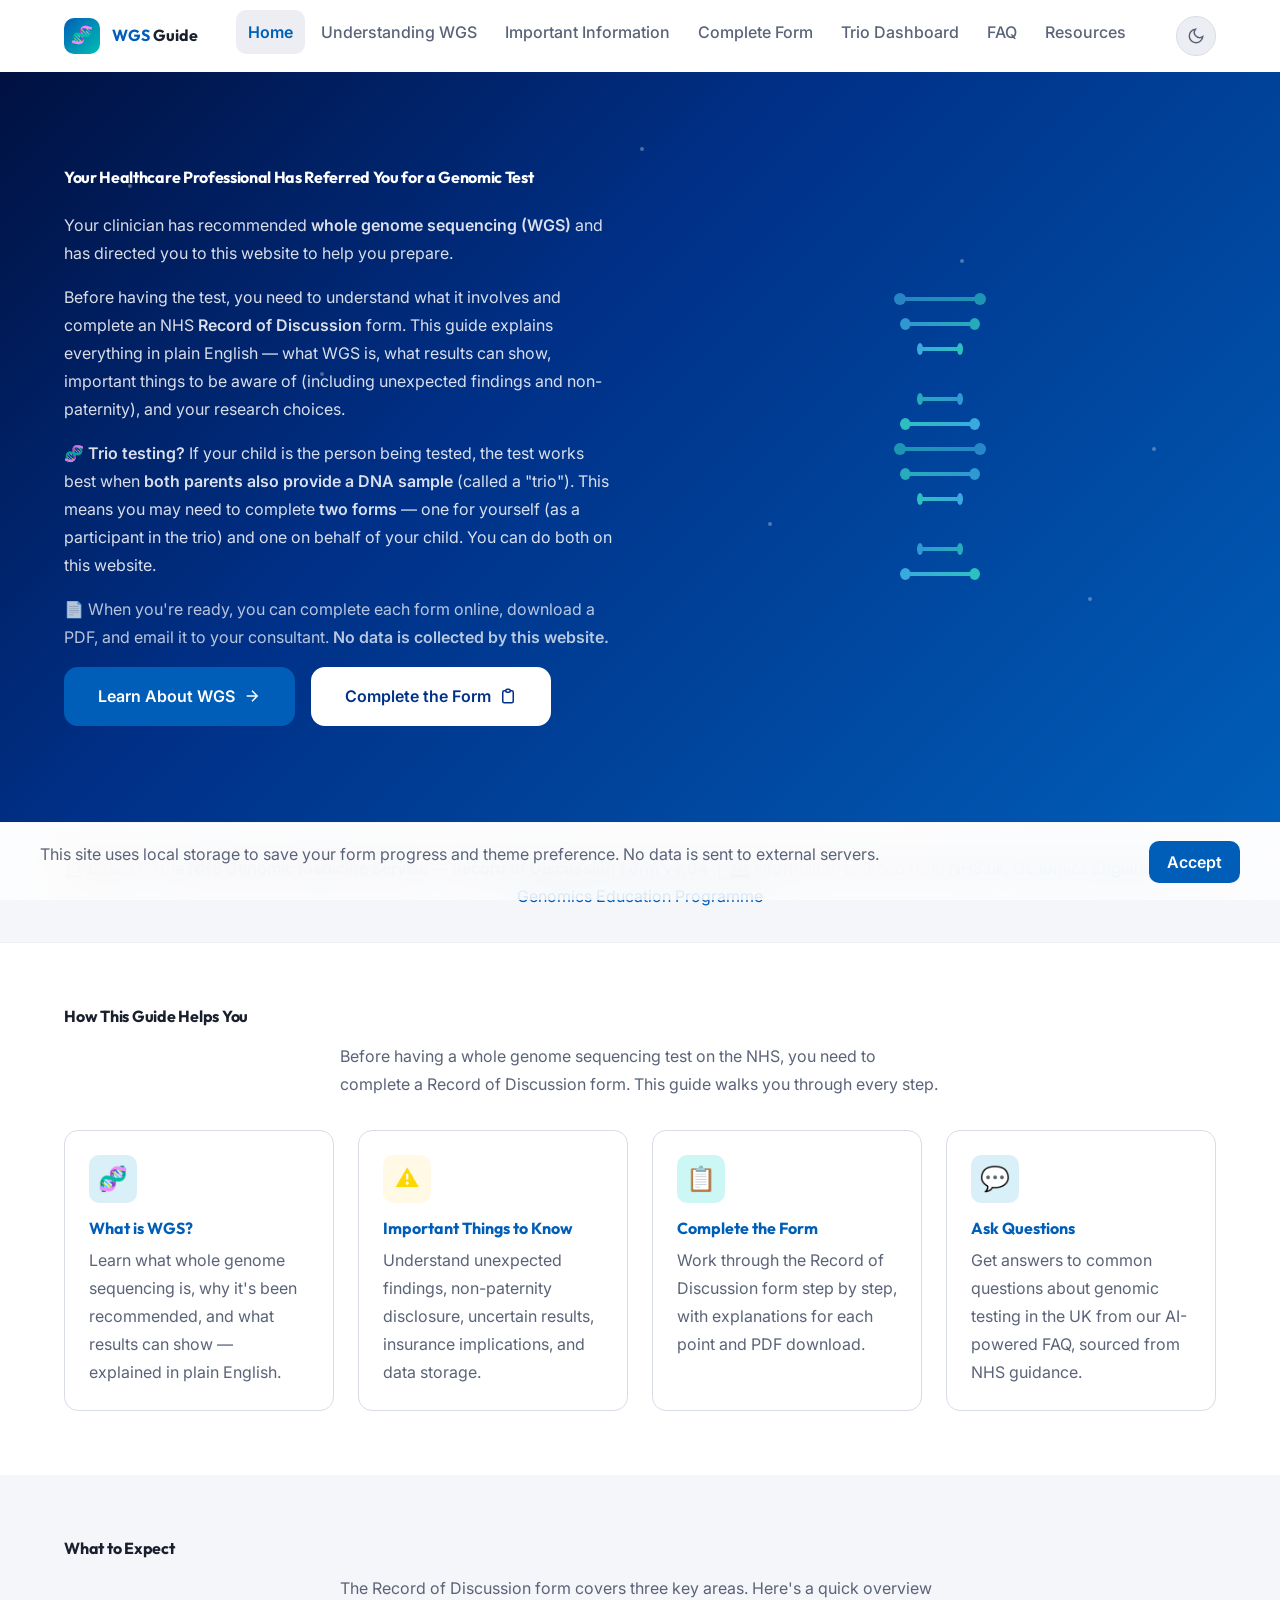
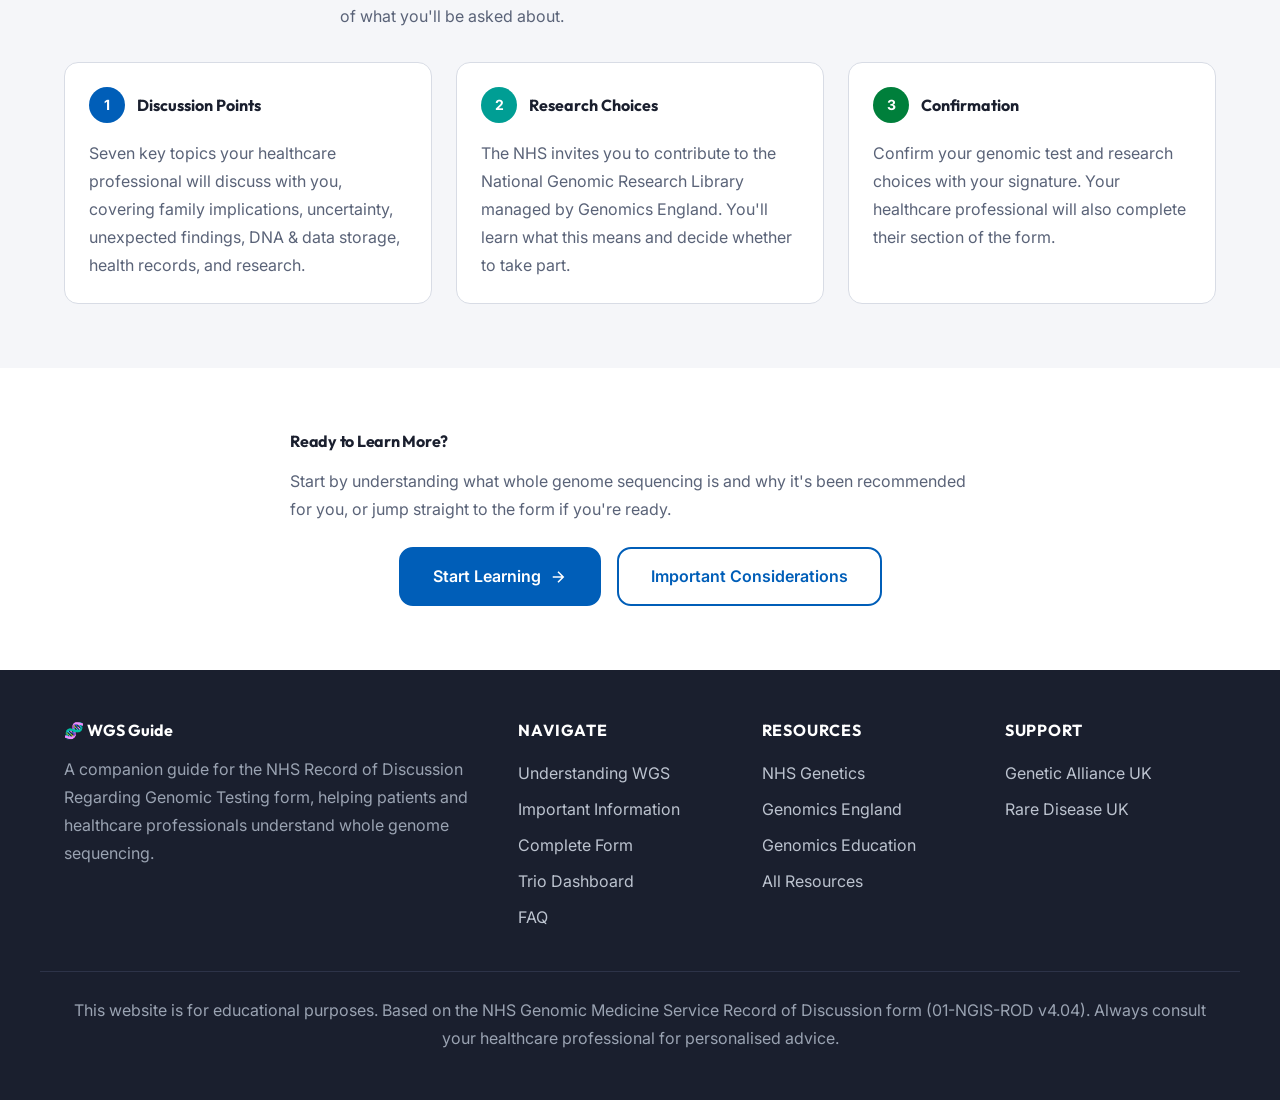
<file: index.html>
<!DOCTYPE html>
<html lang="en">
<head>
  <meta charset="UTF-8">
  <meta name="viewport" content="width=device-width, initial-scale=1.0, viewport-fit=cover">
  <title>WGS Guide — Understanding Your Genomic Test</title>
  <meta name="description" content="A companion guide for the NHS Record of Discussion Regarding Genomic Testing. Understand whole genome sequencing, its implications, and complete your RoD form.">
  <link rel="stylesheet" href="css/design-system.css">
  <link rel="stylesheet" href="css/components.css">
  <link rel="stylesheet" href="css/pages.css">
  <link rel="icon" type="image/svg+xml" href="data:image/svg+xml,<svg xmlns='http://www.w3.org/2000/svg' viewBox='0 0 100 100'><text y='.9em' font-size='90'>🧬</text></svg>">
</head>
<body>
  <a href="#main" class="skip-to-content">Skip to main content</a>

  <div id="site-nav"></div>

  <main id="main">
    <!-- Hero Section -->
    <section class="hero">
      <div class="hero__bg"></div>
      <div class="hero__particles" aria-hidden="true">
        <div class="hero__particle" style="top:15%;left:10%;animation-delay:0s;animation-duration:5s"></div>
        <div class="hero__particle" style="top:40%;left:25%;animation-delay:1s;animation-duration:7s"></div>
        <div class="hero__particle" style="top:60%;left:60%;animation-delay:2s;animation-duration:4s"></div>
        <div class="hero__particle" style="top:25%;left:75%;animation-delay:0.5s;animation-duration:6s"></div>
        <div class="hero__particle" style="top:70%;left:85%;animation-delay:1.5s;animation-duration:5.5s"></div>
        <div class="hero__particle" style="top:80%;left:40%;animation-delay:3s;animation-duration:8s"></div>
        <div class="hero__particle" style="top:10%;left:50%;animation-delay:2.5s;animation-duration:6.5s"></div>
        <div class="hero__particle" style="top:50%;left:90%;animation-delay:0.8s;animation-duration:7.5s"></div>
      </div>

      <div class="hero__content">
        <div class="hero__text">
          <h1>Your Healthcare Professional Has Referred You for a Genomic Test</h1>
          <p class="hero__lead">Your clinician has recommended <strong>whole genome sequencing (WGS)</strong> and has directed you to this website to help you prepare.</p>
          <p>Before having the test, you need to understand what it involves and complete an NHS <strong>Record of Discussion</strong> form. This guide explains everything in plain English — what WGS is, what results can show, important things to be aware of (including unexpected findings and non-paternity), and your research choices.</p>
          <p>🧬 <strong>Trio testing?</strong> If your child is the person being tested, the test works best when <strong>both parents also provide a DNA sample</strong> (called a "trio"). This means you may need to complete <strong>two forms</strong> — one for yourself (as a participant in the trio) and one on behalf of your child. You can do both on this website.</p>
          <p class="hero__note">📄 When you're ready, you can complete each form online, download a PDF, and email it to your consultant. <strong>No data is collected by this website.</strong></p>
          <div class="hero__actions">
            <a href="understanding-wgs.html" class="btn btn--primary btn--lg" id="hero-learn-btn">
              Learn About WGS
              <svg fill="none" viewBox="0 0 24 24" stroke="currentColor" stroke-width="2"><path d="M5 12h14M12 5l7 7-7 7"/></svg>
            </a>
            <a href="form.html" class="btn btn--secondary btn--lg btn--hero-ghost" id="hero-form-btn">
              Complete the Form
              <svg fill="none" viewBox="0 0 24 24" stroke="currentColor" stroke-width="2"><path d="M9 5H7a2 2 0 00-2 2v12a2 2 0 002 2h10a2 2 0 002-2V7a2 2 0 00-2-2h-2M9 5a2 2 0 002 2h2a2 2 0 002-2M9 5a2 2 0 012-2h2a2 2 0 012 2"/></svg>
            </a>
          </div>
        </div>
        <div class="hero__visual" aria-hidden="true">
          <div class="dna-helix">
            <div class="dna-strand" id="dna-strand"></div>
          </div>
        </div>
      </div>
    </section>

    <!-- Trust Bar -->
    <section class="section--sm trust-bar">
      <div class="container text-center">
        <p class="text-muted text-sm mb-0">
          📋 Based on the <strong>NHS Genomic Medicine Service — Record of Discussion Form v4.04</strong> &nbsp;|&nbsp;
          🏥 Information sourced from <a href="https://www.nhs.uk/conditions/genetics/" target="_blank" rel="noopener">NHS.uk</a>,
          <a href="https://www.genomicsengland.co.uk/" target="_blank" rel="noopener">Genomics England</a>, and the
          <a href="https://www.genomicseducation.hee.nhs.uk/" target="_blank" rel="noopener">Genomics Education Programme</a>
        </p>
      </div>
    </section>

    <!-- Overview Cards -->
    <section class="section" id="overview">
      <div class="container">
        <div class="mb-8">
          <h2 class="mb-4">How This Guide Helps You</h2>
          <p class="text-muted text-measure">Before having a whole genome sequencing test on the NHS, you need to complete a Record of Discussion form. This guide walks you through every step.</p>
        </div>

        <div class="grid grid-4 gap-6">
          <a href="understanding-wgs.html" class="card card--interactive animate-on-scroll" id="card-understanding">
            <div class="card__icon card__icon--blue">🧬</div>
            <h4 class="card__title">What is WGS?</h4>
            <p class="card__desc">Learn what whole genome sequencing is, why it's been recommended, and what results can show — explained in plain English.</p>
          </a>

          <a href="pitfalls.html" class="card card--interactive animate-on-scroll delay-1" id="card-pitfalls">
            <div class="card__icon card__icon--amber">⚠️</div>
            <h4 class="card__title">Important Things to Know</h4>
            <p class="card__desc">Understand unexpected findings, non-paternity disclosure, uncertain results, insurance implications, and data storage.</p>
          </a>

          <a href="form.html" class="card card--interactive animate-on-scroll delay-2" id="card-form">
            <div class="card__icon card__icon--teal">📋</div>
            <h4 class="card__title">Complete the Form</h4>
            <p class="card__desc">Work through the Record of Discussion form step by step, with explanations for each point and PDF download.</p>
          </a>

          <a href="faq.html" class="card card--interactive animate-on-scroll delay-3" id="card-faq">
            <div class="card__icon card__icon--blue">💬</div>
            <h4 class="card__title">Ask Questions</h4>
            <p class="card__desc">Get answers to common questions about genomic testing in the UK from our AI-powered FAQ, sourced from NHS guidance.</p>
          </a>
        </div>
      </div>
    </section>

    <!-- What to Expect -->
    <section class="section bg-secondary">
      <div class="container">
        <div class="mb-8">
          <h2 class="mb-4">What to Expect</h2>
          <p class="text-muted text-measure">The Record of Discussion form covers three key areas. Here's a quick overview of what you'll be asked about.</p>
        </div>

        <div class="grid grid-3 gap-6">
          <div class="card animate-on-scroll" id="expect-discussion">
            <div class="step-header">
              <div class="step-circle step-circle--primary">1</div>
              <h4 class="mb-0">Discussion Points</h4>
            </div>
            <p class="card__desc">Seven key topics your healthcare professional will discuss with you, covering family implications, uncertainty, unexpected findings, DNA & data storage, health records, and research.</p>
          </div>

          <div class="card animate-on-scroll delay-1" id="expect-research">
            <div class="step-header">
              <div class="step-circle step-circle--teal">2</div>
              <h4 class="mb-0">Research Choices</h4>
            </div>
            <p class="card__desc">The NHS invites you to contribute to the National Genomic Research Library managed by Genomics England. You'll learn what this means and decide whether to take part.</p>
          </div>

          <div class="card animate-on-scroll delay-2" id="expect-confirm">
            <div class="step-header">
              <div class="step-circle step-circle--green">3</div>
              <h4 class="mb-0">Confirmation</h4>
            </div>
            <p class="card__desc">Confirm your genomic test and research choices with your signature. Your healthcare professional will also complete their section of the form.</p>
          </div>
        </div>
      </div>
    </section>

    <!-- CTA -->
    <section class="section">
      <div class="container">
        <div class="animate-on-scroll text-measure--wide">
          <h2 class="mb-4">Ready to Learn More?</h2>
          <p class="text-muted mb-6">Start by understanding what whole genome sequencing is and why it's been recommended for you, or jump straight to the form if you're ready.</p>
          <div class="btn-group">
            <a href="understanding-wgs.html" class="btn btn--primary btn--lg" id="cta-learn-btn">
              Start Learning
              <svg fill="none" viewBox="0 0 24 24" stroke="currentColor" stroke-width="2"><path d="M5 12h14M12 5l7 7-7 7"/></svg>
            </a>
            <a href="pitfalls.html" class="btn btn--secondary btn--lg" id="cta-pitfalls-btn">
              Important Considerations
            </a>
          </div>
        </div>
      </div>
    </section>
  </main>

  <div id="site-footer"></div>

  <div class="cookie-banner" id="cookie-banner">
    <div class="cookie-banner__inner">
      <p class="cookie-banner__text">This site uses local storage to save your form progress and theme preference. No data is sent to external servers.</p>
      <div class="cookie-banner__actions">
        <button class="btn btn--primary btn--sm" id="cookie-accept">Accept</button>
      </div>
    </div>
  </div>

  <script src="js/chrome.js"></script>
  <script src="js/app.js"></script>
  <script>
    // DNA Helix Animation
    const strand = document.getElementById('dna-strand');
    if (strand) {
      const bases = 12;
      for (let i = 0; i < bases; i++) {
        const base = document.createElement('div');
        base.className = 'dna-base';
        base.style.top = `${(i / bases) * 100}%`;
        base.style.transform = `translateX(-50%) rotateY(${(i / bases) * 360}deg)`;
        base.style.background = `linear-gradient(90deg, var(--color-primary-400), var(--color-secondary-400))`;
        base.style.opacity = 0.6 + (i % 3) * 0.15;
        strand.appendChild(base);
      }
    }
  </script>
</body>
</html>
</file>
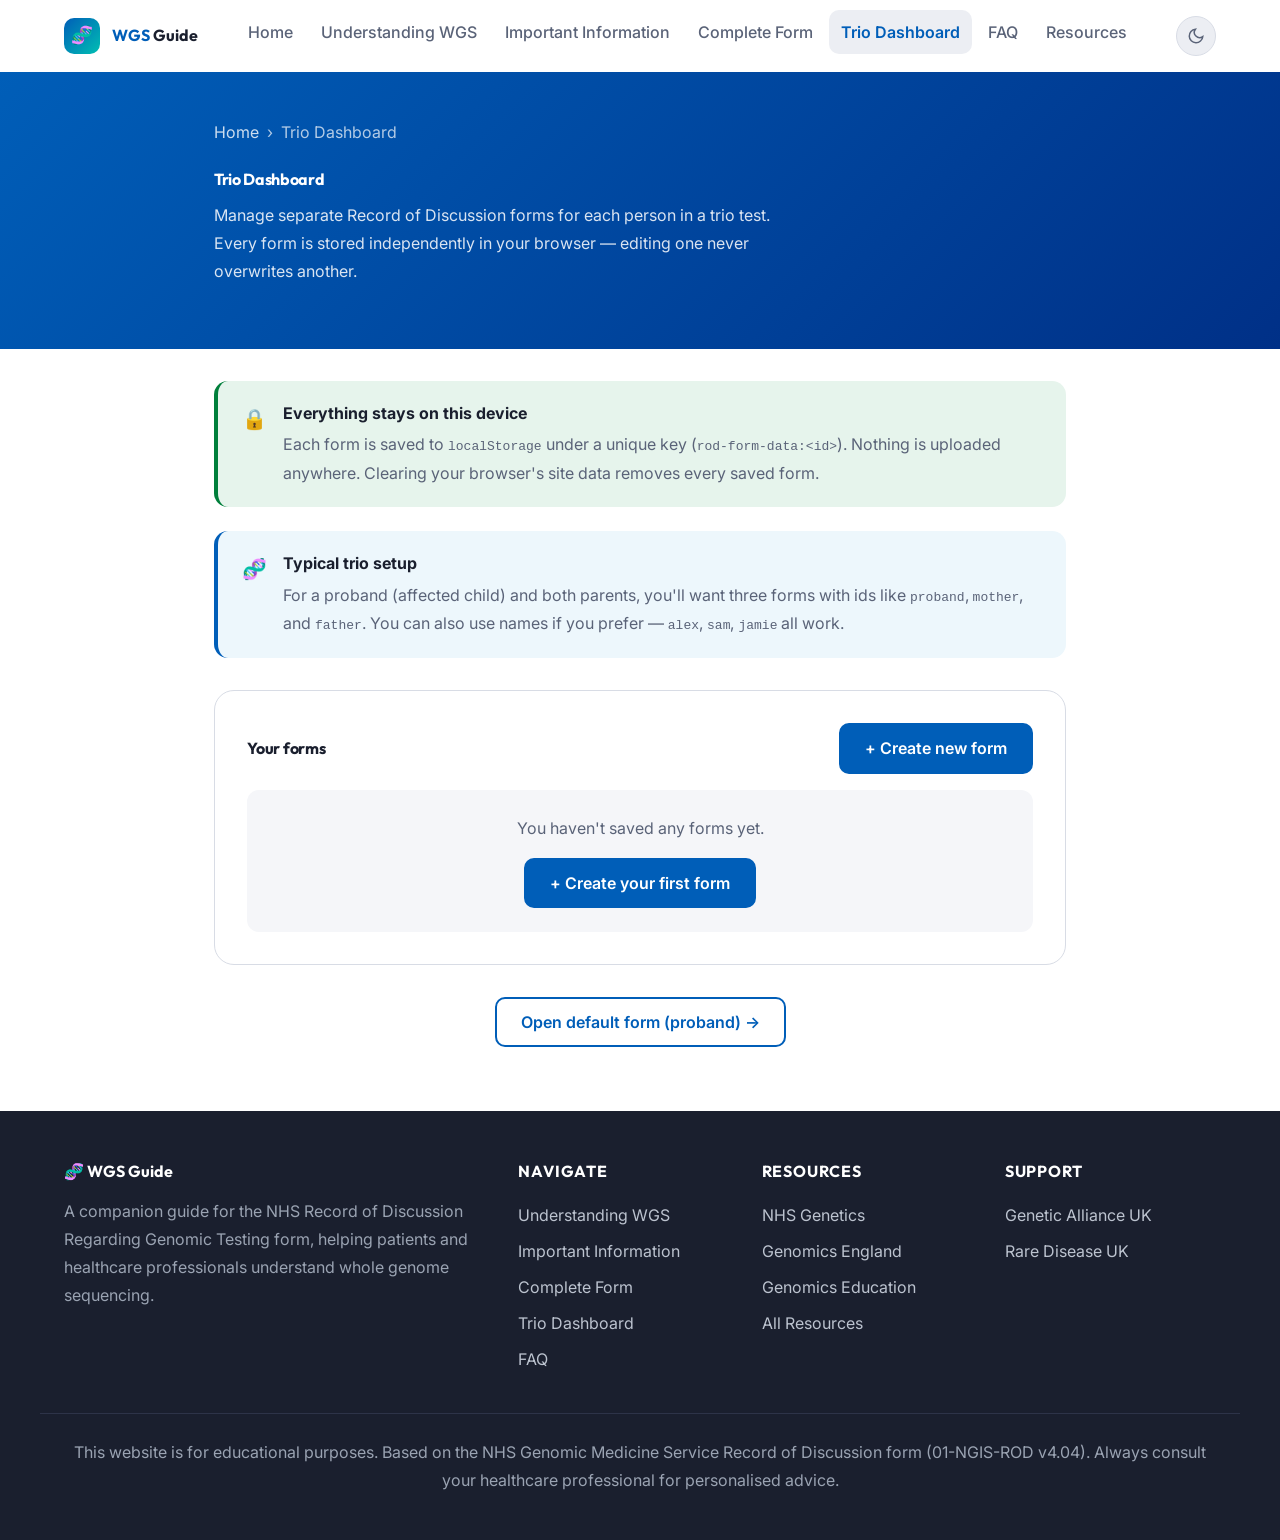
<file: dashboard.html>
<!DOCTYPE html>
<html lang="en">
<head>
  <meta charset="UTF-8">
  <meta name="viewport" content="width=device-width, initial-scale=1.0, viewport-fit=cover">
  <title>Trio Dashboard — WGS Guide</title>
  <meta name="description" content="Manage multiple Record of Discussion forms for a trio test. Each family member can have their own independent form stored only in your browser.">
  <link rel="stylesheet" href="css/design-system.css">
  <link rel="stylesheet" href="css/components.css">
  <link rel="stylesheet" href="css/pages.css">
  <link rel="icon" type="image/svg+xml" href="data:image/svg+xml,<svg xmlns='http://www.w3.org/2000/svg' viewBox='0 0 100 100'><text y='.9em' font-size='90'>🧬</text></svg>">
</head>
<body>
  <a href="#main" class="skip-to-content">Skip to main content</a>
  <div id="site-nav"></div>

  <main id="main">
    <div class="page-header">
      <div class="page-header__content">
        <div class="breadcrumb"><a href="index.html">Home</a><span aria-hidden="true">›</span><span>Trio Dashboard</span></div>
        <h1>Trio Dashboard</h1>
        <p>Manage separate Record of Discussion forms for each person in a trio test. Every form is stored independently in your browser — editing one never overwrites another.</p>
      </div>
    </div>

    <div class="container page-content page-content--narrow">

      <div class="alert alert--success mb-6">
        <div class="alert__icon">🔒</div>
        <div class="alert__content">
          <div class="alert__title">Everything stays on this device</div>
          <p class="alert__text mb-0">Each form is saved to <code>localStorage</code> under a unique key (<code>rod-form-data:&lt;id&gt;</code>). Nothing is uploaded anywhere. Clearing your browser's site data removes every saved form.</p>
        </div>
      </div>

      <div class="alert alert--info mb-6">
        <div class="alert__icon">🧬</div>
        <div class="alert__content">
          <div class="alert__title">Typical trio setup</div>
          <p class="alert__text mb-0">For a proband (affected child) and both parents, you'll want three forms with ids like <code>proband</code>, <code>mother</code>, and <code>father</code>. You can also use names if you prefer — <code>alex</code>, <code>sam</code>, <code>jamie</code> all work.</p>
        </div>
      </div>

      <div class="form-section mt-8">
        <div class="dashboard-header">
          <h2 class="mb-0">Your forms</h2>
          <button class="btn btn--primary" id="create-form-btn">+ Create new form</button>
        </div>

        <div id="dashboard-empty" class="dashboard-empty" style="display:none">
          <p class="mb-4 text-muted">You haven't saved any forms yet.</p>
          <button class="btn btn--primary" id="create-form-btn-empty">+ Create your first form</button>
        </div>

        <div id="dashboard-list" class="dashboard-list"></div>
      </div>

      <div class="mt-8 text-center">
        <a href="form.html" class="btn btn--secondary">Open default form (proband) →</a>
      </div>
    </div>
  </main>

  <div id="site-footer"></div>

  <script src="js/chrome.js"></script>
  <script src="js/app.js"></script>
  <script src="js/persistence.js"></script>
  <script src="js/dashboard.js"></script>
</body>
</html>
</file>
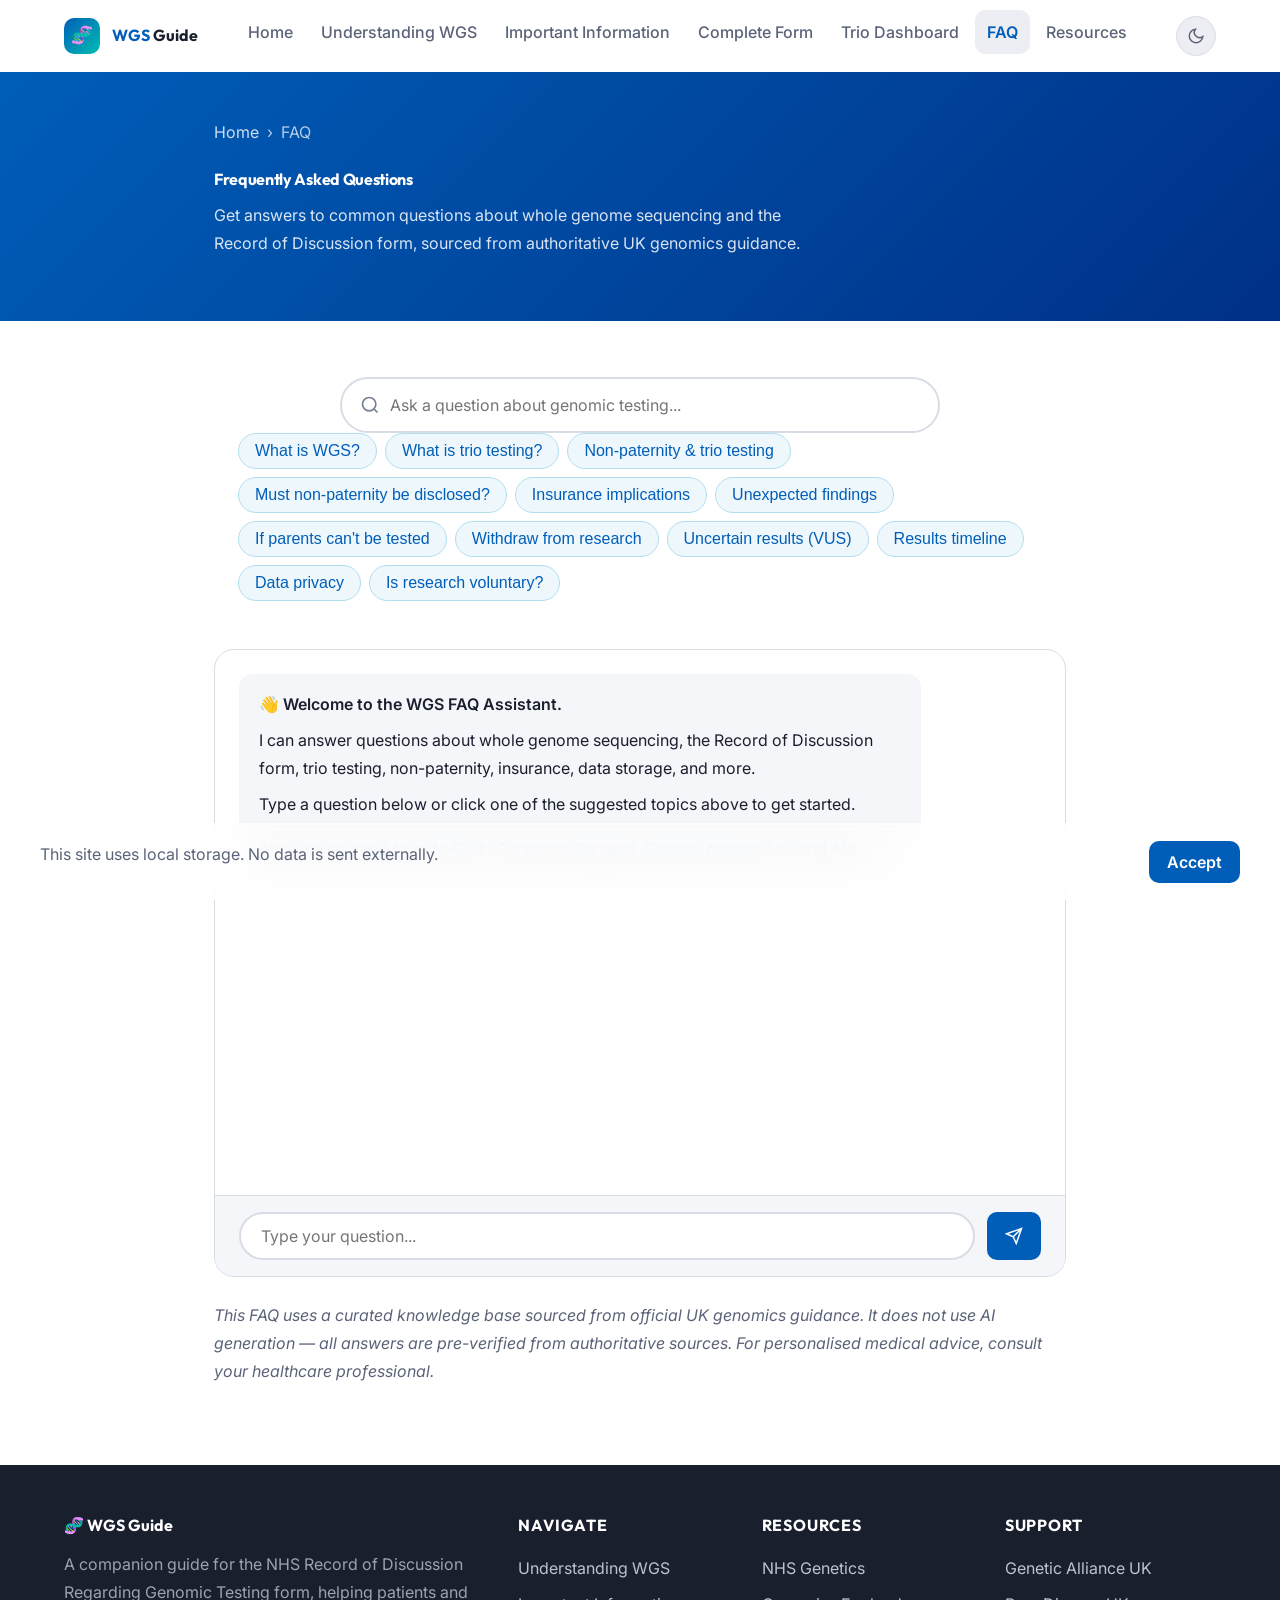
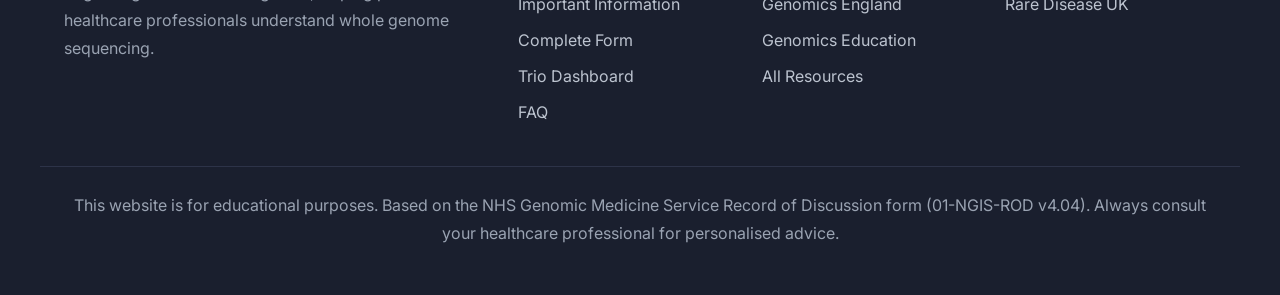
<file: faq.html>
<!DOCTYPE html>
<html lang="en">
<head>
  <meta charset="UTF-8">
  <meta name="viewport" content="width=device-width, initial-scale=1.0, viewport-fit=cover">
  <title>FAQ — WGS Guide</title>
  <meta name="description" content="Frequently asked questions about whole genome sequencing, the Record of Discussion form, trio testing, and genomic testing in the UK.">
  <link rel="stylesheet" href="css/design-system.css">
  <link rel="stylesheet" href="css/components.css">
  <link rel="stylesheet" href="css/pages.css">
  <link rel="icon" type="image/svg+xml" href="data:image/svg+xml,<svg xmlns='http://www.w3.org/2000/svg' viewBox='0 0 100 100'><text y='.9em' font-size='90'>🧬</text></svg>">
</head>
<body>
  <a href="#main" class="skip-to-content">Skip to main content</a>
  <div id="site-nav"></div>

  <main id="main">
    <div class="page-header">
      <div class="page-header__content">
        <div class="breadcrumb"><a href="index.html">Home</a><span aria-hidden="true">›</span><span>FAQ</span></div>
        <h1>Frequently Asked Questions</h1>
        <p>Get answers to common questions about whole genome sequencing and the Record of Discussion form, sourced from authoritative UK genomics guidance.</p>
      </div>
    </div>

    <div class="container page-content page-content--narrow">
      <!-- Search -->
      <div class="faq-search mb-8">
        <svg class="faq-search__icon" fill="none" viewBox="0 0 24 24" stroke="currentColor" stroke-width="2"><circle cx="11" cy="11" r="8"/><line x1="21" y1="21" x2="16.65" y2="16.65"/></svg>
        <input type="text" class="faq-search__input" id="faq-search-input" placeholder="Ask a question about genomic testing..." autocomplete="off" aria-label="Search FAQ">
      </div>

      <!-- Quick Question Chips -->
      <div class="chat__chips mb-8" id="faq-chips">
        <button class="chat__chip" data-q="What is whole genome sequencing?">What is WGS?</button>
        <button class="chat__chip" data-q="What is trio testing?">What is trio testing?</button>
        <button class="chat__chip" data-q="Can trio testing reveal non-paternity?">Non-paternity & trio testing</button>
        <button class="chat__chip" data-q="Does non-paternity have to be disclosed?">Must non-paternity be disclosed?</button>
        <button class="chat__chip" data-q="Will my test results affect my insurance?">Insurance implications</button>
        <button class="chat__chip" data-q="What are unexpected findings?">Unexpected findings</button>
        <button class="chat__chip" data-q="What if both parents can't be tested?">If parents can't be tested</button>
        <button class="chat__chip" data-q="Can I withdraw from research later?">Withdraw from research</button>
        <button class="chat__chip" data-q="What is a variant of uncertain significance?">Uncertain results (VUS)</button>
        <button class="chat__chip" data-q="How long do results take?">Results timeline</button>
        <button class="chat__chip" data-q="Who can see my genomic data?">Data privacy</button>
        <button class="chat__chip" data-q="Is research participation voluntary?">Is research voluntary?</button>
      </div>

      <!-- Chat Interface -->
      <div class="chat" id="faq-chat">
        <div class="chat__messages" id="chat-messages">
          <div class="chat__bubble chat__bubble--bot">
            <p class="mb-2">👋 <strong>Welcome to the WGS FAQ Assistant.</strong></p>
            <p class="mb-2">I can answer questions about whole genome sequencing, the Record of Discussion form, trio testing, non-paternity, insurance, data storage, and more.</p>
            <p class="mb-0">Type a question below or click one of the suggested topics above to get started.</p>
            <div class="chat__source">Answers sourced from NHS.uk, Genomics England, Genetic Alliance UK, and ABI</div>
          </div>
        </div>
        <div class="chat__input-area">
          <input type="text" class="chat__input" id="chat-input" placeholder="Type your question..." aria-label="Type your question">
          <button class="btn btn--primary btn--sm" id="chat-send" aria-label="Send">
            <svg fill="none" viewBox="0 0 24 24" stroke="currentColor" stroke-width="2" style="width:18px;height:18px"><path d="M22 2L11 13M22 2l-7 20-4-9-9-4 20-7z"/></svg>
          </button>
        </div>
      </div>

      <p class="text-muted text-sm mt-6">
        <em>This FAQ uses a curated knowledge base sourced from official UK genomics guidance. It does not use AI generation — all answers are pre-verified from authoritative sources. For personalised medical advice, consult your healthcare professional.</em>
      </p>
    </div>
  </main>

  <div id="site-footer"></div>
  <div class="cookie-banner" id="cookie-banner"><div class="cookie-banner__inner"><p class="cookie-banner__text">This site uses local storage. No data is sent externally.</p><div class="cookie-banner__actions"><button class="btn btn--primary btn--sm" id="cookie-accept">Accept</button></div></div></div>
  <script src="js/chrome.js"></script>
  <script src="js/app.js"></script>
  <script src="js/vendor/fuse.min.js"></script>
  <script src="js/faq.js"></script>
</body>
</html>
</file>
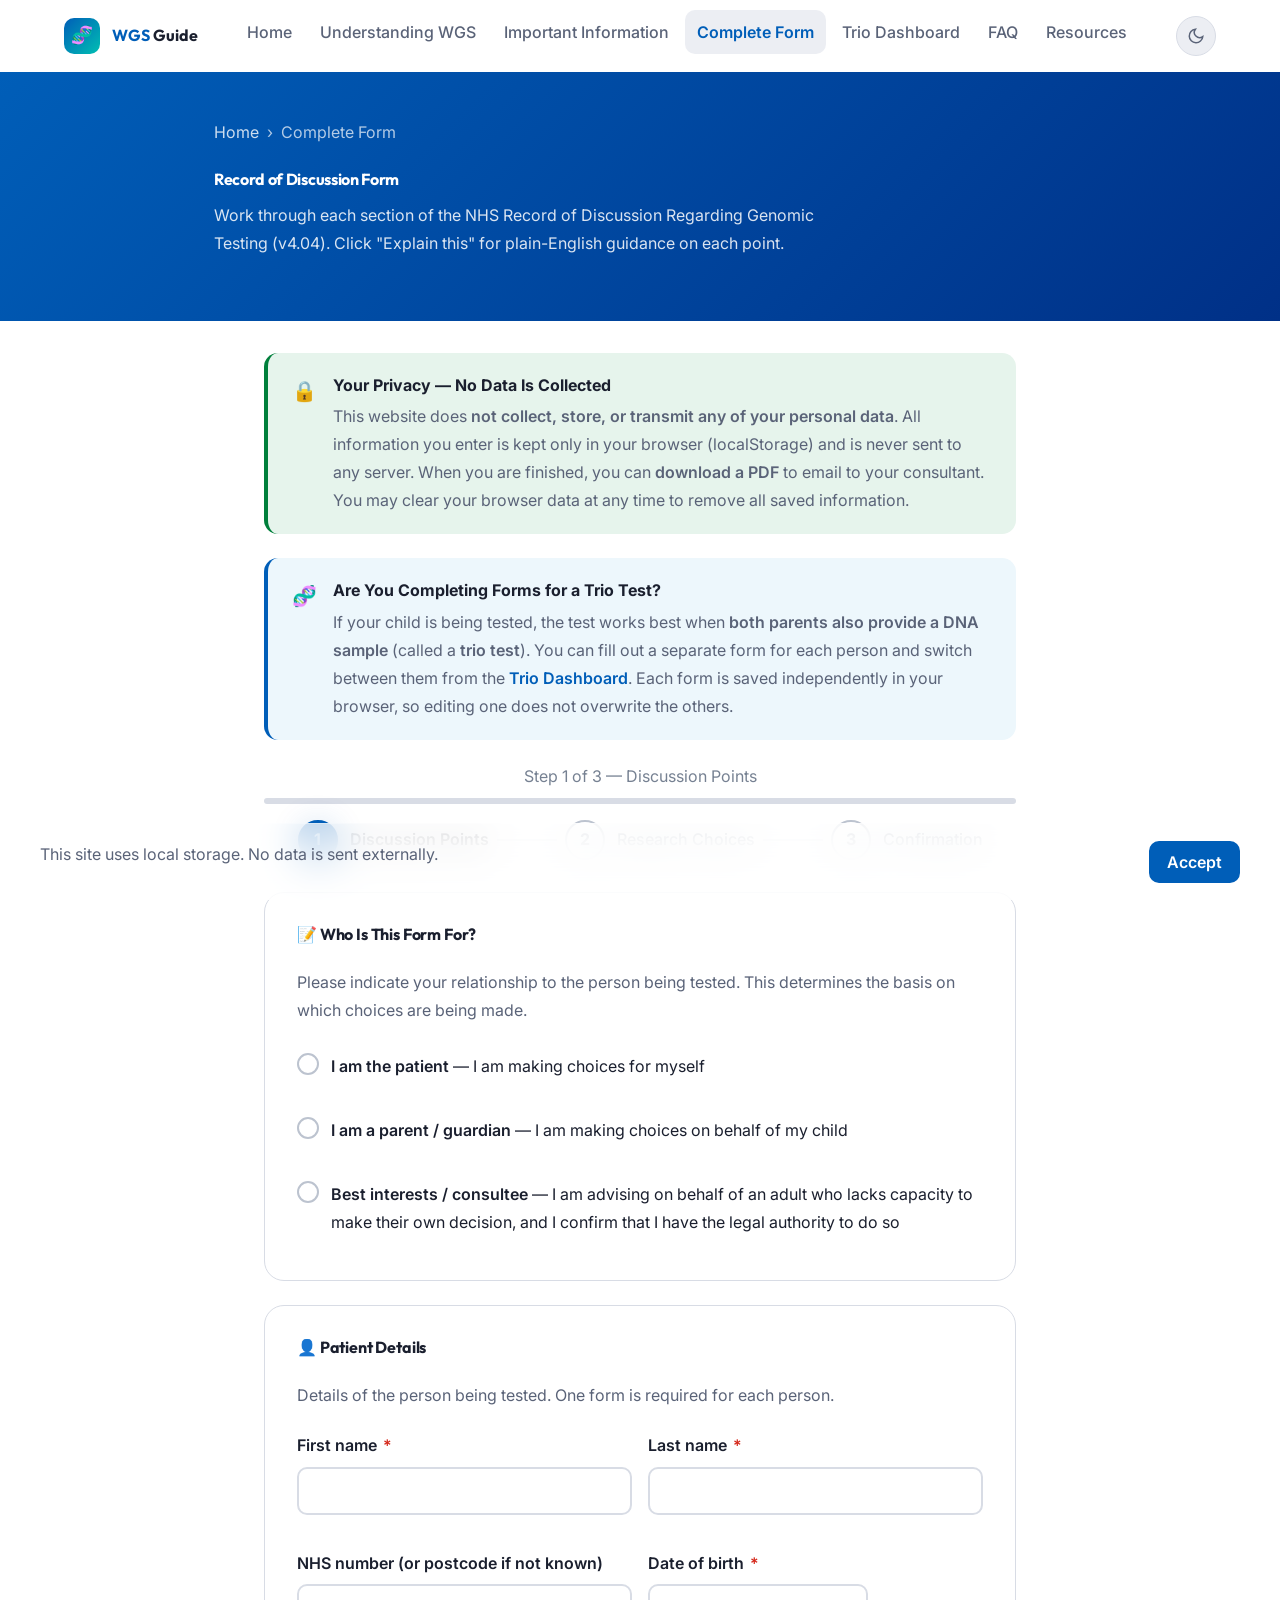
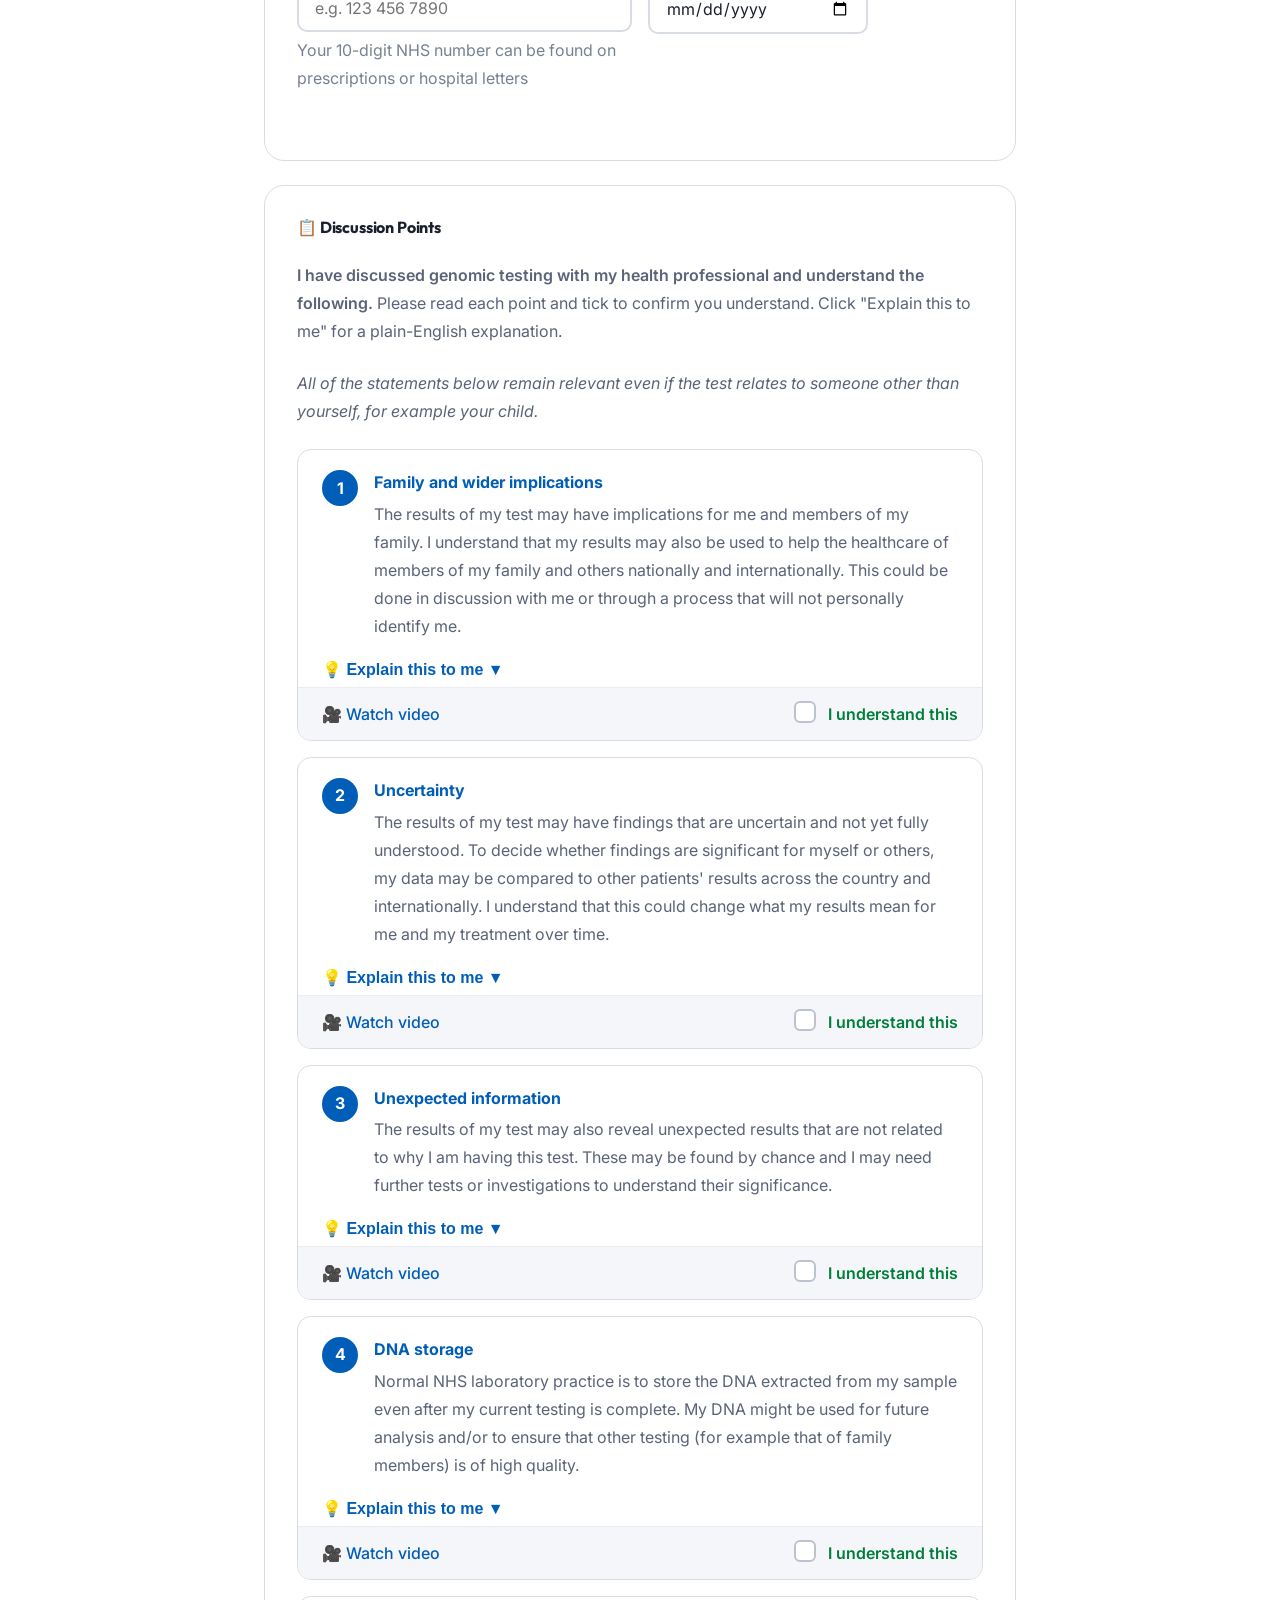
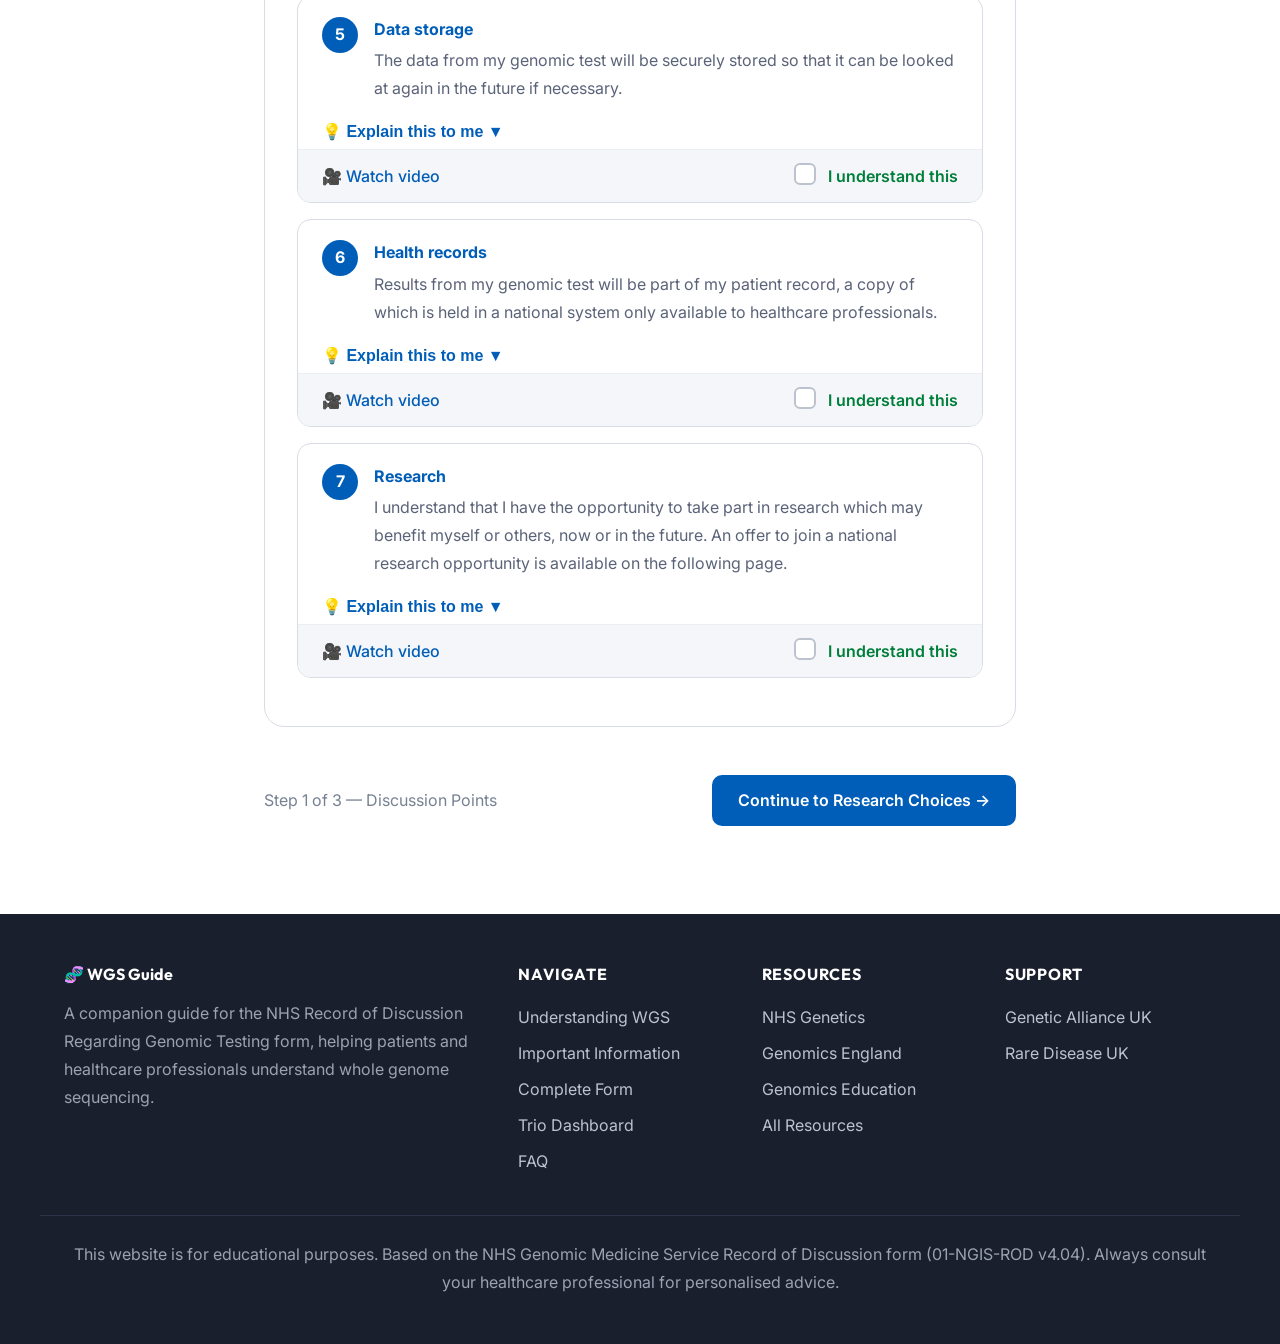
<file: form.html>
<!DOCTYPE html>
<html lang="en">
<head>
  <meta charset="UTF-8">
  <meta name="viewport" content="width=device-width, initial-scale=1.0, viewport-fit=cover">
  <title>Complete the Record of Discussion — WGS Guide</title>
  <meta name="description" content="Work through the NHS Record of Discussion Regarding Genomic Testing form step by step, with plain-English explanations and PDF download.">
  <link rel="stylesheet" href="css/design-system.css">
  <link rel="stylesheet" href="css/components.css">
  <link rel="stylesheet" href="css/pages.css">
  <link rel="icon" type="image/svg+xml" href="data:image/svg+xml,<svg xmlns='http://www.w3.org/2000/svg' viewBox='0 0 100 100'><text y='.9em' font-size='90'>🧬</text></svg>">
</head>
<body>
  <a href="#main" class="skip-to-content">Skip to main content</a>
  <div id="site-nav"></div>

  <main id="main">
    <div class="page-header">
      <div class="page-header__content">
        <div class="breadcrumb"><a href="index.html">Home</a><span aria-hidden="true">›</span><span>Complete Form</span></div>
        <h1>Record of Discussion Form</h1>
        <p>Work through each section of the NHS Record of Discussion Regarding Genomic Testing (v4.04). Click "Explain this" for plain-English guidance on each point.</p>
      </div>
    </div>

    <div class="container form-page page-content">

      <!-- Privacy Notice -->
      <div class="alert alert--success mb-6" id="privacy-notice">
        <div class="alert__icon">🔒</div>
        <div class="alert__content">
          <div class="alert__title">Your Privacy — No Data Is Collected</div>
          <p class="alert__text mb-0">This website does <strong>not collect, store, or transmit any of your personal data</strong>. All information you enter is kept only in your browser (localStorage) and is never sent to any server. When you are finished, you can <strong>download a PDF</strong> to email to your consultant. You may clear your browser data at any time to remove all saved information.</p>
        </div>
      </div>

      <!-- Trio Testing Info -->
      <div class="alert alert--info mb-6" id="trio-notice">
        <div class="alert__icon">🧬</div>
        <div class="alert__content">
          <div class="alert__title">Are You Completing Forms for a Trio Test?</div>
          <p class="alert__text mb-0">If your child is being tested, the test works best when <strong>both parents also provide a DNA sample</strong> (called a <strong>trio test</strong>). You can fill out a separate form for each person and switch between them from the <a href="dashboard.html"><strong>Trio Dashboard</strong></a>. Each form is saved independently in your browser, so editing one does not overwrite the others.</p>
        </div>
      </div>

      <!-- Current form id badge (hidden when editing the default proband form) -->
      <div id="form-id-badge" class="alert alert--warning mb-6" style="display:none;font-weight:600"></div>

      <!-- Progress -->
      <div class="progress-bar__label" id="progress-label">Step 1 of 3 — Discussion Points</div>
      <div class="progress-bar" role="progressbar" aria-valuenow="0" aria-valuemin="0" aria-valuemax="100" aria-label="Form progress: Step 1 of 3"><div class="progress-bar__fill" id="progress-fill" style="width:0%"></div></div>
      <div class="steps" id="step-indicators">
        <div class="step active" data-step="1">
          <div class="step__circle">1</div>
          <div class="step__label">Discussion Points</div>
        </div>
        <div class="step__connector"></div>
        <div class="step" data-step="2">
          <div class="step__circle">2</div>
          <div class="step__label">Research Choices</div>
        </div>
        <div class="step__connector"></div>
        <div class="step" data-step="3">
          <div class="step__circle">3</div>
          <div class="step__label">Confirmation</div>
        </div>
      </div>

      <!-- STEP 1: Patient Details & Discussion Points -->
      <div class="form-step active" id="step-1">
        <!-- Who is this form for? -->
        <div class="form-section mb-6">
          <div class="form-section__title">
            <h3>📝 Who Is This Form For?</h3>
          </div>
          <p class="text-muted text-sm mb-4">Please indicate your relationship to the person being tested. This determines the basis on which choices are being made.</p>
          <div class="form-options">
            <label class="form-check">
              <input type="radio" name="consent-basis" value="self" id="consent-self" required>
              <span class="form-check__label"><strong>I am the patient</strong> — I am making choices for myself</span>
            </label>
            <label class="form-check">
              <input type="radio" name="consent-basis" value="child" id="consent-child">
              <span class="form-check__label"><strong>I am a parent / guardian</strong> — I am making choices on behalf of my child</span>
            </label>
            <label class="form-check">
              <input type="radio" name="consent-basis" value="best-interests" id="consent-bestinterest">
              <span class="form-check__label"><strong>Best interests / consultee</strong> — I am advising on behalf of an adult who lacks capacity to make their own decision, and I confirm that I have the legal authority to do so</span>
            </label>
          </div>
        </div>

        <div class="form-section">
          <div class="form-section__title">
            <h3>👤 Patient Details</h3>
          </div>
          <p class="text-muted text-sm mb-6">Details of the person being tested. One form is required for each person.</p>
          <div class="patient-details">
            <div class="form-group">
              <label class="form-label" for="first-name">First name <span class="required">*</span></label>
              <input class="form-input" type="text" id="first-name" name="first-name" required autocomplete="given-name">
            </div>
            <div class="form-group">
              <label class="form-label" for="last-name">Last name <span class="required">*</span></label>
              <input class="form-input" type="text" id="last-name" name="last-name" required autocomplete="family-name">
            </div>
            <div class="form-group">
              <label class="form-label" for="nhs-number">NHS number (or postcode if not known)</label>
              <input class="form-input" type="text" id="nhs-number" name="nhs-number" placeholder="e.g. 123 456 7890">
              <p class="form-hint">Your 10-digit NHS number can be found on prescriptions or hospital letters</p>
            </div>
            <div class="form-group">
              <label class="form-label" for="dob">Date of birth <span class="required">*</span></label>
              <input class="form-input" type="date" id="dob" name="dob" required>
            </div>
          </div>
        </div>

        <div class="form-section mt-6">
          <div class="form-section__title">
            <h3>📋 Discussion Points</h3>
          </div>
          <p class="text-muted text-sm mb-6"><strong>I have discussed genomic testing with my health professional and understand the following.</strong> Please read each point and tick to confirm you understand. Click "Explain this to me" for a plain-English explanation.</p>
          <p class="text-muted text-sm mb-6"><em>All of the statements below remain relevant even if the test relates to someone other than yourself, for example your child.</em></p>

          <!-- Point 1 -->
          <div class="discussion-point" id="dp-1">
            <div class="discussion-point__header">
              <div class="discussion-point__number">1</div>
              <div>
                <div class="discussion-point__title">Family and wider implications</div>
                <p class="discussion-point__statement">The results of my test may have implications for me and members of my family. I understand that my results may also be used to help the healthcare of members of my family and others nationally and internationally. This could be done in discussion with me or through a process that will not personally identify me.</p>
              </div>
            </div>
            <button class="discussion-point__expand" data-target="explain-1">💡 Explain this to me ▼</button>
            <div class="discussion-point__explanation" id="explain-1">
              <div class="discussion-point__explanation-inner">
                <p><strong>What this means:</strong> Your genetic results don't just affect you — they can provide important health information for your blood relatives too. For example, if a genetic variant is found that causes a condition, your siblings or children may also carry it.</p>
                <p>Your anonymised data may also be compared with other patients' data nationally and internationally to help scientists better understand genetic conditions. This comparison helps determine whether a genetic change is significant or common and harmless.</p>
                <p>If comparison involves discussion about specific results, this will happen with you directly. If it's done through databases, you won't be personally identified.</p>
                <p><a href="understanding-wgs.html#family-impact">Learn more about family implications →</a></p>
              </div>
            </div>
            <div class="discussion-point__actions">
              <button class="discussion-point__video-link" data-video="family-implications">🎥 Watch video</button>
              <label class="form-check form-check--inline">
                <input type="checkbox" class="dp-check" data-point="1">
                <span class="form-check__label form-check__label--success">I understand this</span>
              </label>
            </div>
          </div>

          <!-- Point 2 -->
          <div class="discussion-point" id="dp-2">
            <div class="discussion-point__header">
              <div class="discussion-point__number">2</div>
              <div>
                <div class="discussion-point__title">Uncertainty</div>
                <p class="discussion-point__statement">The results of my test may have findings that are uncertain and not yet fully understood. To decide whether findings are significant for myself or others, my data may be compared to other patients' results across the country and internationally. I understand that this could change what my results mean for me and my treatment over time.</p>
              </div>
            </div>
            <button class="discussion-point__expand" data-target="explain-2">💡 Explain this to me ▼</button>
            <div class="discussion-point__explanation" id="explain-2">
              <div class="discussion-point__explanation-inner">
                <p><strong>What this means:</strong> Genomic science is still evolving. Your test may find changes in your DNA called <strong>Variants of Uncertain Significance (VUS)</strong> — changes whose impact on health isn't yet fully understood.</p>
                <p>As more people have WGS and more research is done, the significance of these variants may become clearer. This means your results could potentially be re-interpreted in the future, which might change your diagnosis or treatment.</p>
                <p><a href="pitfalls.html#uncertain-results">Learn more about uncertain results →</a></p>
              </div>
            </div>
            <div class="discussion-point__actions">
              <button class="discussion-point__video-link" data-video="uncertainty">🎥 Watch video</button>
              <label class="form-check form-check--inline">
                <input type="checkbox" class="dp-check" data-point="2">
                <span class="form-check__label form-check__label--success">I understand this</span>
              </label>
            </div>
          </div>

          <!-- Point 3 -->
          <div class="discussion-point" id="dp-3">
            <div class="discussion-point__header">
              <div class="discussion-point__number">3</div>
              <div>
                <div class="discussion-point__title">Unexpected information</div>
                <p class="discussion-point__statement">The results of my test may also reveal unexpected results that are not related to why I am having this test. These may be found by chance and I may need further tests or investigations to understand their significance.</p>
              </div>
            </div>
            <button class="discussion-point__expand" data-target="explain-3">💡 Explain this to me ▼</button>
            <div class="discussion-point__explanation" id="explain-3">
              <div class="discussion-point__explanation-inner">
                <p><strong>What this means:</strong> Because WGS reads all of your DNA, it may discover genetic changes unrelated to the original reason for your test. For example, it might find you carry a gene associated with a different health condition.</p>
                <p>These are sometimes called "incidental" or "secondary" findings. If something significant is found, you may need additional tests or specialist referrals to understand what it means for your health.</p>
                <p><strong>This also includes the possibility of discovering unexpected family relationships</strong> (such as non-paternity), particularly when trio testing is performed. <a href="pitfalls.html#non-paternity">Read more about this →</a></p>
                <p><a href="pitfalls.html#unexpected-findings">Learn more about unexpected findings →</a></p>
              </div>
            </div>
            <div class="discussion-point__actions">
              <button class="discussion-point__video-link" data-video="unexpected">🎥 Watch video</button>
              <label class="form-check form-check--inline">
                <input type="checkbox" class="dp-check" data-point="3">
                <span class="form-check__label form-check__label--success">I understand this</span>
              </label>
            </div>
          </div>

          <!-- Point 4 -->
          <div class="discussion-point" id="dp-4">
            <div class="discussion-point__header">
              <div class="discussion-point__number">4</div>
              <div>
                <div class="discussion-point__title">DNA storage</div>
                <p class="discussion-point__statement">Normal NHS laboratory practice is to store the DNA extracted from my sample even after my current testing is complete. My DNA might be used for future analysis and/or to ensure that other testing (for example that of family members) is of high quality.</p>
              </div>
            </div>
            <button class="discussion-point__expand" data-target="explain-4">💡 Explain this to me ▼</button>
            <div class="discussion-point__explanation" id="explain-4">
              <div class="discussion-point__explanation-inner">
                <p><strong>What this means:</strong> After your test is complete, the NHS laboratory will keep the DNA they extracted from your sample. This is standard practice and serves two purposes:</p>
                <ul><li><strong>Future re-analysis:</strong> As genomic science advances, your stored DNA can be re-analysed with updated knowledge, potentially leading to new findings without needing a new sample.</li>
                <li><strong>Quality assurance:</strong> When family members are tested later, your stored DNA can be used to verify results and ensure accuracy.</li></ul>
                <p><a href="pitfalls.html#data-storage">Learn more about data storage →</a></p>
              </div>
            </div>
            <div class="discussion-point__actions">
              <button class="discussion-point__video-link" data-video="dna-storage">🎥 Watch video</button>
              <label class="form-check form-check--inline">
                <input type="checkbox" class="dp-check" data-point="4">
                <span class="form-check__label form-check__label--success">I understand this</span>
              </label>
            </div>
          </div>

          <!-- Point 5 -->
          <div class="discussion-point" id="dp-5">
            <div class="discussion-point__header">
              <div class="discussion-point__number">5</div>
              <div>
                <div class="discussion-point__title">Data storage</div>
                <p class="discussion-point__statement">The data from my genomic test will be securely stored so that it can be looked at again in the future if necessary.</p>
              </div>
            </div>
            <button class="discussion-point__expand" data-target="explain-5">💡 Explain this to me ▼</button>
            <div class="discussion-point__explanation" id="explain-5">
              <div class="discussion-point__explanation-inner">
                <p><strong>What this means:</strong> Your genomic data (the digital results from sequencing your DNA) will be stored in a secure national database. This is separate from your physical DNA sample.</p>
                <p>Key points:</p>
                <ul><li>Data is stored securely with strict access controls</li>
                <li>Only approved staff can access your data</li>
                <li>Where possible, identifying information is separated from the genomic data</li>
                <li><strong>Important:</strong> You cannot opt out of having your genomic data stored, even if you have an NHS data opt-out in place</li></ul>
                <p><a href="pitfalls.html#data-storage">Learn more about data storage →</a></p>
              </div>
            </div>
            <div class="discussion-point__actions">
              <button class="discussion-point__video-link" data-video="data-storage">🎥 Watch video</button>
              <label class="form-check form-check--inline">
                <input type="checkbox" class="dp-check" data-point="5">
                <span class="form-check__label form-check__label--success">I understand this</span>
              </label>
            </div>
          </div>

          <!-- Point 6 -->
          <div class="discussion-point" id="dp-6">
            <div class="discussion-point__header">
              <div class="discussion-point__number">6</div>
              <div>
                <div class="discussion-point__title">Health records</div>
                <p class="discussion-point__statement">Results from my genomic test will be part of my patient record, a copy of which is held in a national system only available to healthcare professionals.</p>
              </div>
            </div>
            <button class="discussion-point__expand" data-target="explain-6">💡 Explain this to me ▼</button>
            <div class="discussion-point__explanation" id="explain-6">
              <div class="discussion-point__explanation-inner">
                <p><strong>What this means:</strong> Just like any other medical test, the results of your genomic test will become part of your medical record. This means:</p>
                <ul><li>Your clinical team (doctors, nurses, genetic counsellors) can access your results to inform your care</li>
                <li>A copy is held on the National Genomic Medicine Service database, accessible only to authorised healthcare professionals</li>
                <li>This helps ensure continuity of care if you see different specialists or move to a different area</li></ul>
              </div>
            </div>
            <div class="discussion-point__actions">
              <button class="discussion-point__video-link" data-video="health-records">🎥 Watch video</button>
              <label class="form-check form-check--inline">
                <input type="checkbox" class="dp-check" data-point="6">
                <span class="form-check__label form-check__label--success">I understand this</span>
              </label>
            </div>
          </div>

          <!-- Point 7 -->
          <div class="discussion-point" id="dp-7">
            <div class="discussion-point__header">
              <div class="discussion-point__number">7</div>
              <div>
                <div class="discussion-point__title">Research</div>
                <p class="discussion-point__statement">I understand that I have the opportunity to take part in research which may benefit myself or others, now or in the future. An offer to join a national research opportunity is available on the following page.</p>
              </div>
            </div>
            <button class="discussion-point__expand" data-target="explain-7">💡 Explain this to me ▼</button>
            <div class="discussion-point__explanation" id="explain-7">
              <div class="discussion-point__explanation-inner">
                <p><strong>What this means:</strong> On the next page of this form, you'll be invited to consider contributing your data to the <strong>National Genomic Research Library</strong>, managed by Genomics England.</p>
                <p>This is <strong>entirely voluntary</strong> — you can say yes or no, and it will not affect your clinical care or test results. If you're unsure, you can discuss this further with your healthcare professional.</p>
                <p><a href="pitfalls.html#research">Learn more about research participation →</a></p>
              </div>
            </div>
            <div class="discussion-point__actions">
              <button class="discussion-point__video-link" data-video="research">🎥 Watch video</button>
              <label class="form-check form-check--inline">
                <input type="checkbox" class="dp-check" data-point="7">
                <span class="form-check__label form-check__label--success">I understand this</span>
              </label>
            </div>
          </div>

          <div class="alert alert--info mt-6" id="step1-incomplete" style="display:none">
            <div class="alert__icon">ℹ️</div>
            <div class="alert__content">
              <p class="alert__text mb-0">Please complete all required fields and confirm you understand all 7 discussion points before proceeding.</p>
            </div>
          </div>
        </div>

        <div class="form-nav">
          <div class="form-nav__info">Step 1 of 3 — Discussion Points</div>
          <button class="btn btn--primary" id="next-to-2">Continue to Research Choices →</button>
        </div>
      </div>

      <!-- STEP 2: Research Choices -->
      <div class="form-step" id="step-2">
        <div class="form-section">
          <div class="form-section__title"><h3>🔬 The National Genomic Research Library</h3></div>

          <div class="alert alert--info mb-6">
            <div class="alert__icon">ℹ️</div>
            <div class="alert__content">
              <p class="alert__text mb-0"><strong>The NHS invites you to contribute to the National Genomic Research Library, managed by Genomics England.</strong> Participation is voluntary and will not affect your clinical care. Please read the information below and then make your choice.</p>
            </div>
          </div>

          <p>Genomics England was set up in 2013 by the Department of Health and Social Care to work with the NHS to build a library of human genomes for researchers to study. Combining data from many different patients helps researchers to better understand disease and spot patterns in the data.</p>
          <p>By agreeing to share your data you might get results which could lead to your own diagnosis, a new treatment, or offers to take part in clinical trials. Your taking part could enable diagnoses for people who don't have one.</p>

          <h4 class="mt-6 mb-4">By saying 'yes' to research, I understand the following:</h4>

          <!-- Research Points -->
          <div class="accordion" id="rp-1">
            <button class="accordion__header"><div class="accordion__number">1</div><span>The National Genomic Research Library</span><svg class="accordion__chevron" viewBox="0 0 24 24" fill="none" stroke="currentColor" stroke-width="2"><polyline points="6 9 12 15 18 9"/></svg></button>
            <div class="accordion__body"><div class="accordion__content"><p>NHS England, on behalf of the Trusts that provided your genomic test, will allow Genomics England to access my personal data including my genomic record.</p><p><strong>What this means:</strong> Genomics England will be able to see your test results and relevant medical information so they can include it in their research database.</p></div></div>
          </div>
          <div class="accordion" id="rp-2">
            <button class="accordion__header"><div class="accordion__number">2</div><span>Security</span><svg class="accordion__chevron" viewBox="0 0 24 24" fill="none" stroke="currentColor" stroke-width="2"><polyline points="6 9 12 15 18 9"/></svg></button>
            <div class="accordion__body"><div class="accordion__content"><p>Any samples and data stored by Genomics England and the NHS will always be stored securely. Genomics England will take all reasonable steps to ensure that I cannot be personally identified.</p></div></div>
          </div>
          <div class="accordion" id="rp-3">
            <button class="accordion__header"><div class="accordion__number">3</div><span>Re-Contact</span><svg class="accordion__chevron" viewBox="0 0 24 24" fill="none" stroke="currentColor" stroke-width="2"><polyline points="6 9 12 15 18 9"/></svg></button>
            <div class="accordion__body"><div class="accordion__content"><p>My clinical team or Genomics England together with my clinical team, can contact me if the data or samples reveals any clinical trials or other research that I might benefit from.</p></div></div>
          </div>
          <div class="accordion" id="rp-4">
            <button class="accordion__header"><div class="accordion__number">4</div><span>Sharing relevant findings</span><svg class="accordion__chevron" viewBox="0 0 24 24" fill="none" stroke="currentColor" stroke-width="2"><polyline points="6 9 12 15 18 9"/></svg></button>
            <div class="accordion__body"><div class="accordion__content"><p>If something is relevant to me or my family, there is a process by which this will be shared with my NHS clinical team.</p></div></div>
          </div>
          <div class="accordion" id="rp-5">
            <button class="accordion__header"><div class="accordion__number">5</div><span>Data and sample usage</span><svg class="accordion__chevron" viewBox="0 0 24 24" fill="none" stroke="currentColor" stroke-width="2"><polyline points="6 9 12 15 18 9"/></svg></button>
            <div class="accordion__body"><div class="accordion__content"><p>Researchers may include national or international scientists, healthcare companies and NHS staff. To access the data, these researchers must all be approved by an independent committee of experts, including health professionals, clinical academics and patients. <strong>There will be no access to the data by personal insurers and marketing companies.</strong></p></div></div>
          </div>
          <div class="accordion" id="rp-6">
            <button class="accordion__header"><div class="accordion__number">6</div><span>Data storage</span><svg class="accordion__chevron" viewBox="0 0 24 24" fill="none" stroke="currentColor" stroke-width="2"><polyline points="6 9 12 15 18 9"/></svg></button>
            <div class="accordion__body"><div class="accordion__content"><p>Genomics England will collect different aspects of my health data from the NHS and other data from organisations listed at <a href="https://www.genomicsengland.co.uk/privacy-policy/" target="_blank" rel="noopener">genomicsengland.co.uk/privacy-policy</a>. The collection and analysis of my health data for research will continue across my entire lifetime and beyond.</p></div></div>
          </div>
          <div class="accordion" id="rp-7">
            <button class="accordion__header"><div class="accordion__number">7</div><span>Withdrawal</span><svg class="accordion__chevron" viewBox="0 0 24 24" fill="none" stroke="currentColor" stroke-width="2"><polyline points="6 9 12 15 18 9"/></svg></button>
            <div class="accordion__body"><div class="accordion__content"><p>I can change my mind about taking part at any time.</p><p>More information regarding research in the National Genomic Research Library can be found at <a href="https://www.genomicsengland.co.uk" target="_blank" rel="noopener">www.genomicsengland.co.uk</a>. For any further questions, my healthcare professional can provide information.</p></div></div>
          </div>
        </div>

        <h4 class="mt-8 mb-4">Make Your Choice</h4>
        <p class="text-muted text-sm mb-6">Based on the information above, please indicate your choice:</p>

        <div class="choice-card mt-6" id="choice-a">
          <p class="choice-card__question">A. I have discussed taking part in the National Genomic Research Library</p>
          <div class="choice-card__options">
            <button class="choice-btn" data-choice="a" data-value="yes" id="choice-a-yes">YES</button>
            <button class="choice-btn" data-choice="a" data-value="no" id="choice-a-no">NO</button>
          </div>
        </div>

        <div id="choice-b-wrapper">
          <p class="text-muted text-sm mt-4 mb-2"><em>If your answer to A is NO then please ignore B and skip to the next step.</em></p>
          <div class="choice-card" id="choice-b">
            <p class="choice-card__question">B. I agree that my data and remainder sample may contribute to the National Genomic Research Library</p>
            <div class="choice-card__options">
              <button class="choice-btn" data-choice="b" data-value="yes" id="choice-b-yes">YES</button>
              <button class="choice-btn" data-choice="b" data-value="no" id="choice-b-no">NO</button>
            </div>
          </div>
        </div>

        <div class="form-nav">
          <button class="btn btn--ghost" id="back-to-1">← Back</button>
          <div class="form-nav__info">Step 2 of 3 — Research Choices</div>
          <button class="btn btn--primary" id="next-to-3">Continue to Review & Sign →</button>
        </div>
      </div>

      <!-- STEP 3: Review & Sign -->
      <div class="form-step" id="step-3">
        <div class="form-section">
          <div class="form-section__title"><h3>✅ Review & Sign</h3></div>
          <p><strong>I confirm that I have had the opportunity to discuss information about genomic testing, I agree to the genomic test, and my research choice is shown below.</strong></p>

          <div class="alert alert--info mb-6" id="choice-summary">
            <div class="alert__icon">🔬</div>
            <div class="alert__content">
              <div class="alert__title">Your Research Choice</div>
              <p class="alert__text">Your selections from the previous step are shown below. You can go back to change them.</p>
              <div id="choice-summary-text" class="mt-4" style="font-weight:600"></div>
            </div>
          </div>
        </div>

        <!-- Patient Signature -->
        <div class="form-section mt-6">
          <div class="form-section__title"><h3>✍️ Patient Signature</h3></div>
          <div class="patient-details mb-6">
            <div class="form-group">
              <label class="form-label">Patient name</label>
              <input class="form-input" type="text" id="sig-patient-name" readonly>
            </div>
            <div class="form-group">
              <label class="form-label" for="sig-date">Date</label>
              <input class="form-input" type="date" id="sig-date">
            </div>
          </div>
          <label class="form-label">Signature</label>
          <div class="signature-pad" id="patient-sig-pad">
            <canvas id="patient-sig-canvas"></canvas>
            <span class="signature-pad__label">Sign here with mouse or touch</span>
            <div class="signature-pad__actions">
              <button class="btn btn--ghost btn--sm" id="patient-sig-clear" type="button">Clear</button>
            </div>
          </div>
        </div>

        <!-- Guardian Section -->
        <div class="form-section mt-6">
          <div class="form-section__title"><h3>👨‍👩‍👧 Parent / Guardian / Consultee</h3></div>
          <p class="text-muted text-sm mb-4">Complete this section only if you are signing on behalf of someone else (children, adults without capacity, or deceased patients).</p>
          <div class="form-group">
            <label class="form-label" for="guardian-name">Parent / Guardian / Consultee name</label>
            <input class="form-input" type="text" id="guardian-name">
          </div>
          <label class="form-label">Signature</label>
          <div class="signature-pad" id="guardian-sig-pad">
            <canvas id="guardian-sig-canvas"></canvas>
            <span class="signature-pad__label">Sign here if applicable</span>
            <div class="signature-pad__actions">
              <button class="btn btn--ghost btn--sm" id="guardian-sig-clear" type="button">Clear</button>
            </div>
          </div>
          <div class="form-group mt-4">
            <label class="form-label" for="guardian-date">Date</label>
            <input class="form-input" type="date" id="guardian-date">
          </div>
        </div>

        <!-- HCP Section -->
        <div class="hcp-section">
          <h3 class="hcp-section__title">🩺 Healthcare Professional Use Only</h3>
          <p class="hcp-section__subtitle">To be completed by the healthcare professional recording the patient's choices.</p>

          <div class="form-group">
            <label class="form-label">Patient category</label>
            <div class="form-options--tight">
              <label class="form-check"><input type="checkbox" name="patient-cat" value="adult"><span class="form-check__label">Adult (made their own choices)</span></label>
              <label class="form-check"><input type="checkbox" name="patient-cat" value="adult-lacking"><span class="form-check__label">Adult lacking capacity (choices advised by consultee)</span></label>
              <label class="form-check"><input type="checkbox" name="patient-cat" value="child"><span class="form-check__label">Child (parent or guardian choices)</span></label>
              <label class="form-check"><input type="checkbox" name="patient-cat" value="clinician-agreed"><span class="form-check__label">Clinician has agreed to the test (in the patient's best interests)</span></label>
              <label class="form-check"><input type="checkbox" name="patient-cat" value="deceased"><span class="form-check__label">Deceased (choices made on behalf of deceased individual)</span></label>
            </div>
          </div>

          <div class="form-group">
            <label class="form-label">Test type</label>
            <div class="form-options--tight">
              <label class="form-check"><input type="radio" name="test-type" value="rare-disease"><span class="form-check__label">Rare and Inherited Diseases — WGS</span></label>
              <label class="form-check"><input type="radio" name="test-type" value="cancer"><span class="form-check__label">Cancer (paired tumour normal) — WGS</span></label>
            </div>
          </div>

          <div class="form-group" id="research-no-reason" style="display:none">
            <label class="form-label">If answer to research choice A is NO</label>
            <div class="form-options--tight">
              <label class="form-check"><input type="checkbox" name="research-no" value="discuss-later"><span class="form-check__label">Patient would like to discuss at a later date</span></label>
              <label class="form-check"><input type="checkbox" name="research-no" value="inappropriate"><span class="form-check__label">Inappropriate to have discussion</span></label>
              <label class="form-check"><input type="checkbox" name="research-no" value="lacks-capacity"><span class="form-check__label">Patient lacks capacity and no consultee available</span></label>
              <label class="form-check"><input type="checkbox" name="research-no" value="other"><span class="form-check__label">Other</span></label>
            </div>
          </div>

          <div class="form-group">
            <label class="form-check"><input type="checkbox" name="remote-consent" id="remote-consent"><span class="form-check__label">Remote consent — Recorded remotely by clinician, no patient signature</span></label>
          </div>

          <div class="hcp-grid">
            <div class="form-group">
              <label class="form-label" for="hcp-clinician">Responsible clinician</label>
              <input class="form-input" type="text" id="hcp-clinician">
            </div>
            <div class="form-group">
              <label class="form-label" for="hcp-hospital">Hospital number</label>
              <input class="form-input" type="text" id="hcp-hospital">
            </div>
          </div>

          <div class="hcp-grid mt-4">
            <div class="form-group">
              <label class="form-label" for="hcp-name">Healthcare professional name</label>
              <input class="form-input" type="text" id="hcp-name">
            </div>
            <div class="form-group">
              <label class="form-label" for="hcp-date">Date</label>
              <input class="form-input" type="date" id="hcp-date">
            </div>
          </div>

          <label class="form-label mt-4">Healthcare professional signature</label>
          <div class="signature-pad" id="hcp-sig-pad">
            <canvas id="hcp-sig-canvas"></canvas>
            <span class="signature-pad__label">Sign here</span>
            <div class="signature-pad__actions">
              <button class="btn btn--ghost btn--sm" id="hcp-sig-clear" type="button">Clear</button>
            </div>
          </div>
        </div>

        <div class="form-nav mt-6">
          <button class="btn btn--ghost" id="back-to-2">← Back</button>
          <div class="btn-group--tight">
            <button class="btn btn--secondary" id="save-draft">💾 Save Draft</button>
            <button class="btn btn--primary" id="download-pdf">📄 Download PDF</button>
            <button class="btn btn--primary btn--email" id="email-pdf">📧 Email to Consultant</button>
          </div>
        </div>

        <!-- Start New Form (for trio) -->
        <div class="alert alert--info mt-6" id="new-form-prompt" style="display:none">
          <div class="alert__icon">🔄</div>
          <div class="alert__content">
            <div class="alert__title">Need to complete another form?</div>
            <p class="alert__text">If you are completing forms for a trio test, you can now start a new form for yourself or on behalf of your child.</p>
            <button class="btn btn--primary btn--sm mt-3" id="start-new-form">Start a New Form</button>
          </div>
        </div>
      </div>
    </div>
  </main>

  <div id="site-footer"></div>
  <div class="cookie-banner" id="cookie-banner"><div class="cookie-banner__inner"><p class="cookie-banner__text">This site uses local storage. No data is sent externally.</p><div class="cookie-banner__actions"><button class="btn btn--primary btn--sm" id="cookie-accept">Accept</button></div></div></div>
  <script src="js/chrome.js"></script>
  <script src="js/app.js"></script>
  <script src="js/signature-pads.js"></script>
  <script src="js/persistence.js"></script>
  <script src="js/pdf-render.js"></script>
  <script src="js/wizard.js"></script>
  <script src="js/form.js"></script>
</body>
</html>
</file>
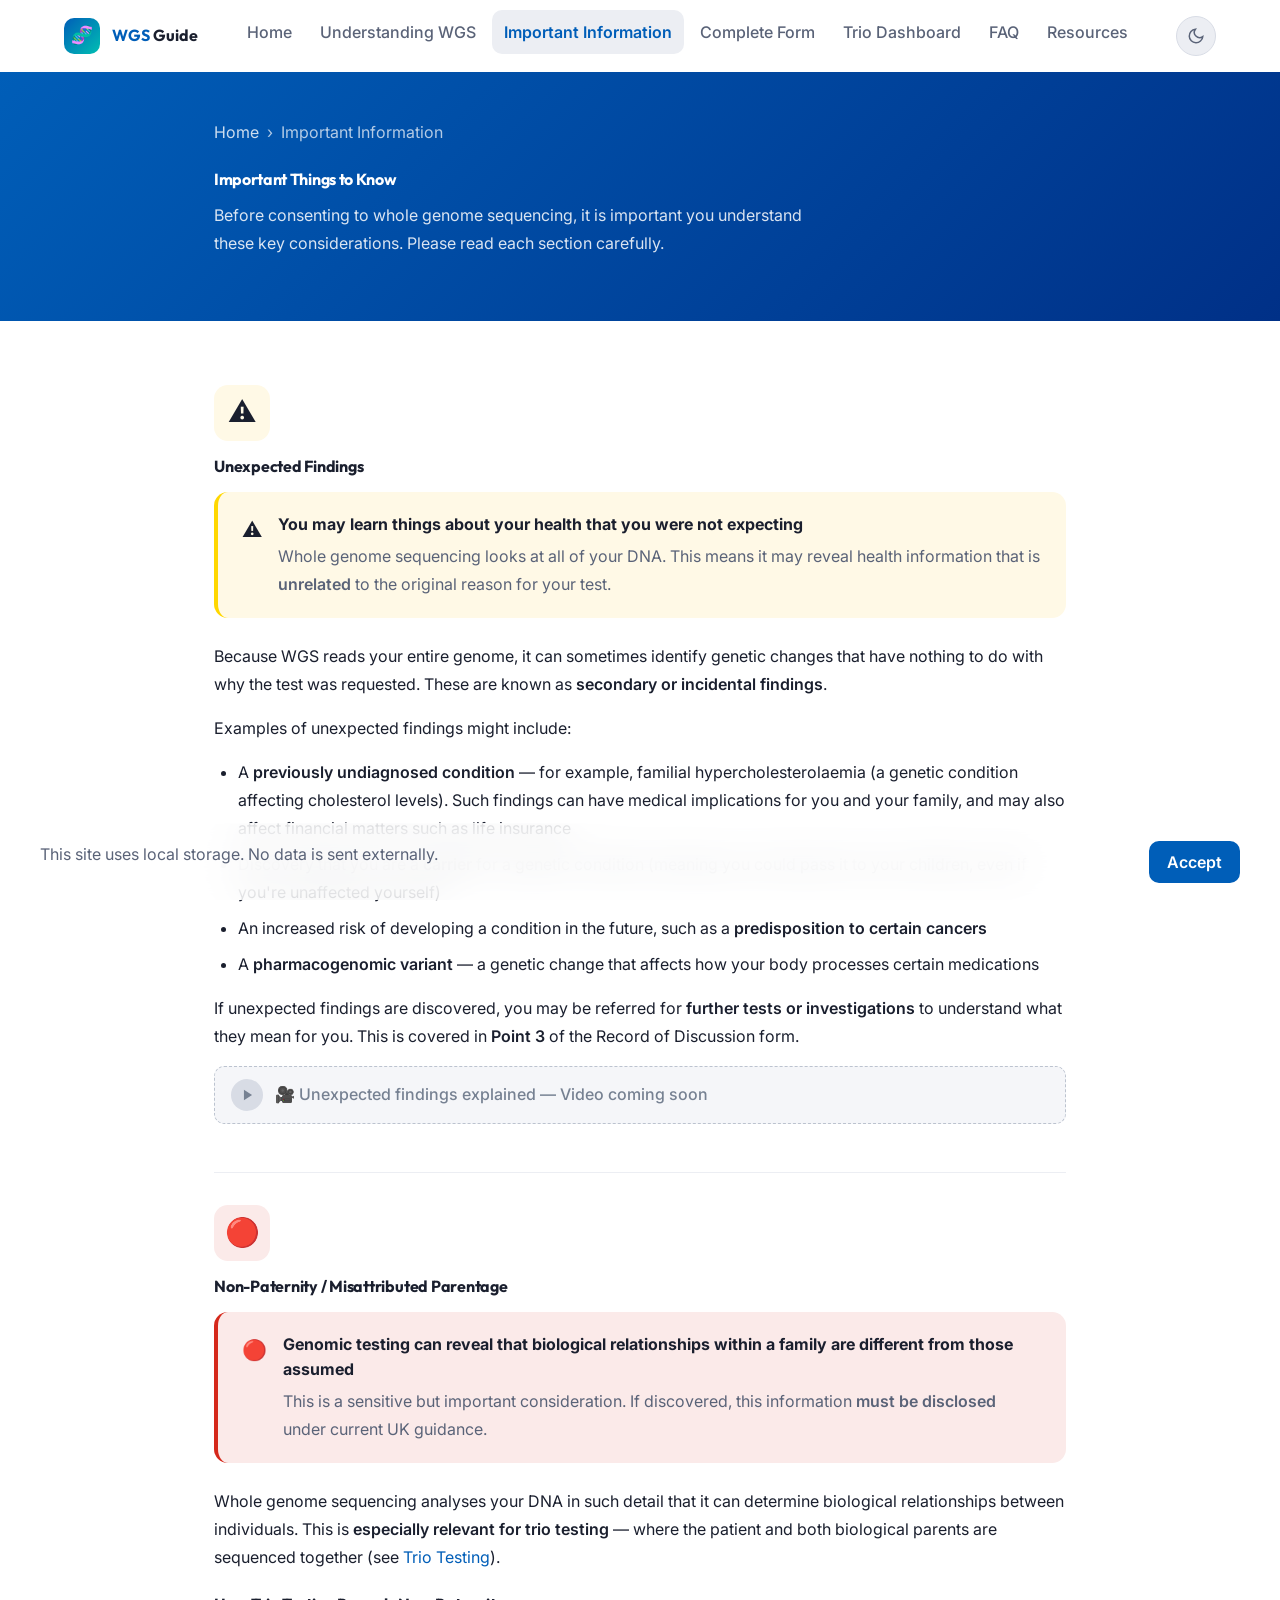
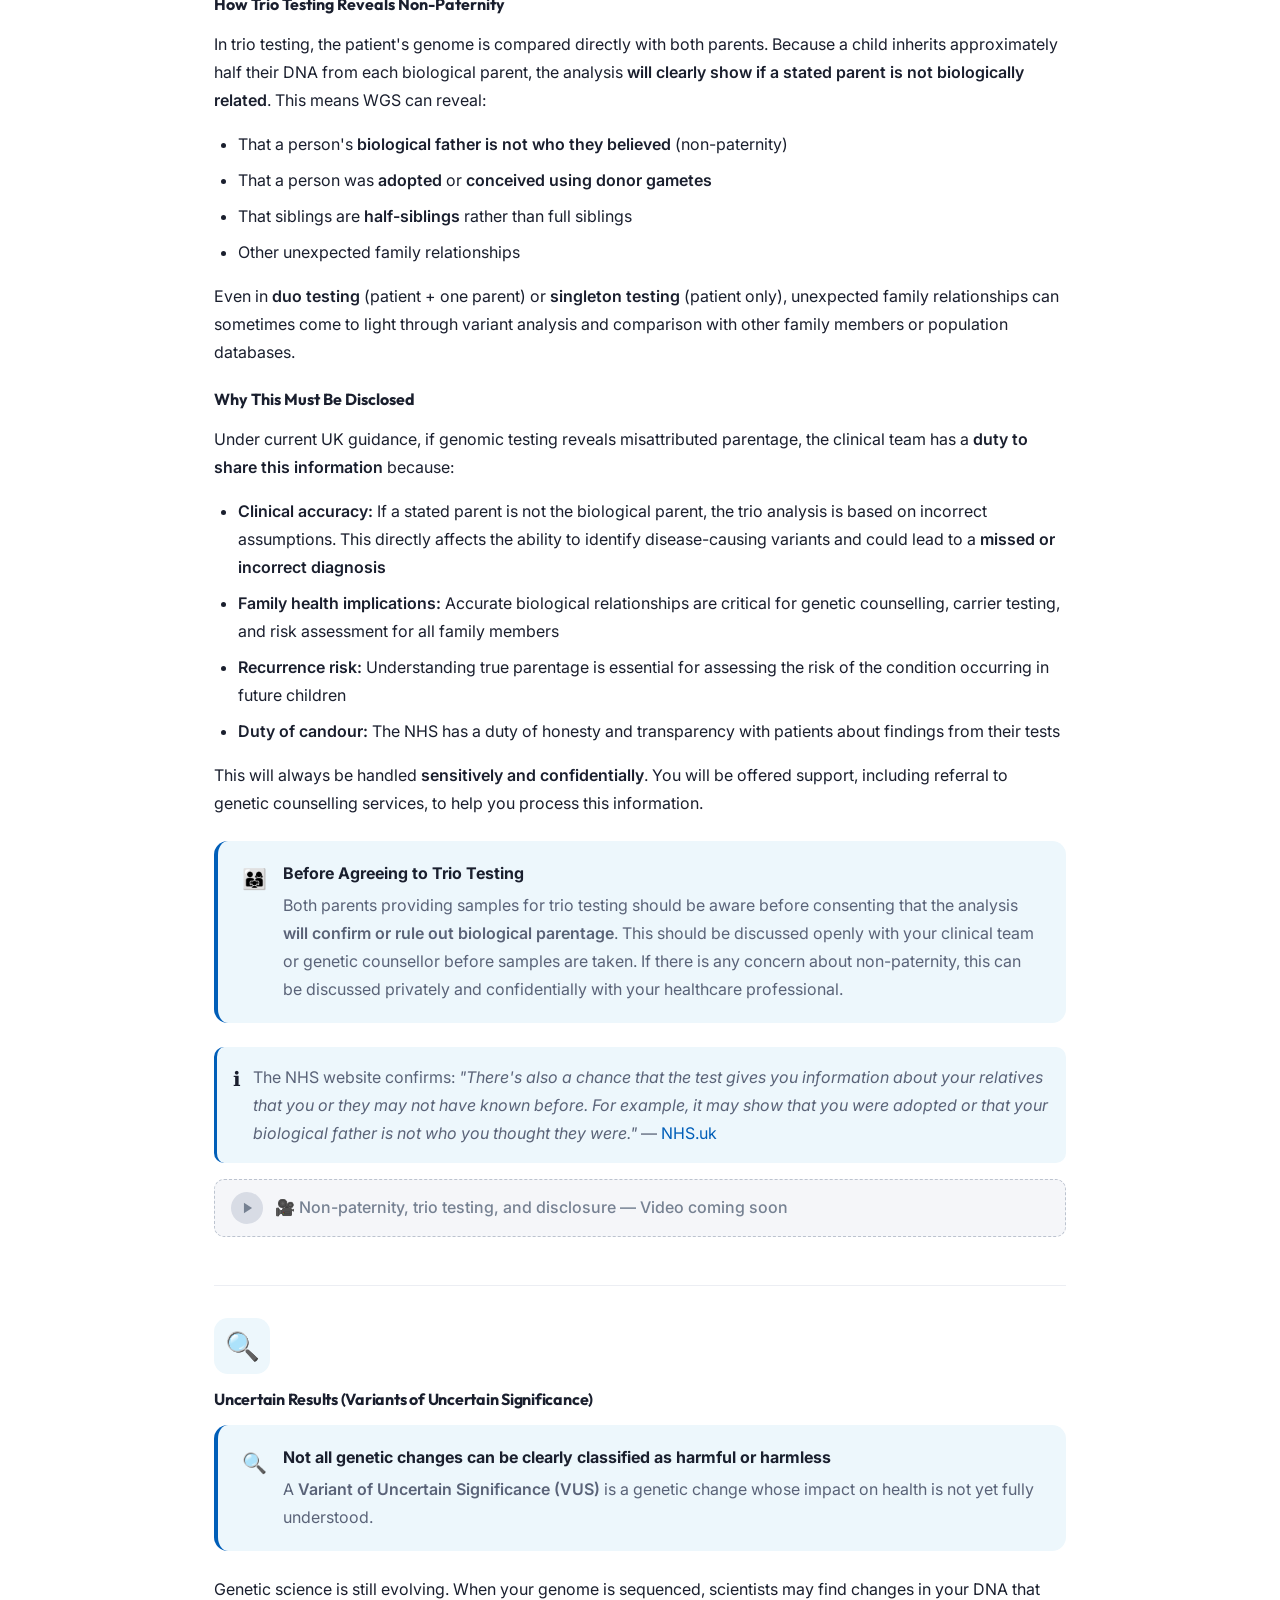
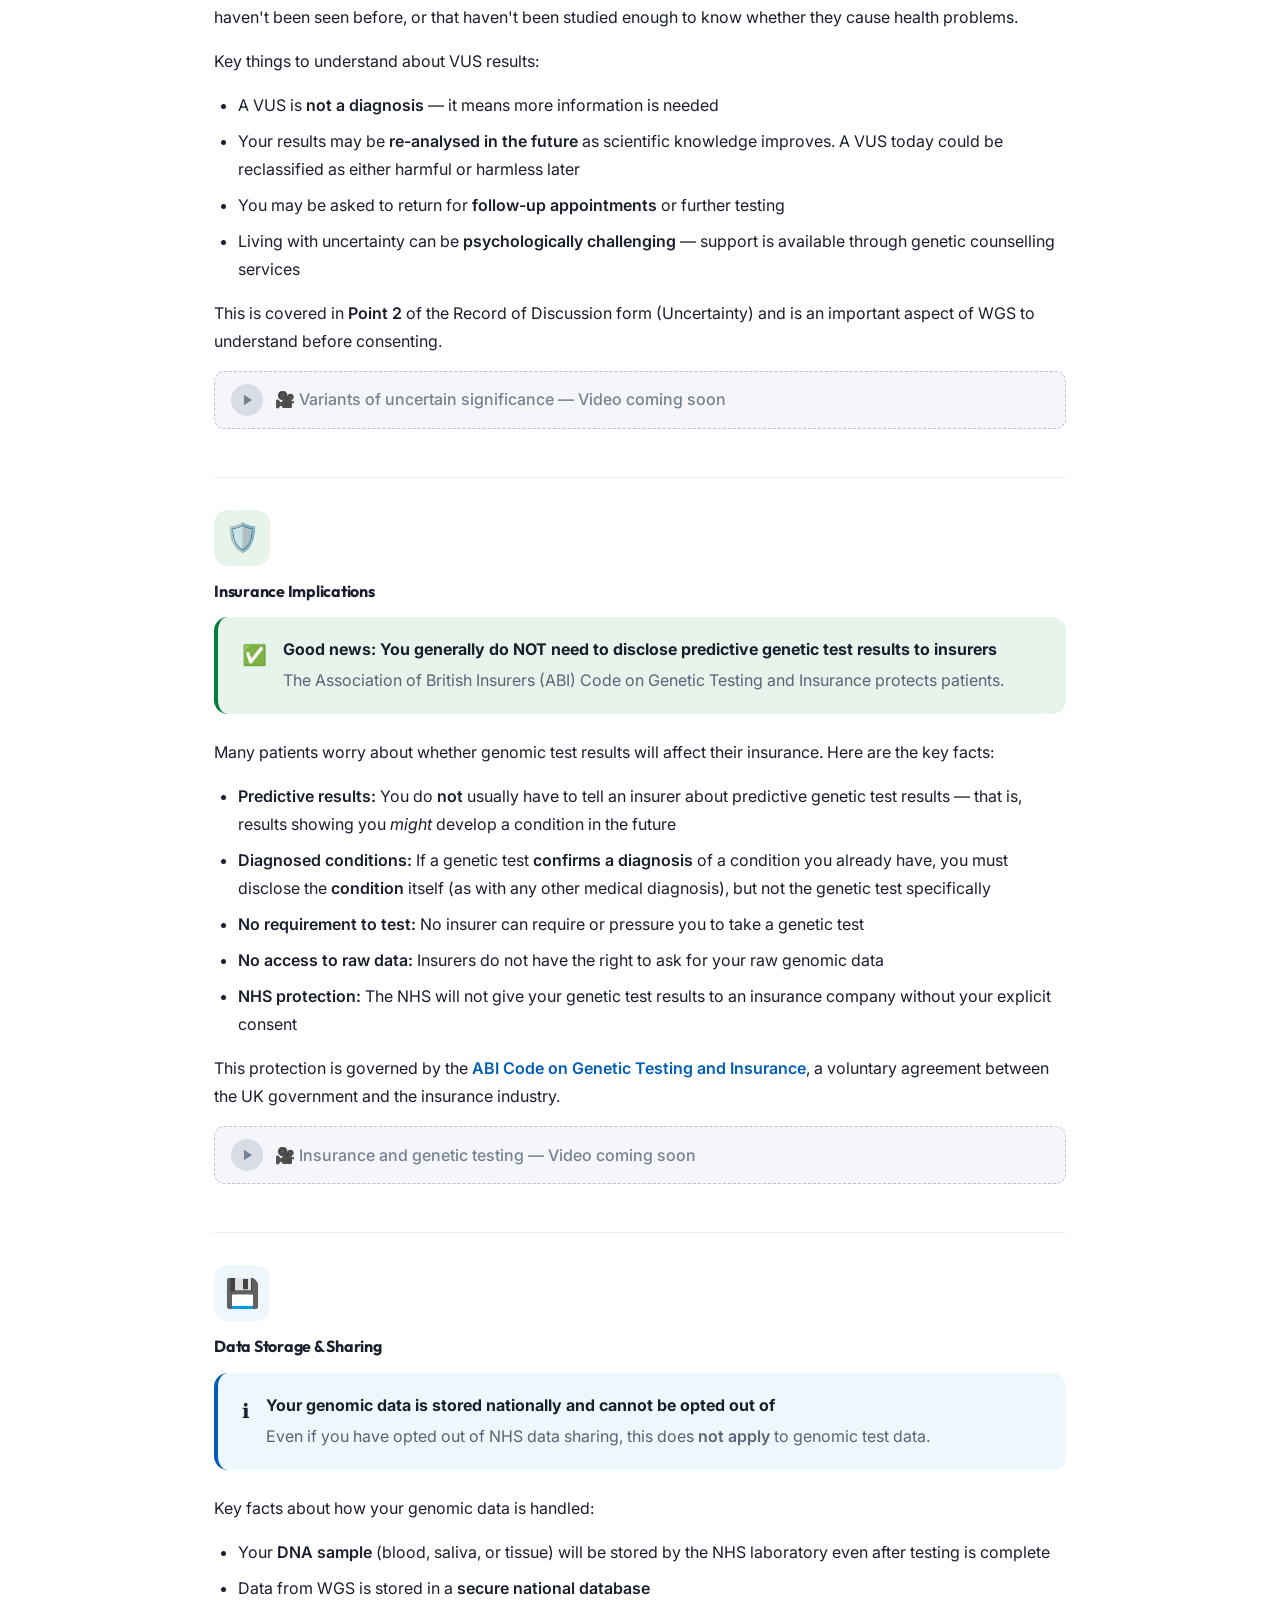
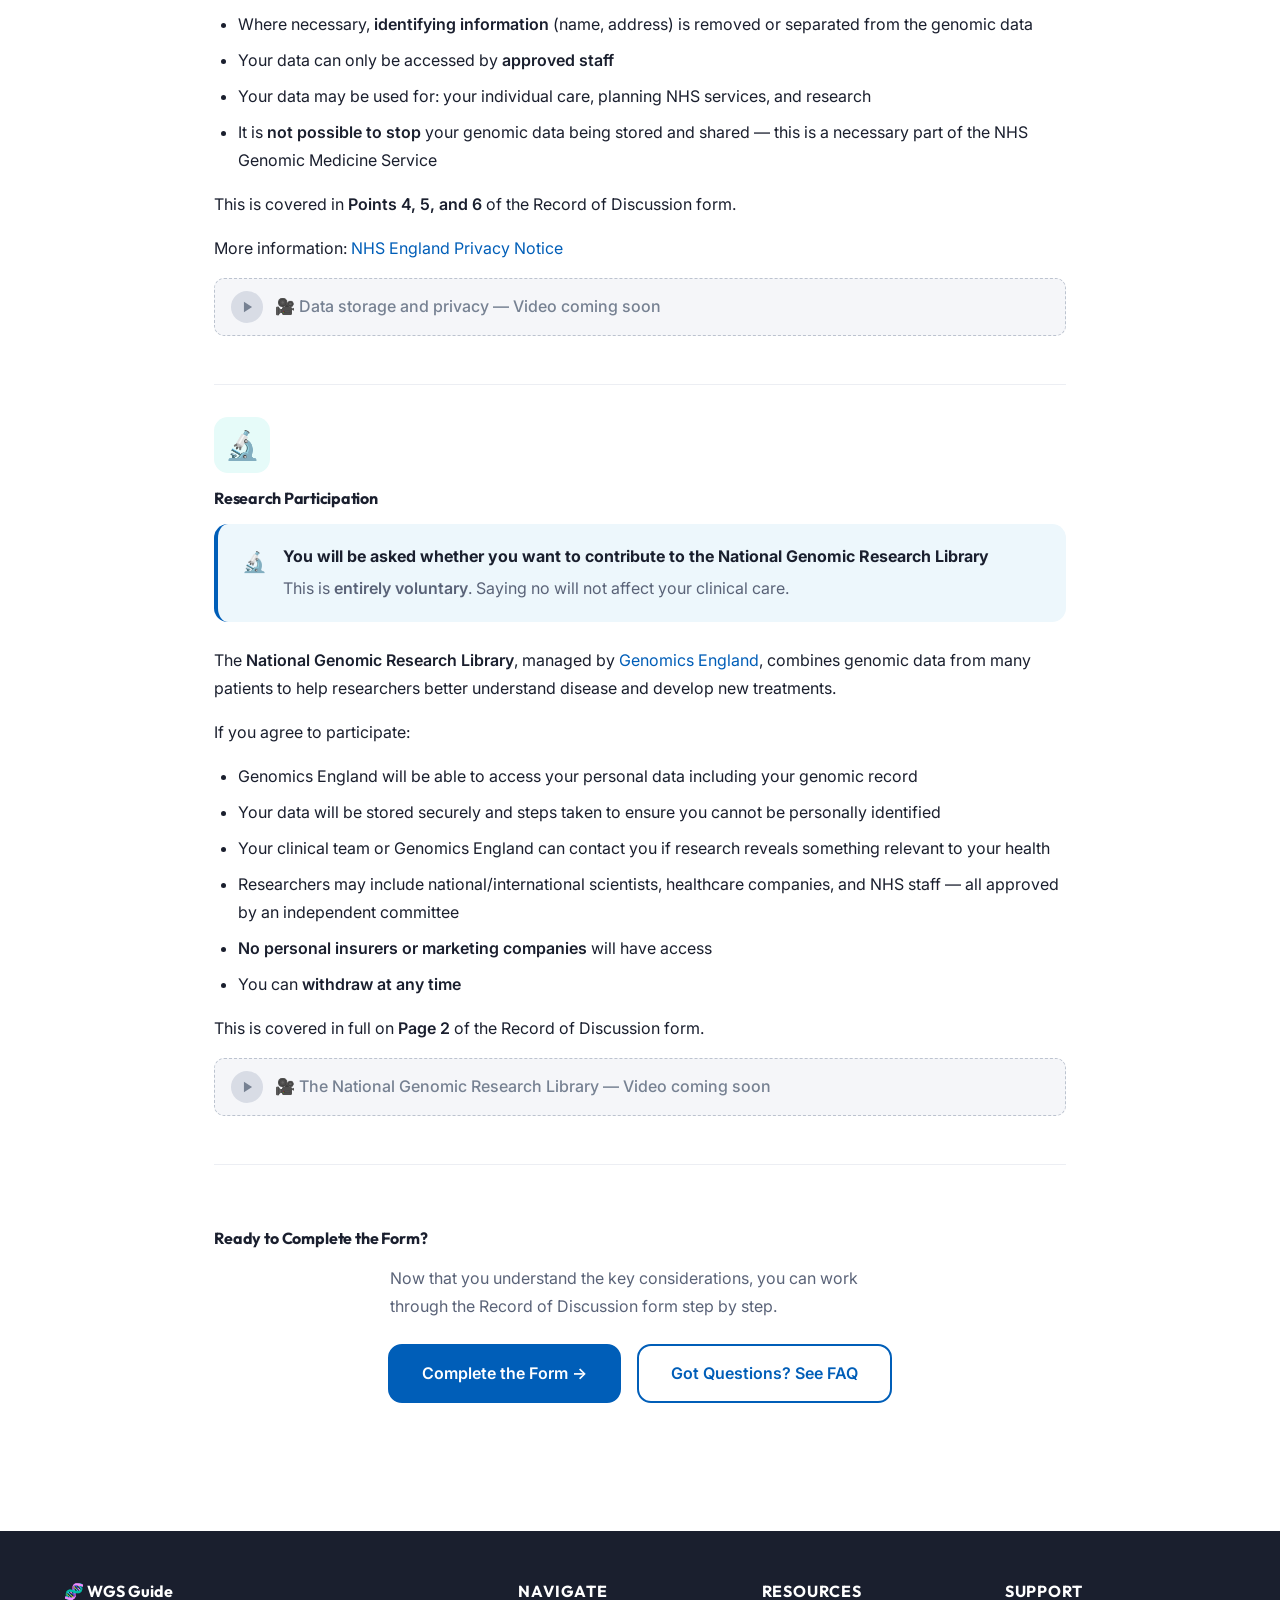
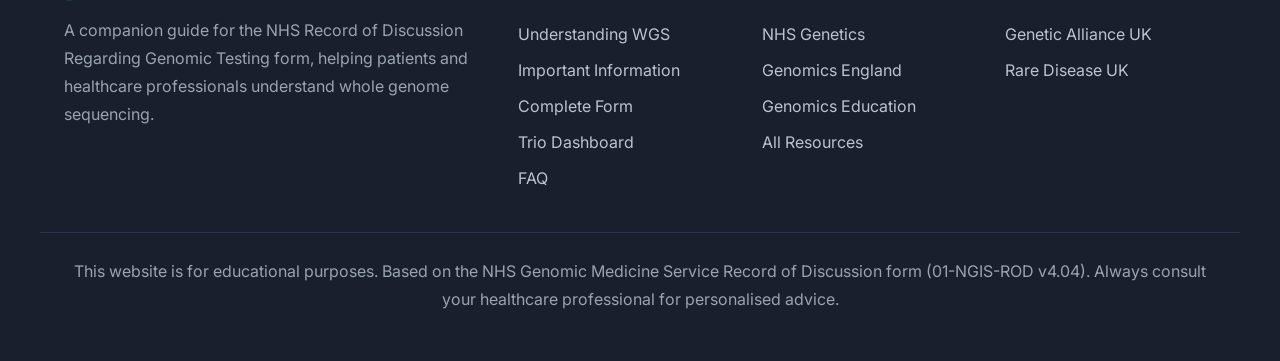
<file: pitfalls.html>
<!DOCTYPE html>
<html lang="en">
<head>
  <meta charset="UTF-8">
  <meta name="viewport" content="width=device-width, initial-scale=1.0, viewport-fit=cover">
  <title>Important Things to Know — WGS Guide</title>
  <meta name="description" content="Key considerations before consenting to whole genome sequencing: unexpected findings, non-paternity disclosure, uncertain results, insurance implications, and data storage.">
  <link rel="stylesheet" href="css/design-system.css">
  <link rel="stylesheet" href="css/components.css">
  <link rel="stylesheet" href="css/pages.css">
  <link rel="icon" type="image/svg+xml" href="data:image/svg+xml,<svg xmlns='http://www.w3.org/2000/svg' viewBox='0 0 100 100'><text y='.9em' font-size='90'>🧬</text></svg>">
</head>
<body>
  <a href="#main" class="skip-to-content">Skip to main content</a>
  <div id="site-nav"></div>

  <main id="main">
    <div class="page-header">
      <div class="page-header__content">
        <div class="breadcrumb"><a href="index.html">Home</a><span aria-hidden="true">›</span><span>Important Information</span></div>
        <h1>Important Things to Know</h1>
        <p>Before consenting to whole genome sequencing, it is important you understand these key considerations. Please read each section carefully.</p>
      </div>
    </div>

    <div class="container page-content page-content--narrow">

      <!-- A: Unexpected Findings -->
      <section class="pitfall-section animate-on-scroll" id="unexpected-findings">
        <div class="pitfall-section__icon pitfall-section__icon--warning">⚠️</div>
        <h2 class="mb-4">Unexpected Findings</h2>

        <div class="alert alert--warning mb-6">
          <div class="alert__icon">⚠️</div>
          <div class="alert__content">
            <div class="alert__title">You may learn things about your health that you were not expecting</div>
            <p class="alert__text">Whole genome sequencing looks at all of your DNA. This means it may reveal health information that is <strong>unrelated</strong> to the original reason for your test.</p>
          </div>
        </div>

        <p>Because WGS reads your entire genome, it can sometimes identify genetic changes that have nothing to do with why the test was requested. These are known as <strong>secondary or incidental findings</strong>.</p>
        <p>Examples of unexpected findings might include:</p>
        <ul>
          <li>A <strong>previously undiagnosed condition</strong> — for example, familial hypercholesterolaemia (a genetic condition affecting cholesterol levels). Such findings can have medical implications for you and your family, and may also affect financial matters such as life insurance</li>
          <li>Discovery that you are a <strong>carrier</strong> for a genetic condition (meaning you could pass it to your children, even if you're unaffected yourself)</li>
          <li>An increased risk of developing a condition in the future, such as a <strong>predisposition to certain cancers</strong></li>
          <li>A <strong>pharmacogenomic variant</strong> — a genetic change that affects how your body processes certain medications</li>
        </ul>
        <p>If unexpected findings are discovered, you may be referred for <strong>further tests or investigations</strong> to understand what they mean for you. This is covered in <strong>Point 3</strong> of the Record of Discussion form.</p>

        <div class="video-placeholder" id="video-unexpected" role="button" tabindex="0">
          <div class="video-placeholder__overlay">
            <div class="video-placeholder__play"><svg fill="currentColor" viewBox="0 0 24 24"><polygon points="5,3 19,12 5,21"/></svg></div>
            <span class="video-placeholder__label">🎥 Unexpected findings explained — Video coming soon</span>
          </div>
        </div>
      </section>

      <!-- B: Non-Paternity -->
      <section class="pitfall-section animate-on-scroll" id="non-paternity">
        <div class="pitfall-section__icon pitfall-section__icon--danger">🔴</div>
        <h2 class="mb-4">Non-Paternity / Misattributed Parentage</h2>

        <div class="alert alert--danger mb-6">
          <div class="alert__icon">🔴</div>
          <div class="alert__content">
            <div class="alert__title">Genomic testing can reveal that biological relationships within a family are different from those assumed</div>
            <p class="alert__text">This is a sensitive but important consideration. If discovered, this information <strong>must be disclosed</strong> under current UK guidance.</p>
          </div>
        </div>

        <p>Whole genome sequencing analyses your DNA in such detail that it can determine biological relationships between individuals. This is <strong>especially relevant for trio testing</strong> — where the patient and both biological parents are sequenced together (see <a href="understanding-wgs.html#trio-testing">Trio Testing</a>).</p>

        <h4 class="mt-6 mb-4">How Trio Testing Reveals Non-Paternity</h4>
        <p>In trio testing, the patient's genome is compared directly with both parents. Because a child inherits approximately half their DNA from each biological parent, the analysis <strong>will clearly show if a stated parent is not biologically related</strong>. This means WGS can reveal:</p>
        <ul>
          <li>That a person's <strong>biological father is not who they believed</strong> (non-paternity)</li>
          <li>That a person was <strong>adopted</strong> or <strong>conceived using donor gametes</strong></li>
          <li>That siblings are <strong>half-siblings</strong> rather than full siblings</li>
          <li>Other unexpected family relationships</li>
        </ul>
        <p>Even in <strong>duo testing</strong> (patient + one parent) or <strong>singleton testing</strong> (patient only), unexpected family relationships can sometimes come to light through variant analysis and comparison with other family members or population databases.</p>

        <h4 class="mt-6 mb-4">Why This Must Be Disclosed</h4>
        <p>Under current UK guidance, if genomic testing reveals misattributed parentage, the clinical team has a <strong>duty to share this information</strong> because:</p>
        <ul>
          <li><strong>Clinical accuracy:</strong> If a stated parent is not the biological parent, the trio analysis is based on incorrect assumptions. This directly affects the ability to identify disease-causing variants and could lead to a <strong>missed or incorrect diagnosis</strong></li>
          <li><strong>Family health implications:</strong> Accurate biological relationships are critical for genetic counselling, carrier testing, and risk assessment for all family members</li>
          <li><strong>Recurrence risk:</strong> Understanding true parentage is essential for assessing the risk of the condition occurring in future children</li>
          <li><strong>Duty of candour:</strong> The NHS has a duty of honesty and transparency with patients about findings from their tests</li>
        </ul>
        <p>This will always be handled <strong>sensitively and confidentially</strong>. You will be offered support, including referral to genetic counselling services, to help you process this information.</p>

        <div class="alert alert--info mt-6 mb-4">
          <div class="alert__icon">👨‍👩‍👧</div>
          <div class="alert__content">
            <div class="alert__title">Before Agreeing to Trio Testing</div>
            <p class="alert__text">Both parents providing samples for trio testing should be aware before consenting that the analysis <strong>will confirm or rule out biological parentage</strong>. This should be discussed openly with your clinical team or genetic counsellor before samples are taken. If there is any concern about non-paternity, this can be discussed privately and confidentially with your healthcare professional.</p>
          </div>
        </div>

        <div class="key-fact mt-6">
          <div class="key-fact__icon">ℹ️</div>
          <div class="key-fact__text">The NHS website confirms: <em>"There's also a chance that the test gives you information about your relatives that you or they may not have known before. For example, it may show that you were adopted or that your biological father is not who you thought they were."</em> — <a href="https://www.nhs.uk/conditions/genetics/" target="_blank" rel="noopener">NHS.uk</a></div>
        </div>

        <div class="video-placeholder mt-6" id="video-nonpaternity" role="button" tabindex="0">
          <div class="video-placeholder__overlay">
            <div class="video-placeholder__play"><svg fill="currentColor" viewBox="0 0 24 24"><polygon points="5,3 19,12 5,21"/></svg></div>
            <span class="video-placeholder__label">🎥 Non-paternity, trio testing, and disclosure — Video coming soon</span>
          </div>
        </div>
      </section>

      <!-- C: Uncertain Results -->
      <section class="pitfall-section animate-on-scroll" id="uncertain-results">
        <div class="pitfall-section__icon pitfall-section__icon--info">🔍</div>
        <h2 class="mb-4">Uncertain Results (Variants of Uncertain Significance)</h2>

        <div class="alert alert--info mb-6">
          <div class="alert__icon">🔍</div>
          <div class="alert__content">
            <div class="alert__title">Not all genetic changes can be clearly classified as harmful or harmless</div>
            <p class="alert__text">A <strong>Variant of Uncertain Significance (VUS)</strong> is a genetic change whose impact on health is not yet fully understood.</p>
          </div>
        </div>

        <p>Genetic science is still evolving. When your genome is sequenced, scientists may find changes in your DNA that haven't been seen before, or that haven't been studied enough to know whether they cause health problems.</p>
        <p>Key things to understand about VUS results:</p>
        <ul>
          <li>A VUS is <strong>not a diagnosis</strong> — it means more information is needed</li>
          <li>Your results may be <strong>re-analysed in the future</strong> as scientific knowledge improves. A VUS today could be reclassified as either harmful or harmless later</li>
          <li>You may be asked to return for <strong>follow-up appointments</strong> or further testing</li>
          <li>Living with uncertainty can be <strong>psychologically challenging</strong> — support is available through genetic counselling services</li>
        </ul>
        <p>This is covered in <strong>Point 2</strong> of the Record of Discussion form (Uncertainty) and is an important aspect of WGS to understand before consenting.</p>

        <div class="video-placeholder" id="video-vus" role="button" tabindex="0">
          <div class="video-placeholder__overlay">
            <div class="video-placeholder__play"><svg fill="currentColor" viewBox="0 0 24 24"><polygon points="5,3 19,12 5,21"/></svg></div>
            <span class="video-placeholder__label">🎥 Variants of uncertain significance — Video coming soon</span>
          </div>
        </div>
      </section>

      <!-- D: Insurance -->
      <section class="pitfall-section animate-on-scroll" id="insurance">
        <div class="pitfall-section__icon pitfall-section__icon--success">🛡️</div>
        <h2 class="mb-4">Insurance Implications</h2>

        <div class="alert alert--success mb-6">
          <div class="alert__icon">✅</div>
          <div class="alert__content">
            <div class="alert__title">Good news: You generally do NOT need to disclose predictive genetic test results to insurers</div>
            <p class="alert__text">The Association of British Insurers (ABI) Code on Genetic Testing and Insurance protects patients.</p>
          </div>
        </div>

        <p>Many patients worry about whether genomic test results will affect their insurance. Here are the key facts:</p>
        <ul>
          <li><strong>Predictive results:</strong> You do <strong>not</strong> usually have to tell an insurer about predictive genetic test results — that is, results showing you <em>might</em> develop a condition in the future</li>
          <li><strong>Diagnosed conditions:</strong> If a genetic test <strong>confirms a diagnosis</strong> of a condition you already have, you must disclose the <strong>condition</strong> itself (as with any other medical diagnosis), but not the genetic test specifically</li>
          <li><strong>No requirement to test:</strong> No insurer can require or pressure you to take a genetic test</li>
          <li><strong>No access to raw data:</strong> Insurers do not have the right to ask for your raw genomic data</li>
          <li><strong>NHS protection:</strong> The NHS will not give your genetic test results to an insurance company without your explicit consent</li>
        </ul>
        <p>This protection is governed by the <a href="https://www.abi.org.uk/data-and-resources/tools-and-resources/genetics/code-on-genetic-testing-and-insurance/" target="_blank" rel="noopener"><strong>ABI Code on Genetic Testing and Insurance</strong></a>, a voluntary agreement between the UK government and the insurance industry.</p>

        <div class="video-placeholder" id="video-insurance" role="button" tabindex="0">
          <div class="video-placeholder__overlay">
            <div class="video-placeholder__play"><svg fill="currentColor" viewBox="0 0 24 24"><polygon points="5,3 19,12 5,21"/></svg></div>
            <span class="video-placeholder__label">🎥 Insurance and genetic testing — Video coming soon</span>
          </div>
        </div>
      </section>

      <!-- E: Data Storage -->
      <section class="pitfall-section animate-on-scroll" id="data-storage">
        <div class="pitfall-section__icon pitfall-section__icon--info">💾</div>
        <h2 class="mb-4">Data Storage & Sharing</h2>

        <div class="alert alert--info mb-6">
          <div class="alert__icon">ℹ️</div>
          <div class="alert__content">
            <div class="alert__title">Your genomic data is stored nationally and cannot be opted out of</div>
            <p class="alert__text">Even if you have opted out of NHS data sharing, this does <strong>not apply</strong> to genomic test data.</p>
          </div>
        </div>

        <p>Key facts about how your genomic data is handled:</p>
        <ul>
          <li>Your <strong>DNA sample</strong> (blood, saliva, or tissue) will be stored by the NHS laboratory even after testing is complete</li>
          <li>Data from WGS is stored in a <strong>secure national database</strong></li>
          <li>Where necessary, <strong>identifying information</strong> (name, address) is removed or separated from the genomic data</li>
          <li>Your data can only be accessed by <strong>approved staff</strong></li>
          <li>Your data may be used for: your individual care, planning NHS services, and research</li>
          <li>It is <strong>not possible to stop</strong> your genomic data being stored and shared — this is a necessary part of the NHS Genomic Medicine Service</li>
        </ul>
        <p>This is covered in <strong>Points 4, 5, and 6</strong> of the Record of Discussion form.</p>
        <p>More information: <a href="https://www.england.nhs.uk/contact-us/privacy-notice/" target="_blank" rel="noopener">NHS England Privacy Notice</a></p>

        <div class="video-placeholder" id="video-data" role="button" tabindex="0">
          <div class="video-placeholder__overlay">
            <div class="video-placeholder__play"><svg fill="currentColor" viewBox="0 0 24 24"><polygon points="5,3 19,12 5,21"/></svg></div>
            <span class="video-placeholder__label">🎥 Data storage and privacy — Video coming soon</span>
          </div>
        </div>
      </section>

      <!-- F: Research -->
      <section class="pitfall-section animate-on-scroll" id="research">
        <div class="pitfall-section__icon pitfall-section__icon--teal">🔬</div>
        <h2 class="mb-4">Research Participation</h2>

        <div class="alert alert--info mb-6">
          <div class="alert__icon">🔬</div>
          <div class="alert__content">
            <div class="alert__title">You will be asked whether you want to contribute to the National Genomic Research Library</div>
            <p class="alert__text">This is <strong>entirely voluntary</strong>. Saying no will not affect your clinical care.</p>
          </div>
        </div>

        <p>The <strong>National Genomic Research Library</strong>, managed by <a href="https://www.genomicsengland.co.uk/" target="_blank" rel="noopener">Genomics England</a>, combines genomic data from many patients to help researchers better understand disease and develop new treatments.</p>
        <p>If you agree to participate:</p>
        <ul>
          <li>Genomics England will be able to access your personal data including your genomic record</li>
          <li>Your data will be stored securely and steps taken to ensure you cannot be personally identified</li>
          <li>Your clinical team or Genomics England can contact you if research reveals something relevant to your health</li>
          <li>Researchers may include national/international scientists, healthcare companies, and NHS staff — all approved by an independent committee</li>
          <li><strong>No personal insurers or marketing companies</strong> will have access</li>
          <li>You can <strong>withdraw at any time</strong></li>
        </ul>
        <p>This is covered in full on <strong>Page 2</strong> of the Record of Discussion form.</p>

        <div class="video-placeholder" id="video-research" role="button" tabindex="0">
          <div class="video-placeholder__overlay">
            <div class="video-placeholder__play"><svg fill="currentColor" viewBox="0 0 24 24"><polygon points="5,3 19,12 5,21"/></svg></div>
            <span class="video-placeholder__label">🎥 The National Genomic Research Library — Video coming soon</span>
          </div>
        </div>
      </section>

      <!-- CTA -->
      <section class="section animate-on-scroll">
        <h3 class="mb-4">Ready to Complete the Form?</h3>
        <p class="text-muted mb-6 text-measure--sm">Now that you understand the key considerations, you can work through the Record of Discussion form step by step.</p>
        <div class="btn-group">
          <a href="form.html" class="btn btn--primary btn--lg">Complete the Form →</a>
          <a href="faq.html" class="btn btn--secondary btn--lg">Got Questions? See FAQ</a>
        </div>
      </section>
    </div>
  </main>

  <div id="site-footer"></div>
  <div class="cookie-banner" id="cookie-banner"><div class="cookie-banner__inner"><p class="cookie-banner__text">This site uses local storage. No data is sent externally.</p><div class="cookie-banner__actions"><button class="btn btn--primary btn--sm" id="cookie-accept">Accept</button></div></div></div>
  <script src="js/chrome.js"></script>
  <script src="js/app.js"></script>
</body>
</html>
</file>
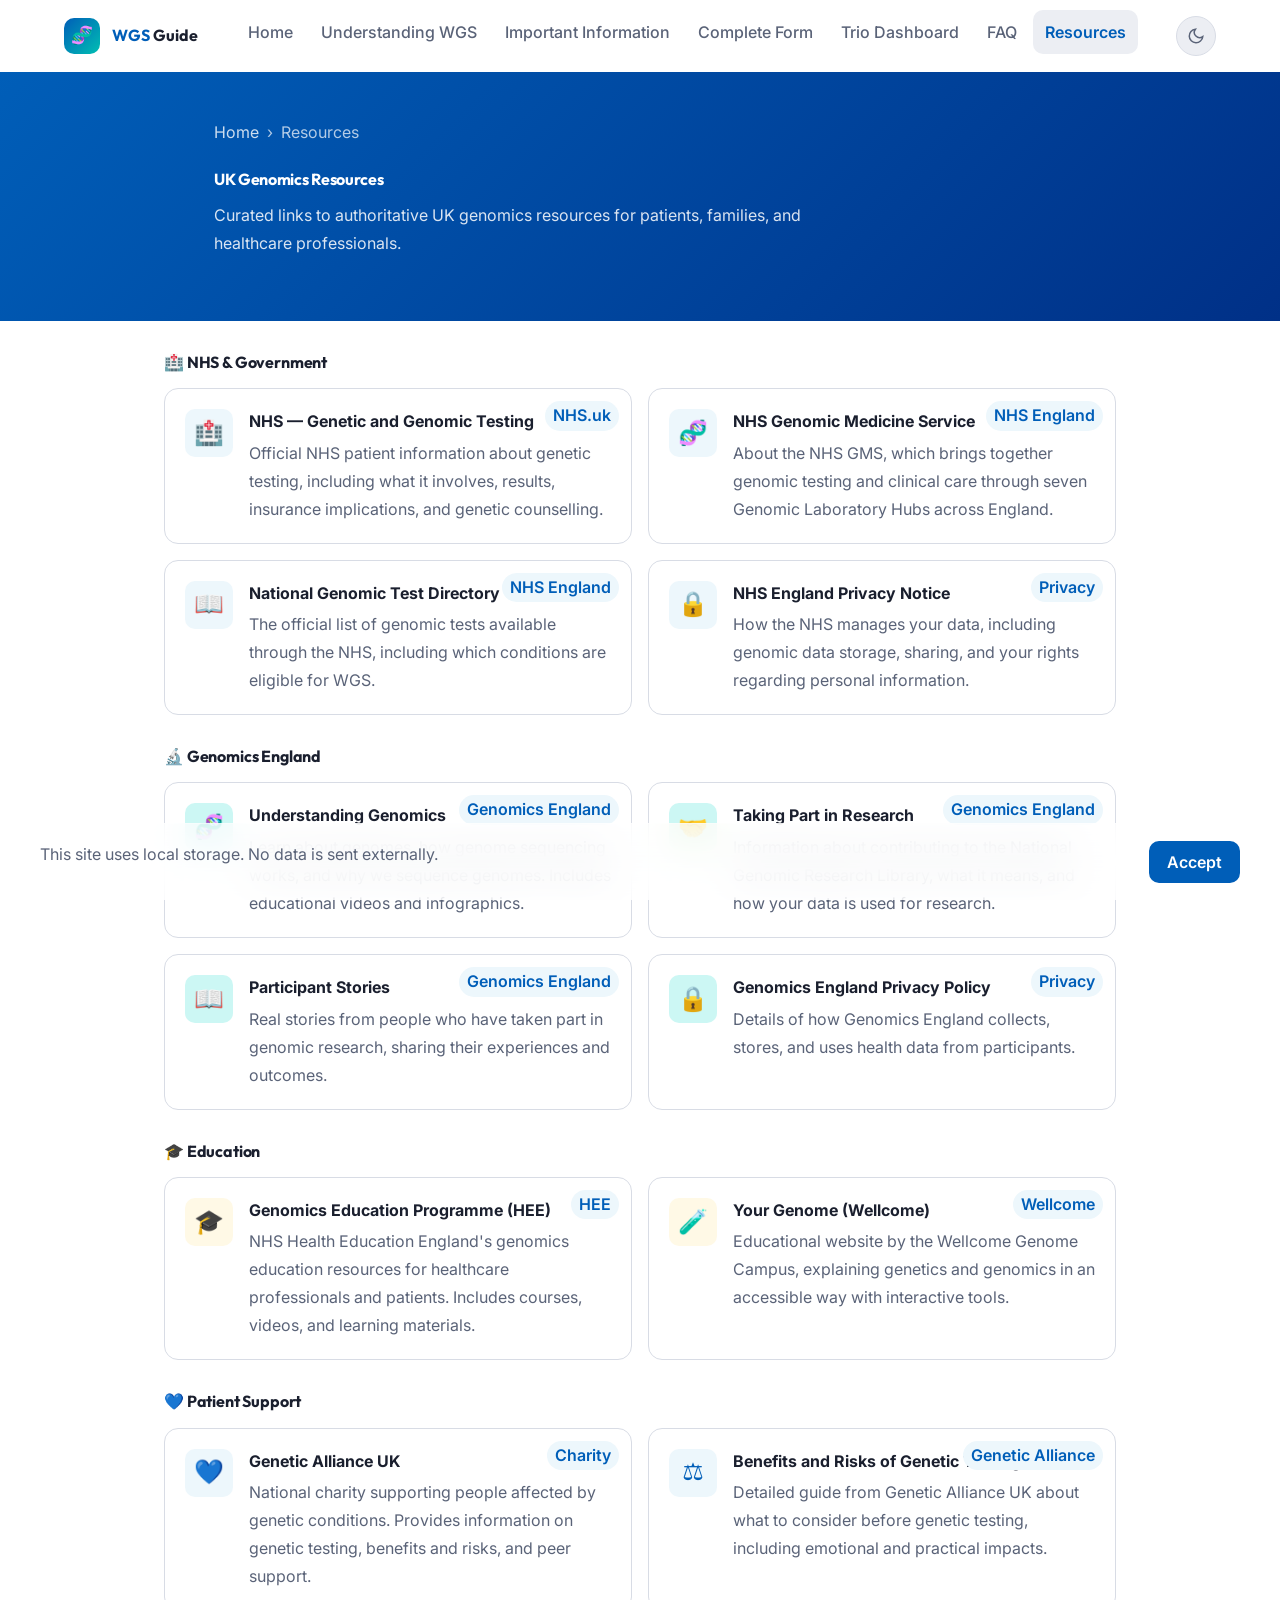
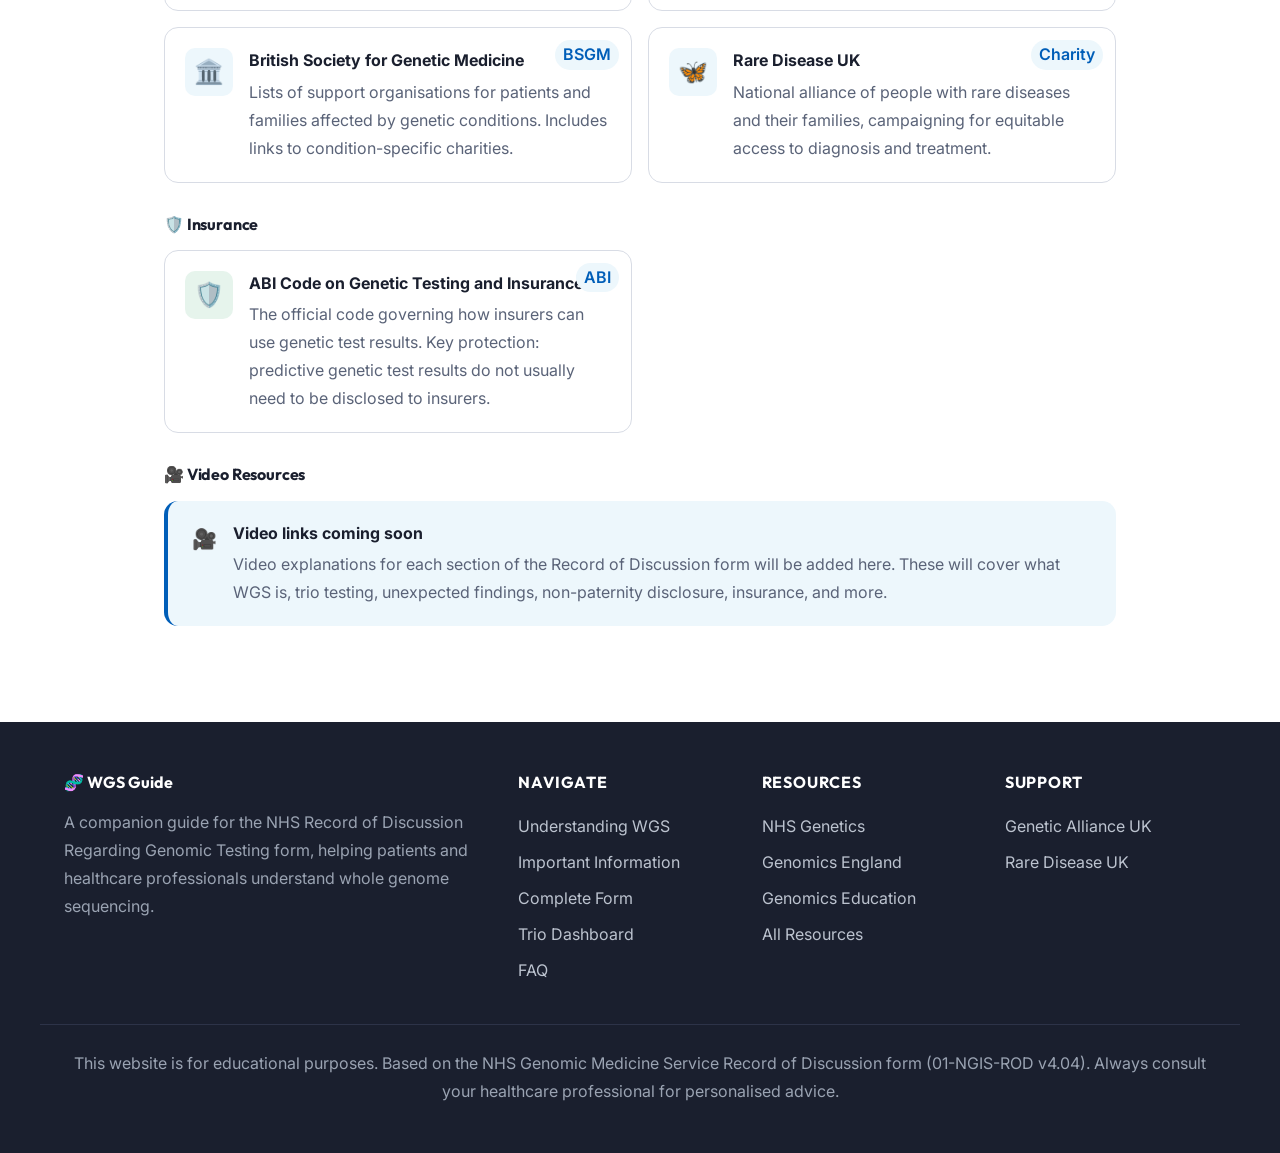
<file: resources.html>
<!DOCTYPE html>
<html lang="en">
<head>
  <meta charset="UTF-8">
  <meta name="viewport" content="width=device-width, initial-scale=1.0, viewport-fit=cover">
  <title>Resources — WGS Guide</title>
  <meta name="description" content="Curated links to authoritative UK genomics resources including NHS, Genomics England, patient support, and insurance guidance.">
  <link rel="stylesheet" href="css/design-system.css">
  <link rel="stylesheet" href="css/components.css">
  <link rel="stylesheet" href="css/pages.css">
  <link rel="icon" type="image/svg+xml" href="data:image/svg+xml,<svg xmlns='http://www.w3.org/2000/svg' viewBox='0 0 100 100'><text y='.9em' font-size='90'>🧬</text></svg>">
</head>
<body>
  <a href="#main" class="skip-to-content">Skip to main content</a>
  <div id="site-nav"></div>

  <main id="main">
    <div class="page-header">
      <div class="page-header__content">
        <div class="breadcrumb"><a href="index.html">Home</a><span aria-hidden="true">›</span><span>Resources</span></div>
        <h1>UK Genomics Resources</h1>
        <p>Curated links to authoritative UK genomics resources for patients, families, and healthcare professionals.</p>
      </div>
    </div>

    <div class="container page-content page-content--medium">

      <!-- NHS & Government -->
      <div class="resource-category animate-on-scroll">
        <div class="resource-category__title">
          <h3>🏥 NHS & Government</h3>
        </div>
        <div class="resource-grid">
          <a href="https://www.nhs.uk/conditions/genetics/" target="_blank" rel="noopener" class="resource-card" id="res-nhs-genetics">
            <div class="resource-card__icon">🏥</div>
            <div class="resource-card__content">
              <div class="resource-card__title">NHS — Genetic and Genomic Testing</div>
              <p class="resource-card__desc">Official NHS patient information about genetic testing, including what it involves, results, insurance implications, and genetic counselling.</p>
            </div>
            <span class="resource-card__badge">NHS.uk</span>
          </a>
          <a href="https://www.england.nhs.uk/genomics/nhs-genomic-med-service/" target="_blank" rel="noopener" class="resource-card" id="res-nhs-gms">
            <div class="resource-card__icon">🧬</div>
            <div class="resource-card__content">
              <div class="resource-card__title">NHS Genomic Medicine Service</div>
              <p class="resource-card__desc">About the NHS GMS, which brings together genomic testing and clinical care through seven Genomic Laboratory Hubs across England.</p>
            </div>
            <span class="resource-card__badge">NHS England</span>
          </a>
          <a href="https://www.england.nhs.uk/publication/national-genomic-test-directories/" target="_blank" rel="noopener" class="resource-card" id="res-test-dir">
            <div class="resource-card__icon">📖</div>
            <div class="resource-card__content">
              <div class="resource-card__title">National Genomic Test Directory</div>
              <p class="resource-card__desc">The official list of genomic tests available through the NHS, including which conditions are eligible for WGS.</p>
            </div>
            <span class="resource-card__badge">NHS England</span>
          </a>
          <a href="https://www.england.nhs.uk/contact-us/privacy-notice/" target="_blank" rel="noopener" class="resource-card" id="res-privacy">
            <div class="resource-card__icon">🔒</div>
            <div class="resource-card__content">
              <div class="resource-card__title">NHS England Privacy Notice</div>
              <p class="resource-card__desc">How the NHS manages your data, including genomic data storage, sharing, and your rights regarding personal information.</p>
            </div>
            <span class="resource-card__badge">Privacy</span>
          </a>
        </div>
      </div>

      <!-- Genomics England -->
      <div class="resource-category animate-on-scroll">
        <div class="resource-category__title">
          <h3>🔬 Genomics England</h3>
        </div>
        <div class="resource-grid">
          <a href="https://www.genomicsengland.co.uk/understanding-genomics" target="_blank" rel="noopener" class="resource-card" id="res-ge-understanding">
            <div class="resource-card__icon resource-card__icon--teal">🧬</div>
            <div class="resource-card__content">
              <div class="resource-card__title">Understanding Genomics</div>
              <p class="resource-card__desc">Learn about genomes, how genome sequencing works, and why we sequence genomes. Includes educational videos and infographics.</p>
            </div>
            <span class="resource-card__badge">Genomics England</span>
          </a>
          <a href="https://www.genomicsengland.co.uk/patients-participants/taking-part" target="_blank" rel="noopener" class="resource-card" id="res-ge-taking-part">
            <div class="resource-card__icon resource-card__icon--teal">🤝</div>
            <div class="resource-card__content">
              <div class="resource-card__title">Taking Part in Research</div>
              <p class="resource-card__desc">Information about contributing to the National Genomic Research Library, what it means, and how your data is used for research.</p>
            </div>
            <span class="resource-card__badge">Genomics England</span>
          </a>
          <a href="https://www.genomicsengland.co.uk/patients-participants/stories" target="_blank" rel="noopener" class="resource-card" id="res-ge-stories">
            <div class="resource-card__icon resource-card__icon--teal">📖</div>
            <div class="resource-card__content">
              <div class="resource-card__title">Participant Stories</div>
              <p class="resource-card__desc">Real stories from people who have taken part in genomic research, sharing their experiences and outcomes.</p>
            </div>
            <span class="resource-card__badge">Genomics England</span>
          </a>
          <a href="https://www.genomicsengland.co.uk/privacy-policy/" target="_blank" rel="noopener" class="resource-card" id="res-ge-privacy">
            <div class="resource-card__icon resource-card__icon--teal">🔒</div>
            <div class="resource-card__content">
              <div class="resource-card__title">Genomics England Privacy Policy</div>
              <p class="resource-card__desc">Details of how Genomics England collects, stores, and uses health data from participants.</p>
            </div>
            <span class="resource-card__badge">Privacy</span>
          </a>
        </div>
      </div>

      <!-- Education -->
      <div class="resource-category animate-on-scroll">
        <div class="resource-category__title">
          <h3>🎓 Education</h3>
        </div>
        <div class="resource-grid">
          <a href="https://www.genomicseducation.hee.nhs.uk/" target="_blank" rel="noopener" class="resource-card" id="res-hee">
            <div class="resource-card__icon resource-card__icon--amber">🎓</div>
            <div class="resource-card__content">
              <div class="resource-card__title">Genomics Education Programme (HEE)</div>
              <p class="resource-card__desc">NHS Health Education England's genomics education resources for healthcare professionals and patients. Includes courses, videos, and learning materials.</p>
            </div>
            <span class="resource-card__badge">HEE</span>
          </a>
          <a href="https://www.yourgenome.org/" target="_blank" rel="noopener" class="resource-card" id="res-yourgenome">
            <div class="resource-card__icon resource-card__icon--amber">🧪</div>
            <div class="resource-card__content">
              <div class="resource-card__title">Your Genome (Wellcome)</div>
              <p class="resource-card__desc">Educational website by the Wellcome Genome Campus, explaining genetics and genomics in an accessible way with interactive tools.</p>
            </div>
            <span class="resource-card__badge">Wellcome</span>
          </a>
        </div>
      </div>

      <!-- Patient Support -->
      <div class="resource-category animate-on-scroll">
        <div class="resource-category__title">
          <h3>💙 Patient Support</h3>
        </div>
        <div class="resource-grid">
          <a href="https://www.geneticalliance.org.uk/" target="_blank" rel="noopener" class="resource-card" id="res-genetic-alliance">
            <div class="resource-card__icon resource-card__icon--info">💙</div>
            <div class="resource-card__content">
              <div class="resource-card__title">Genetic Alliance UK</div>
              <p class="resource-card__desc">National charity supporting people affected by genetic conditions. Provides information on genetic testing, benefits and risks, and peer support.</p>
            </div>
            <span class="resource-card__badge">Charity</span>
          </a>
          <a href="https://www.geneticalliance.org.uk/information/service-and-testing/benefits-and-risks-of-genetic-testing/" target="_blank" rel="noopener" class="resource-card" id="res-benefits-risks">
            <div class="resource-card__icon resource-card__icon--info">⚖️</div>
            <div class="resource-card__content">
              <div class="resource-card__title">Benefits and Risks of Genetic Testing</div>
              <p class="resource-card__desc">Detailed guide from Genetic Alliance UK about what to consider before genetic testing, including emotional and practical impacts.</p>
            </div>
            <span class="resource-card__badge">Genetic Alliance</span>
          </a>
          <a href="http://www.bsgm.org.uk/public-patients-families/" target="_blank" rel="noopener" class="resource-card" id="res-bsgm">
            <div class="resource-card__icon resource-card__icon--info">🏛️</div>
            <div class="resource-card__content">
              <div class="resource-card__title">British Society for Genetic Medicine</div>
              <p class="resource-card__desc">Lists of support organisations for patients and families affected by genetic conditions. Includes links to condition-specific charities.</p>
            </div>
            <span class="resource-card__badge">BSGM</span>
          </a>
          <a href="https://www.raredisease.org.uk/" target="_blank" rel="noopener" class="resource-card" id="res-rare-disease">
            <div class="resource-card__icon resource-card__icon--info">🦋</div>
            <div class="resource-card__content">
              <div class="resource-card__title">Rare Disease UK</div>
              <p class="resource-card__desc">National alliance of people with rare diseases and their families, campaigning for equitable access to diagnosis and treatment.</p>
            </div>
            <span class="resource-card__badge">Charity</span>
          </a>
        </div>
      </div>

      <!-- Insurance -->
      <div class="resource-category animate-on-scroll">
        <div class="resource-category__title">
          <h3>🛡️ Insurance</h3>
        </div>
        <div class="resource-grid">
          <a href="https://www.abi.org.uk/data-and-resources/tools-and-resources/genetics/code-on-genetic-testing-and-insurance/" target="_blank" rel="noopener" class="resource-card" id="res-abi">
            <div class="resource-card__icon resource-card__icon--success">🛡️</div>
            <div class="resource-card__content">
              <div class="resource-card__title">ABI Code on Genetic Testing and Insurance</div>
              <p class="resource-card__desc">The official code governing how insurers can use genetic test results. Key protection: predictive genetic test results do not usually need to be disclosed to insurers.</p>
            </div>
            <span class="resource-card__badge">ABI</span>
          </a>
        </div>
      </div>

      <!-- Videos -->
      <div class="resource-category animate-on-scroll">
        <div class="resource-category__title">
          <h3>🎥 Video Resources</h3>
        </div>
        <div class="alert alert--info">
          <div class="alert__icon">🎥</div>
          <div class="alert__content">
            <div class="alert__title">Video links coming soon</div>
            <p class="alert__text mb-0">Video explanations for each section of the Record of Discussion form will be added here. These will cover what WGS is, trio testing, unexpected findings, non-paternity disclosure, insurance, and more.</p>
          </div>
        </div>
      </div>

    </div>
  </main>

  <div id="site-footer"></div>
  <div class="cookie-banner" id="cookie-banner"><div class="cookie-banner__inner"><p class="cookie-banner__text">This site uses local storage. No data is sent externally.</p><div class="cookie-banner__actions"><button class="btn btn--primary btn--sm" id="cookie-accept">Accept</button></div></div></div>
  <script src="js/chrome.js"></script>
  <script src="js/app.js"></script>
</body>
</html>
</file>
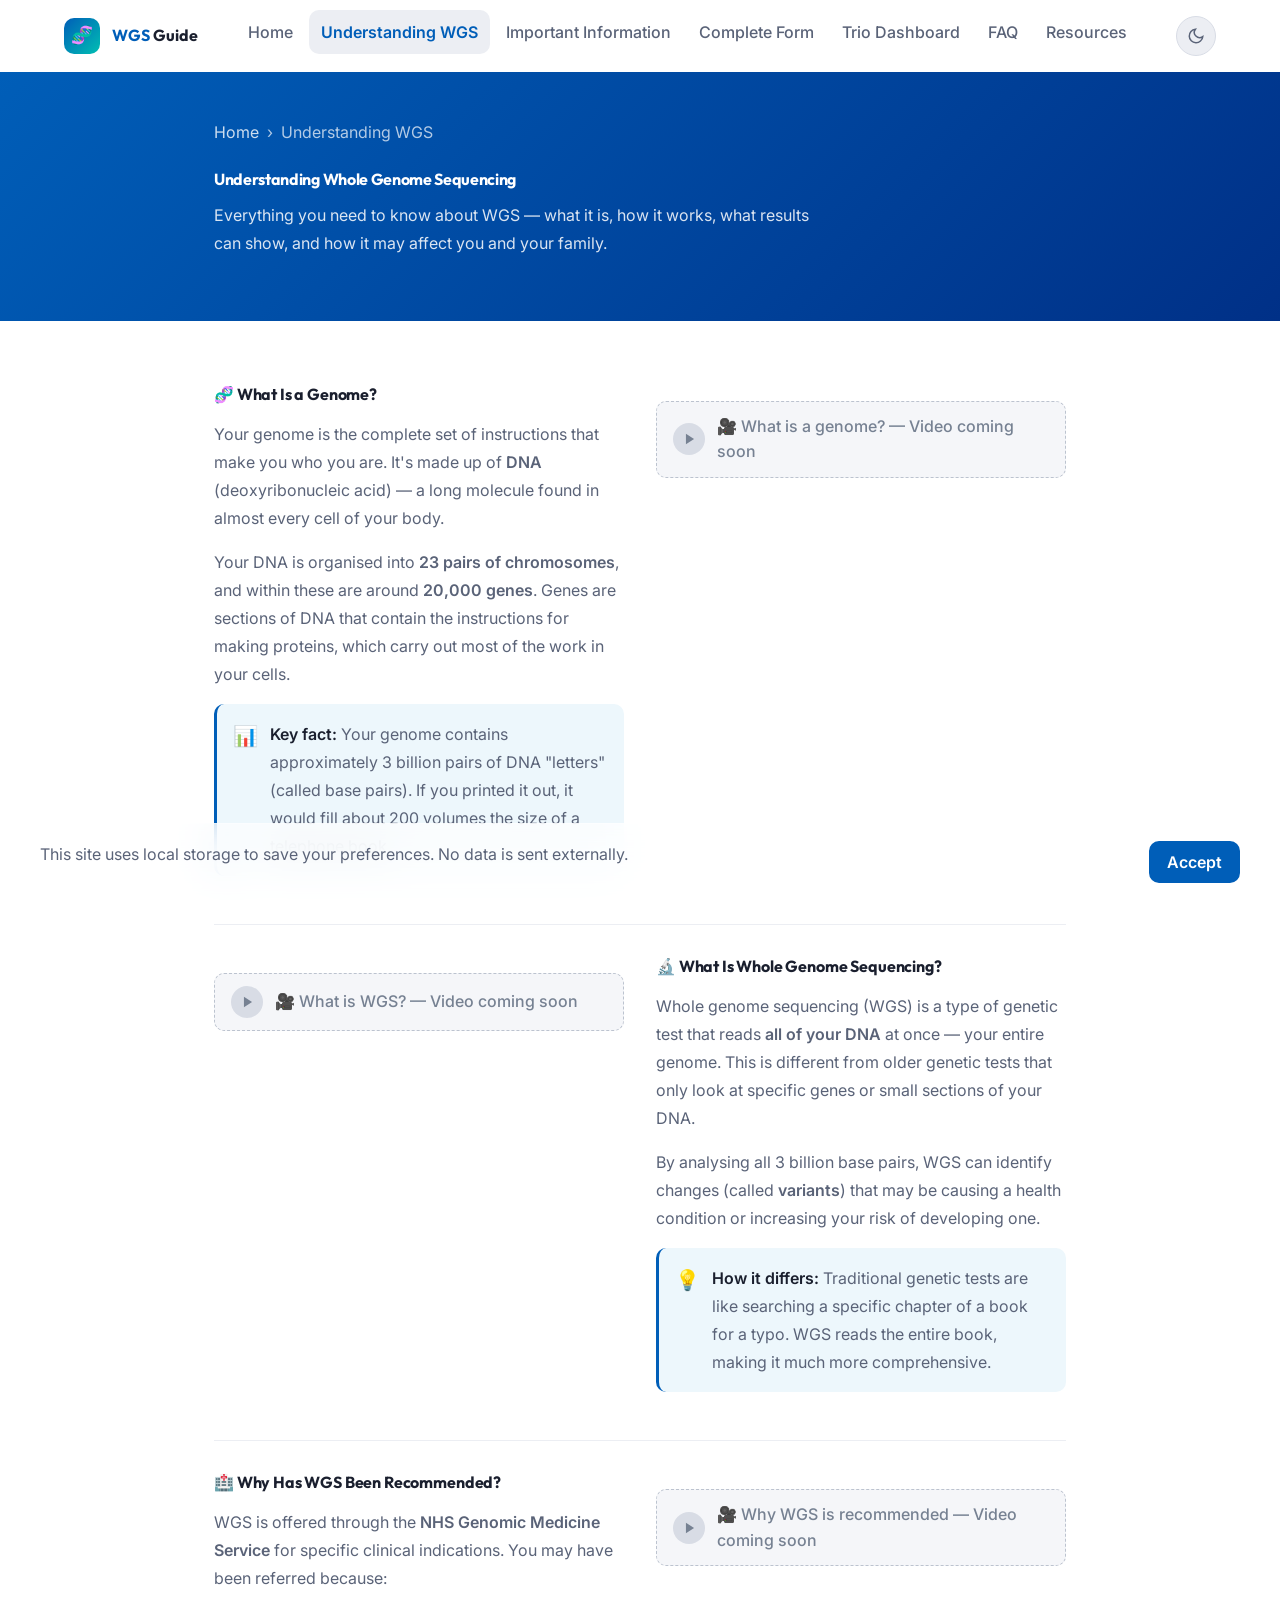
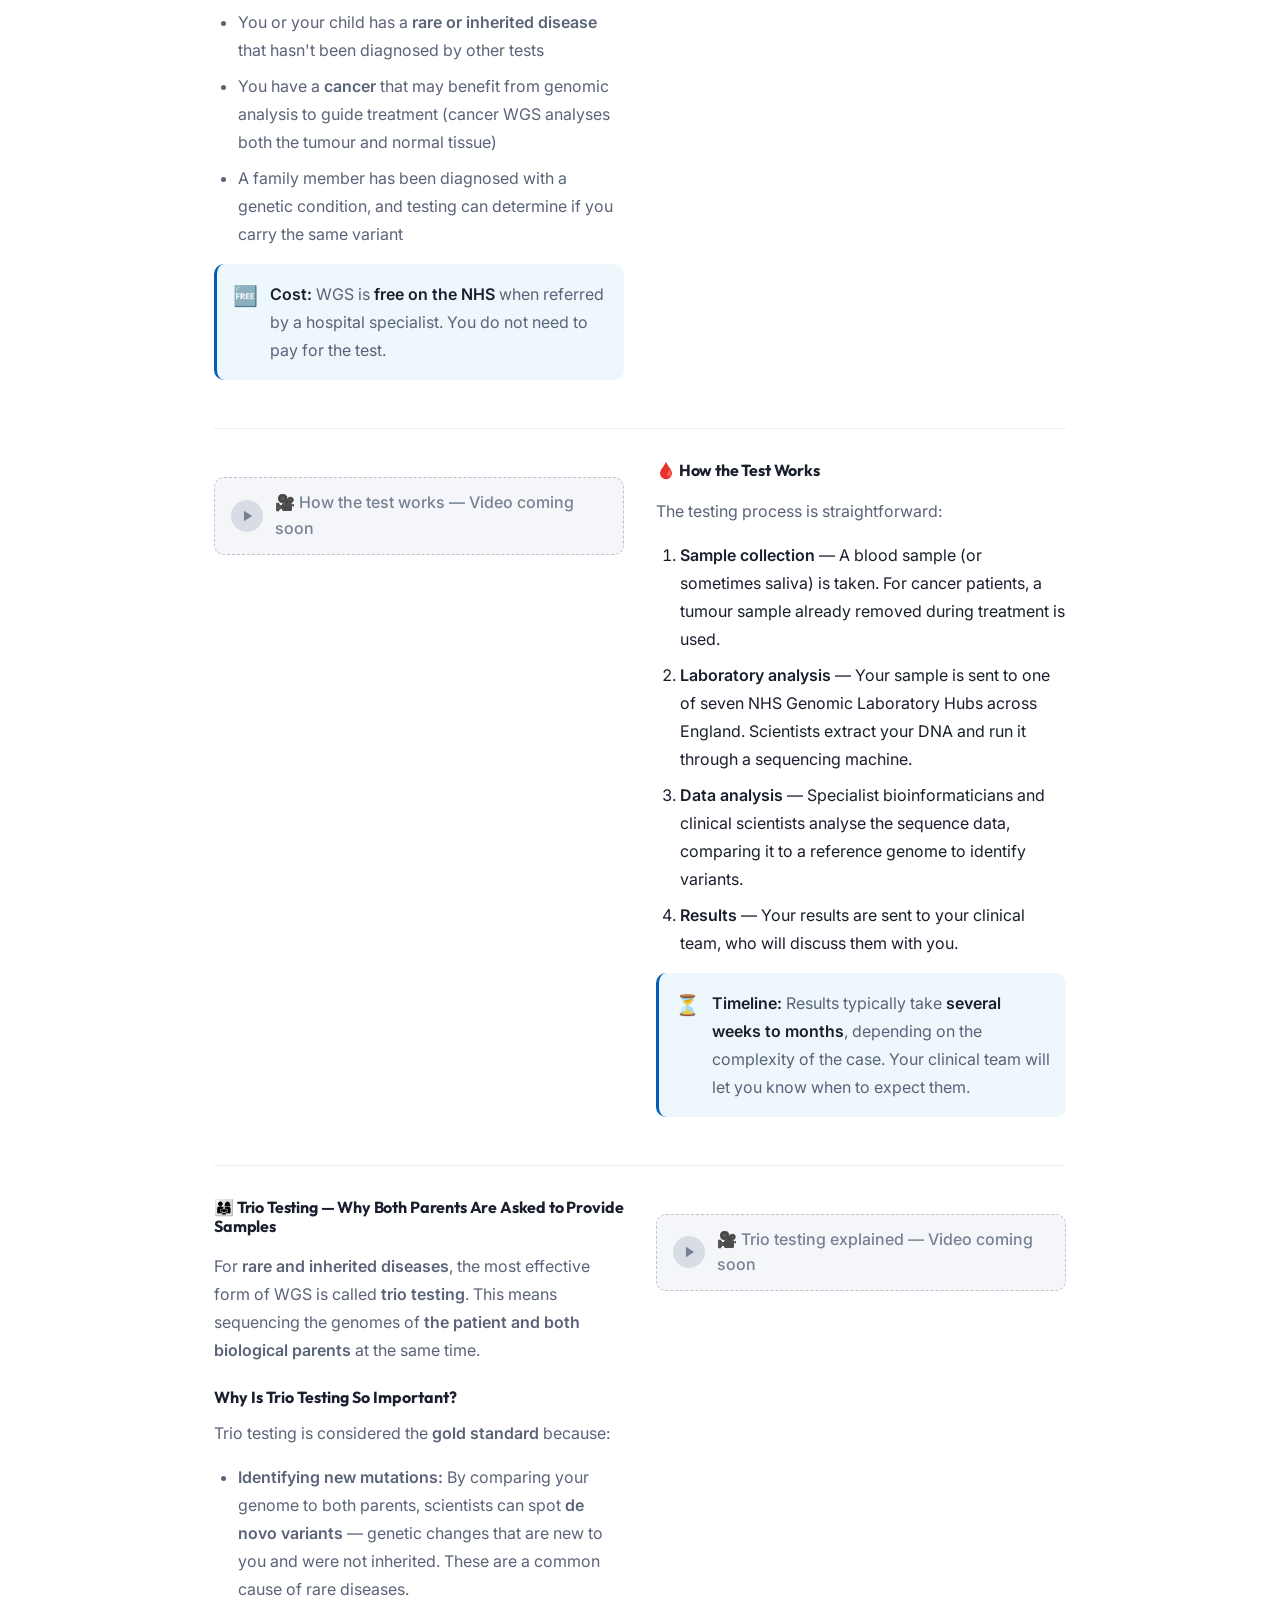
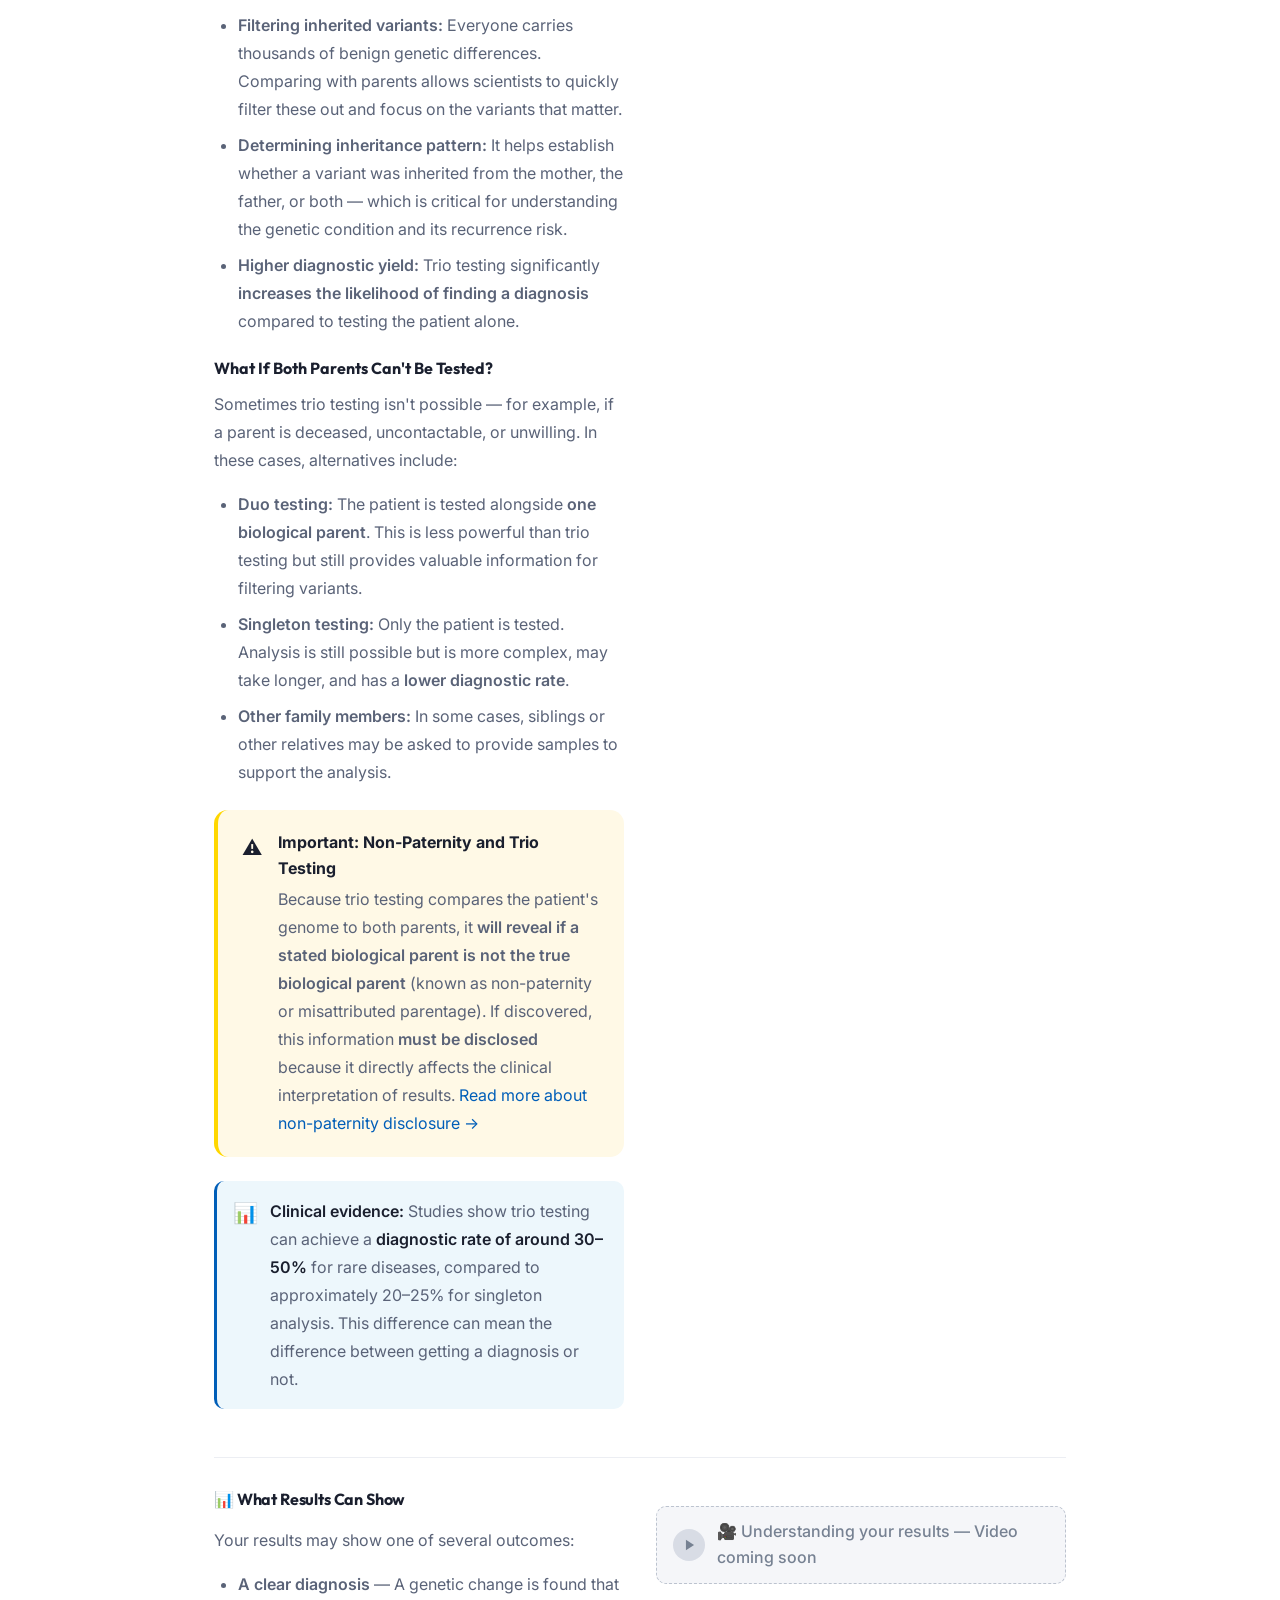
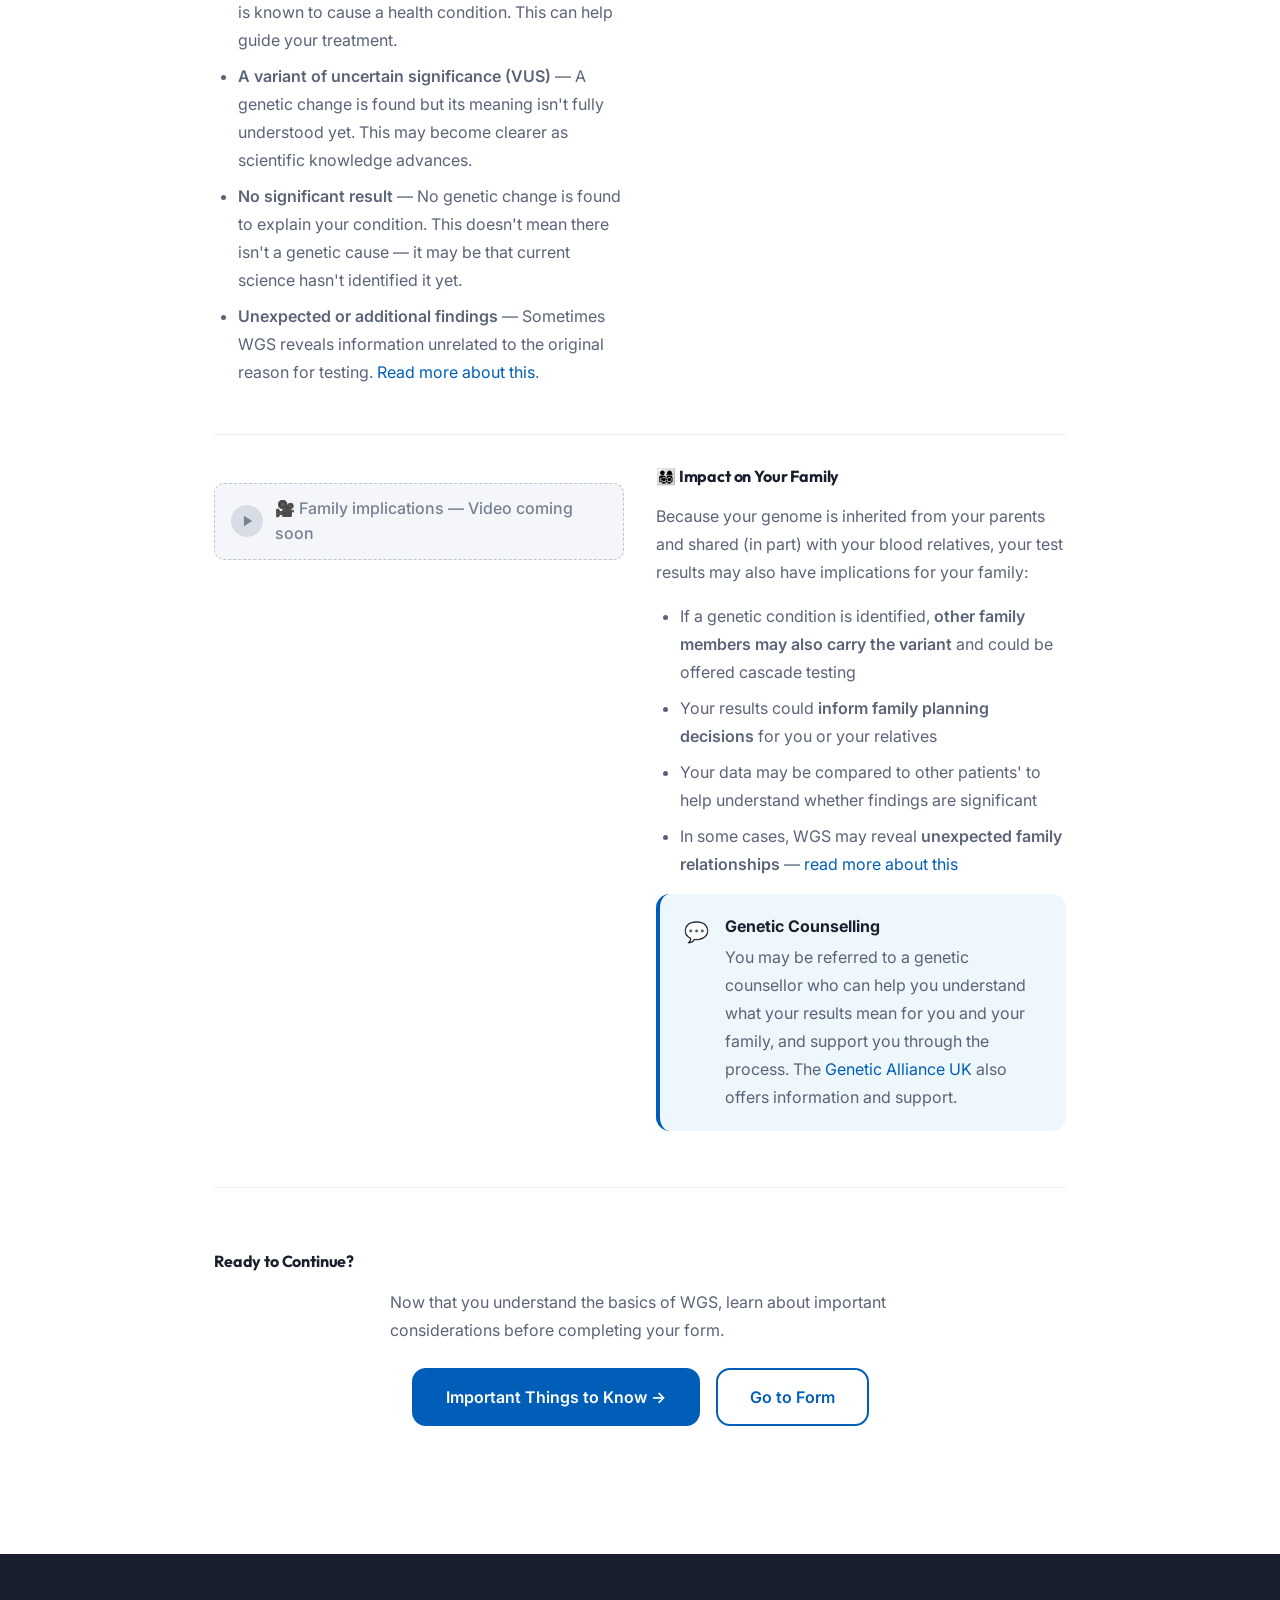
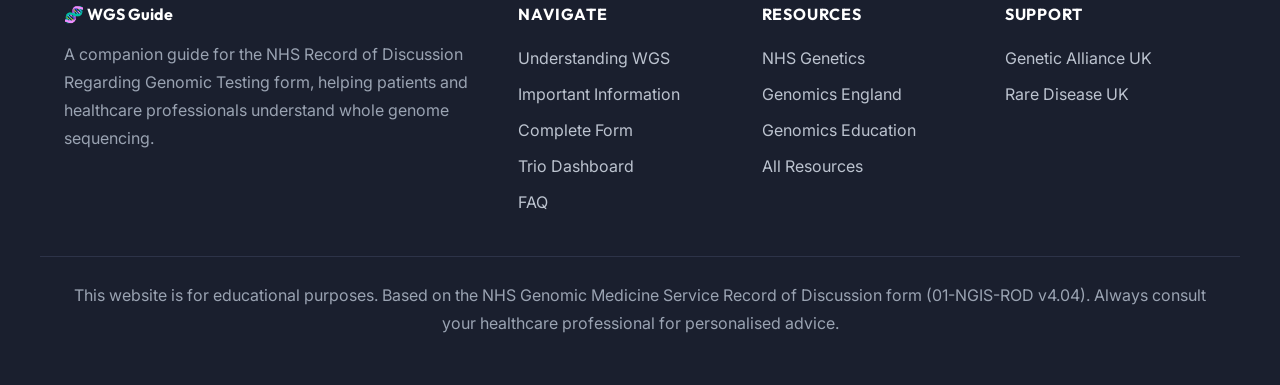
<file: understanding-wgs.html>
<!DOCTYPE html>
<html lang="en">
<head>
  <meta charset="UTF-8">
  <meta name="viewport" content="width=device-width, initial-scale=1.0, viewport-fit=cover">
  <title>Understanding Whole Genome Sequencing — WGS Guide</title>
  <meta name="description" content="Learn what whole genome sequencing (WGS) is, how it works, what results can show, and how it may affect you and your family.">
  <link rel="stylesheet" href="css/design-system.css">
  <link rel="stylesheet" href="css/components.css">
  <link rel="stylesheet" href="css/pages.css">
  <link rel="icon" type="image/svg+xml" href="data:image/svg+xml,<svg xmlns='http://www.w3.org/2000/svg' viewBox='0 0 100 100'><text y='.9em' font-size='90'>🧬</text></svg>">
</head>
<body>
  <a href="#main" class="skip-to-content">Skip to main content</a>
  <div id="site-nav"></div>

  <main id="main">
    <div class="page-header">
      <div class="page-header__content">
        <div class="breadcrumb"><a href="index.html">Home</a><span aria-hidden="true">›</span><span>Understanding WGS</span></div>
        <h1>Understanding Whole Genome Sequencing</h1>
        <p>Everything you need to know about WGS — what it is, how it works, what results can show, and how it may affect you and your family.</p>
      </div>
    </div>

    <div class="container page-content page-content--narrow">

      <!-- Section 1: What is a Genome? -->
      <section class="wgs-section animate-on-scroll" id="what-is-genome">
        <div class="wgs-section__content">
          <div class="wgs-section__text">
            <h3>🧬 What Is a Genome?</h3>
            <p>Your genome is the complete set of instructions that make you who you are. It's made up of <strong>DNA</strong> (deoxyribonucleic acid) — a long molecule found in almost every cell of your body.</p>
            <p>Your DNA is organised into <strong>23 pairs of chromosomes</strong>, and within these are around <strong>20,000 genes</strong>. Genes are sections of DNA that contain the instructions for making proteins, which carry out most of the work in your cells.</p>
            <div class="key-fact">
              <div class="key-fact__icon">📊</div>
              <div class="key-fact__text"><strong>Key fact:</strong> Your genome contains approximately 3 billion pairs of DNA "letters" (called base pairs). If you printed it out, it would fill about 200 volumes the size of a telephone book.</div>
            </div>
          </div>
          <div>
            <div class="video-placeholder" id="video-genome" role="button" tabindex="0" aria-label="Watch video about genomes">
              <div class="video-placeholder__overlay">
                <div class="video-placeholder__play"><svg fill="currentColor" viewBox="0 0 24 24"><polygon points="5,3 19,12 5,21"/></svg></div>
                <span class="video-placeholder__label">🎥 What is a genome? — Video coming soon</span>
              </div>
            </div>
          </div>
        </div>
      </section>

      <!-- Section 2: What is WGS? -->
      <section class="wgs-section animate-on-scroll" id="what-is-wgs">
        <div class="wgs-section__content reverse">
          <div class="wgs-section__text">
            <h3>🔬 What Is Whole Genome Sequencing?</h3>
            <p>Whole genome sequencing (WGS) is a type of genetic test that reads <strong>all of your DNA</strong> at once — your entire genome. This is different from older genetic tests that only look at specific genes or small sections of your DNA.</p>
            <p>By analysing all 3 billion base pairs, WGS can identify changes (called <strong>variants</strong>) that may be causing a health condition or increasing your risk of developing one.</p>
            <div class="key-fact">
              <div class="key-fact__icon">💡</div>
              <div class="key-fact__text"><strong>How it differs:</strong> Traditional genetic tests are like searching a specific chapter of a book for a typo. WGS reads the entire book, making it much more comprehensive.</div>
            </div>
          </div>
          <div>
            <div class="video-placeholder" id="video-wgs" role="button" tabindex="0">
              <div class="video-placeholder__overlay">
                <div class="video-placeholder__play"><svg fill="currentColor" viewBox="0 0 24 24"><polygon points="5,3 19,12 5,21"/></svg></div>
                <span class="video-placeholder__label">🎥 What is WGS? — Video coming soon</span>
              </div>
            </div>
          </div>
        </div>
      </section>

      <!-- Section 3: Why Recommended -->
      <section class="wgs-section animate-on-scroll" id="why-recommended">
        <div class="wgs-section__content">
          <div class="wgs-section__text">
            <h3>🏥 Why Has WGS Been Recommended?</h3>
            <p>WGS is offered through the <strong>NHS Genomic Medicine Service</strong> for specific clinical indications. You may have been referred because:</p>
            <ul>
              <li>You or your child has a <strong>rare or inherited disease</strong> that hasn't been diagnosed by other tests</li>
              <li>You have a <strong>cancer</strong> that may benefit from genomic analysis to guide treatment (cancer WGS analyses both the tumour and normal tissue)</li>
              <li>A family member has been diagnosed with a genetic condition, and testing can determine if you carry the same variant</li>
            </ul>
            <div class="key-fact">
              <div class="key-fact__icon">🆓</div>
              <div class="key-fact__text"><strong>Cost:</strong> WGS is <strong>free on the NHS</strong> when referred by a hospital specialist. You do not need to pay for the test.</div>
            </div>
          </div>
          <div>
            <div class="video-placeholder" id="video-why" role="button" tabindex="0">
              <div class="video-placeholder__overlay">
                <div class="video-placeholder__play"><svg fill="currentColor" viewBox="0 0 24 24"><polygon points="5,3 19,12 5,21"/></svg></div>
                <span class="video-placeholder__label">🎥 Why WGS is recommended — Video coming soon</span>
              </div>
            </div>
          </div>
        </div>
      </section>

      <!-- Section 4: How the Test Works -->
      <section class="wgs-section animate-on-scroll" id="how-it-works">
        <div class="wgs-section__content reverse">
          <div class="wgs-section__text">
            <h3>🩸 How the Test Works</h3>
            <p>The testing process is straightforward:</p>
            <ol>
              <li><strong>Sample collection</strong> — A blood sample (or sometimes saliva) is taken. For cancer patients, a tumour sample already removed during treatment is used.</li>
              <li><strong>Laboratory analysis</strong> — Your sample is sent to one of seven NHS Genomic Laboratory Hubs across England. Scientists extract your DNA and run it through a sequencing machine.</li>
              <li><strong>Data analysis</strong> — Specialist bioinformaticians and clinical scientists analyse the sequence data, comparing it to a reference genome to identify variants.</li>
              <li><strong>Results</strong> — Your results are sent to your clinical team, who will discuss them with you.</li>
            </ol>
            <div class="key-fact">
              <div class="key-fact__icon">⏳</div>
              <div class="key-fact__text"><strong>Timeline:</strong> Results typically take <strong>several weeks to months</strong>, depending on the complexity of the case. Your clinical team will let you know when to expect them.</div>
            </div>
          </div>
          <div>
            <div class="video-placeholder" id="video-howit" role="button" tabindex="0">
              <div class="video-placeholder__overlay">
                <div class="video-placeholder__play"><svg fill="currentColor" viewBox="0 0 24 24"><polygon points="5,3 19,12 5,21"/></svg></div>
                <span class="video-placeholder__label">🎥 How the test works — Video coming soon</span>
              </div>
            </div>
          </div>
        </div>
      </section>

      <!-- Section 5: Trio Testing -->
      <section class="wgs-section animate-on-scroll" id="trio-testing">
        <div class="wgs-section__content">
          <div class="wgs-section__text">
            <h3>👨‍👩‍👧 Trio Testing — Why Both Parents Are Asked to Provide Samples</h3>
            <p>For <strong>rare and inherited diseases</strong>, the most effective form of WGS is called <strong>trio testing</strong>. This means sequencing the genomes of <strong>the patient and both biological parents</strong> at the same time.</p>

            <h4 class="subsection-heading">Why Is Trio Testing So Important?</h4>
            <p>Trio testing is considered the <strong>gold standard</strong> because:</p>
            <ul>
              <li><strong>Identifying new mutations:</strong> By comparing your genome to both parents, scientists can spot <strong>de novo variants</strong> — genetic changes that are new to you and were not inherited. These are a common cause of rare diseases.</li>
              <li><strong>Filtering inherited variants:</strong> Everyone carries thousands of benign genetic differences. Comparing with parents allows scientists to quickly filter these out and focus on the variants that matter.</li>
              <li><strong>Determining inheritance pattern:</strong> It helps establish whether a variant was inherited from the mother, the father, or both — which is critical for understanding the genetic condition and its recurrence risk.</li>
              <li><strong>Higher diagnostic yield:</strong> Trio testing significantly <strong>increases the likelihood of finding a diagnosis</strong> compared to testing the patient alone.</li>
            </ul>

            <h4 class="subsection-heading">What If Both Parents Can't Be Tested?</h4>
            <p>Sometimes trio testing isn't possible — for example, if a parent is deceased, uncontactable, or unwilling. In these cases, alternatives include:</p>
            <ul>
              <li><strong>Duo testing:</strong> The patient is tested alongside <strong>one biological parent</strong>. This is less powerful than trio testing but still provides valuable information for filtering variants.</li>
              <li><strong>Singleton testing:</strong> Only the patient is tested. Analysis is still possible but is more complex, may take longer, and has a <strong>lower diagnostic rate</strong>.</li>
              <li><strong>Other family members:</strong> In some cases, siblings or other relatives may be asked to provide samples to support the analysis.</li>
            </ul>

            <div class="alert alert--warning mt-6">
              <div class="alert__icon">⚠️</div>
              <div class="alert__content">
                <div class="alert__title">Important: Non-Paternity and Trio Testing</div>
                <p class="alert__text">Because trio testing compares the patient's genome to both parents, it <strong>will reveal if a stated biological parent is not the true biological parent</strong> (known as non-paternity or misattributed parentage). If discovered, this information <strong>must be disclosed</strong> because it directly affects the clinical interpretation of results. <a href="pitfalls.html#non-paternity">Read more about non-paternity disclosure →</a></p>
              </div>
            </div>

            <div class="key-fact mt-4">
              <div class="key-fact__icon">📊</div>
              <div class="key-fact__text"><strong>Clinical evidence:</strong> Studies show trio testing can achieve a <strong>diagnostic rate of around 30–50%</strong> for rare diseases, compared to approximately 20–25% for singleton analysis. This difference can mean the difference between getting a diagnosis or not.</div>
            </div>
          </div>
          <div>
            <div class="video-placeholder" id="video-trio" role="button" tabindex="0">
              <div class="video-placeholder__overlay">
                <div class="video-placeholder__play"><svg fill="currentColor" viewBox="0 0 24 24"><polygon points="5,3 19,12 5,21"/></svg></div>
                <span class="video-placeholder__label">🎥 Trio testing explained — Video coming soon</span>
              </div>
            </div>
          </div>
        </div>
      </section>

      <!-- Section 6: What Results Can Show -->
      <section class="wgs-section animate-on-scroll" id="results">
        <div class="wgs-section__content">
          <div class="wgs-section__text">
            <h3>📊 What Results Can Show</h3>
            <p>Your results may show one of several outcomes:</p>
            <ul>
              <li><strong>A clear diagnosis</strong> — A genetic change is found that is known to cause a health condition. This can help guide your treatment.</li>
              <li><strong>A variant of uncertain significance (VUS)</strong> — A genetic change is found but its meaning isn't fully understood yet. This may become clearer as scientific knowledge advances.</li>
              <li><strong>No significant result</strong> — No genetic change is found to explain your condition. This doesn't mean there isn't a genetic cause — it may be that current science hasn't identified it yet.</li>
              <li><strong>Unexpected or additional findings</strong> — Sometimes WGS reveals information unrelated to the original reason for testing. <a href="pitfalls.html">Read more about this</a>.</li>
            </ul>
          </div>
          <div>
            <div class="video-placeholder" id="video-results" role="button" tabindex="0">
              <div class="video-placeholder__overlay">
                <div class="video-placeholder__play"><svg fill="currentColor" viewBox="0 0 24 24"><polygon points="5,3 19,12 5,21"/></svg></div>
                <span class="video-placeholder__label">🎥 Understanding your results — Video coming soon</span>
              </div>
            </div>
          </div>
        </div>
      </section>

      <!-- Section 6: Family Impact -->
      <section class="wgs-section animate-on-scroll" id="family-impact">
        <div class="wgs-section__content reverse">
          <div class="wgs-section__text">
            <h3>👨‍👩‍👧‍👦 Impact on Your Family</h3>
            <p>Because your genome is inherited from your parents and shared (in part) with your blood relatives, your test results may also have implications for your family:</p>
            <ul>
              <li>If a genetic condition is identified, <strong>other family members may also carry the variant</strong> and could be offered cascade testing</li>
              <li>Your results could <strong>inform family planning decisions</strong> for you or your relatives</li>
              <li>Your data may be compared to other patients' to help understand whether findings are significant</li>
              <li>In some cases, WGS may reveal <strong>unexpected family relationships</strong> — <a href="pitfalls.html#non-paternity">read more about this</a></li>
            </ul>
            <div class="alert alert--info">
              <div class="alert__icon">💬</div>
              <div class="alert__content">
                <div class="alert__title">Genetic Counselling</div>
                <p class="alert__text">You may be referred to a genetic counsellor who can help you understand what your results mean for you and your family, and support you through the process. The <a href="https://www.geneticalliance.org.uk/" target="_blank" rel="noopener">Genetic Alliance UK</a> also offers information and support.</p>
              </div>
            </div>
          </div>
          <div>
            <div class="video-placeholder" id="video-family" role="button" tabindex="0">
              <div class="video-placeholder__overlay">
                <div class="video-placeholder__play"><svg fill="currentColor" viewBox="0 0 24 24"><polygon points="5,3 19,12 5,21"/></svg></div>
                <span class="video-placeholder__label">🎥 Family implications — Video coming soon</span>
              </div>
            </div>
          </div>
        </div>
      </section>

      <!-- CTA -->
      <section class="section animate-on-scroll">
        <h3 class="mb-4">Ready to Continue?</h3>
        <p class="text-muted mb-6 text-measure--sm">Now that you understand the basics of WGS, learn about important considerations before completing your form.</p>
        <div class="btn-group">
          <a href="pitfalls.html" class="btn btn--primary btn--lg">Important Things to Know →</a>
          <a href="form.html" class="btn btn--secondary btn--lg">Go to Form</a>
        </div>
      </section>
    </div>
  </main>

  <div id="site-footer"></div>

  <div class="cookie-banner" id="cookie-banner"><div class="cookie-banner__inner"><p class="cookie-banner__text">This site uses local storage to save your preferences. No data is sent externally.</p><div class="cookie-banner__actions"><button class="btn btn--primary btn--sm" id="cookie-accept">Accept</button></div></div></div>

  <script src="js/chrome.js"></script>
  <script src="js/app.js"></script>
</body>
</html>
</file>
<file: css/design-system.css>
/* WGS Record of Discussion — Design System */
/* Google Fonts import with display=swap ensures text renders immediately with fallback fonts.
   In offline scenarios (file:// URLs), the import fails silently and fallback fonts are used seamlessly.
   Font stacks (Inter, Outfit) degrade gracefully to system fonts. */
@import url('https://fonts.googleapis.com/css2?family=Inter:wght@300;400;500;600;700&family=Outfit:wght@400;500;600;700;800&display=swap');

:root {
  --color-primary-900:#001141;--color-primary-800:#003087;--color-primary-700:#004098;
  --color-primary-600:#005EB8;--color-primary-500:#0072CE;--color-primary-400:#41B6E6;
  --color-primary-300:#7FCBEA;--color-primary-200:#B2DFF0;--color-primary-100:#D9F0F8;
  --color-primary-50:#EDF7FC;
  --color-secondary-600:#009E94;--color-secondary-500:#00BFB3;--color-secondary-400:#33CFC5;
  --color-secondary-200:#99EFE9;--color-secondary-100:#CCF7F4;--color-secondary-50:#E6FBF9;
  --color-success:#007F3B;--color-success-bg:#E6F4EC;
  --color-warning:#FFD700;--color-warning-bg:#FFF9E6;
  --color-danger:#D5281B;--color-danger-bg:#FBEAE9;
  --color-info:#005EB8;--color-info-bg:#EDF7FC;
  --color-neutral-950:#0B0F19;--color-neutral-900:#1A1F2E;--color-neutral-800:#2D3348;
  --color-neutral-700:#424A60;--color-neutral-600:#5A6378;--color-neutral-500:#768192;
  --color-neutral-400:#9AA3B2;--color-neutral-300:#BCC3CF;--color-neutral-200:#D8DCE5;
  --color-neutral-100:#ECEEF3;--color-neutral-50:#F5F6F9;--color-neutral-25:#FAFAFC;
  --surface-primary:#FFFFFF;--surface-secondary:var(--color-neutral-50);
  --surface-tertiary:var(--color-neutral-100);
  --surface-glass:rgba(255,255,255,0.72);--surface-glass-border:rgba(255,255,255,0.3);
  --surface-overlay:rgba(11,15,25,0.5);
  --text-primary:var(--color-neutral-900);--text-secondary:var(--color-neutral-600);
  --text-tertiary:var(--color-neutral-500);--text-inverse:#FFFFFF;
  --text-link:var(--color-primary-600);--text-link-hover:var(--color-primary-800);
  --font-heading:'Outfit',system-ui,-apple-system,sans-serif;
  --font-body:'Inter',system-ui,-apple-system,sans-serif;
  --text-xs:clamp(0.7rem,0.66rem+0.2vw,0.75rem);
  --text-sm:clamp(0.8rem,0.74rem+0.3vw,0.875rem);
  --text-base:clamp(0.9rem,0.84rem+0.3vw,1rem);
  --text-lg:clamp(1rem,0.92rem+0.4vw,1.125rem);
  --text-xl:clamp(1.15rem,1.02rem+0.65vw,1.25rem);
  --text-2xl:clamp(1.3rem,1.1rem+1vw,1.5rem);
  --text-3xl:clamp(1.6rem,1.3rem+1.5vw,1.875rem);
  --text-4xl:clamp(2rem,1.5rem+2.5vw,2.5rem);
  --text-5xl:clamp(2.4rem,1.6rem+4vw,3.5rem);
  --leading-tight:1.2;--leading-snug:1.35;--leading-normal:1.6;--leading-relaxed:1.75;
  --space-1:0.25rem;--space-2:0.5rem;--space-3:0.75rem;--space-4:1rem;
  --space-5:1.25rem;--space-6:1.5rem;--space-8:2rem;--space-10:2.5rem;
  --space-12:3rem;--space-16:4rem;--space-20:5rem;--space-24:6rem;
  --radius-sm:6px;--radius-md:10px;--radius-lg:14px;--radius-xl:20px;
  --radius-2xl:28px;--radius-full:9999px;
  --shadow-sm:0 1px 3px rgba(11,15,25,0.08),0 1px 2px rgba(11,15,25,0.04);
  --shadow-md:0 4px 6px -1px rgba(11,15,25,0.08),0 2px 4px rgba(11,15,25,0.04);
  --shadow-lg:0 10px 15px -3px rgba(11,15,25,0.08),0 4px 6px rgba(11,15,25,0.04);
  --shadow-xl:0 20px 25px -5px rgba(11,15,25,0.1),0 8px 10px rgba(11,15,25,0.04);
  --shadow-glow:0 0 30px rgba(0,94,184,0.15);
  --shadow-glow-teal:0 0 30px rgba(0,191,179,0.15);
  --ease-out:cubic-bezier(0.16,1,0.3,1);--ease-spring:cubic-bezier(0.34,1.56,0.64,1);
  --duration-fast:150ms;--duration-normal:250ms;--duration-slow:400ms;--duration-slower:600ms;
  --z-sticky:20;--z-fixed:30;--z-overlay:40;--z-modal:50;--z-toast:60;
  --container-xl:1200px;--container-md:768px;--container-2xl:1400px;
  --nav-height:72px;
}

[data-theme="dark"]{
  --surface-primary:var(--color-neutral-950);--surface-secondary:var(--color-neutral-900);
  --surface-tertiary:var(--color-neutral-800);
  --surface-glass:rgba(26,31,46,0.8);--surface-glass-border:rgba(66,74,96,0.4);
  --text-primary:var(--color-neutral-50);--text-secondary:var(--color-neutral-400);
  --text-tertiary:var(--color-neutral-500);
  --text-link:var(--color-primary-400);--text-link-hover:var(--color-primary-300);
  --shadow-lg:0 10px 15px -3px rgba(0,0,0,0.3),0 4px 6px rgba(0,0,0,0.2);
  --shadow-xl:0 20px 25px -5px rgba(0,0,0,0.4),0 8px 10px rgba(0,0,0,0.2);
  --shadow-glow:0 0 40px rgba(65,182,230,0.15);
  --color-success-bg:rgba(0,127,59,0.15);--color-warning-bg:rgba(255,215,0,0.12);
  --color-danger-bg:rgba(213,40,27,0.12);--color-info-bg:rgba(0,94,184,0.12);
}

*,*::before,*::after{box-sizing:border-box;margin:0;padding:0}
html{scroll-behavior:smooth;-webkit-text-size-adjust:100%;scroll-padding-top:calc(var(--nav-height)+var(--space-4));
  overflow-x:hidden}
body{font-family:var(--font-body);font-size:var(--text-base);line-height:var(--leading-normal);
  color:var(--text-primary);background:var(--surface-primary);-webkit-font-smoothing:antialiased;
  min-height:100vh;overflow-x:hidden;transition:background var(--duration-slow) var(--ease-out),color var(--duration-slow) var(--ease-out)}

h1,h2,h3,h4,h5,h6{font-family:var(--font-heading);line-height:var(--leading-tight);font-weight:700}
h1{font-size:var(--text-5xl);letter-spacing:-0.02em}
h2{font-size:var(--text-4xl);letter-spacing:-0.015em}
h3{font-size:var(--text-3xl);letter-spacing:-0.01em}
h4{font-size:var(--text-2xl)}h5{font-size:var(--text-xl)}
h6{font-size:var(--text-lg);font-weight:600}
p{margin-bottom:var(--space-4);line-height:var(--leading-relaxed)}
a{color:var(--text-link);text-decoration:none;transition:color var(--duration-fast) var(--ease-out)}
a:hover{color:var(--text-link-hover);text-decoration:underline}
a:focus-visible{outline:3px solid var(--color-primary-400);outline-offset:2px;border-radius:var(--radius-sm)}
strong,b{font-weight:600}small{font-size:var(--text-sm)}
ul,ol{padding-left:var(--space-6);margin-bottom:var(--space-4)}
li{margin-bottom:var(--space-2);line-height:var(--leading-relaxed)}
img{max-width:100%;height:auto;display:block}

.container{width:100%;max-width:var(--container-xl);margin:0 auto;
  padding:0 max(var(--space-6),env(safe-area-inset-right,0px));
  padding-left:max(var(--space-6),env(safe-area-inset-left,0px))}
.container--narrow{max-width:var(--container-md)}
.section{padding:var(--space-16) 0}.section--lg{padding:var(--space-24) 0}
.section--sm{padding:var(--space-8) 0}
.flex{display:flex}.flex-col{flex-direction:column}.flex-wrap{flex-wrap:wrap}
.items-center{align-items:center}.justify-center{justify-content:center}
.justify-between{justify-content:space-between}
.gap-2{gap:var(--space-2)}.gap-3{gap:var(--space-3)}.gap-4{gap:var(--space-4)}
.gap-6{gap:var(--space-6)}.gap-8{gap:var(--space-8)}
.grid{display:grid}.grid-2{grid-template-columns:repeat(2,1fr)}
.grid-3{grid-template-columns:repeat(3,1fr)}.grid-4{grid-template-columns:repeat(4,1fr)}
@media(max-width:768px){.grid-2,.grid-3,.grid-4{grid-template-columns:1fr}}
@media(min-width:769px) and (max-width:1024px){.grid-3,.grid-4{grid-template-columns:repeat(2,1fr)}}
.text-center{text-align:center}.text-muted{color:var(--text-secondary)}
.text-accent{color:var(--color-primary-600)}
[data-theme="dark"] .text-accent{color:var(--color-primary-400)}
.mt-4{margin-top:var(--space-4)}.mt-6{margin-top:var(--space-6)}.mt-8{margin-top:var(--space-8)}
.mb-2{margin-bottom:var(--space-2)}.mb-4{margin-bottom:var(--space-4)}
.mb-6{margin-bottom:var(--space-6)}.mb-8{margin-bottom:var(--space-8)}
.sr-only{position:absolute;width:1px;height:1px;padding:0;margin:-1px;overflow:hidden;clip:rect(0,0,0,0);white-space:nowrap;border-width:0}
.mb-0{margin-bottom:0}
.bg-secondary{background:var(--surface-secondary)}
.text-measure{max-width:600px;margin-left:auto;margin-right:auto}
.text-measure--sm{max-width:500px;margin-left:auto;margin-right:auto}
.text-measure--wide{max-width:700px;margin-left:auto;margin-right:auto}
.btn-group{display:flex;gap:var(--space-4);justify-content:center;flex-wrap:wrap}
.btn-group--tight{display:flex;gap:var(--space-3);justify-content:center;flex-wrap:wrap}

::selection{background:var(--color-primary-200);color:var(--color-primary-900)}
[data-theme="dark"] ::selection{background:var(--color-primary-800);color:var(--color-primary-100)}

@keyframes fadeInUp{from{opacity:0;transform:translateY(20px)}to{opacity:1;transform:translateY(0)}}
@keyframes fadeIn{from{opacity:0}to{opacity:1}}
@keyframes scaleIn{from{opacity:0;transform:scale(0.95)}to{opacity:1;transform:scale(1)}}
@keyframes pulse{0%,100%{opacity:1}50%{opacity:0.5}}
@keyframes float{0%,100%{transform:translateY(0)}50%{transform:translateY(-8px)}}
@keyframes spin{from{transform:rotate(0deg)}to{transform:rotate(360deg)}}

.animate-on-scroll{opacity:0;transform:translateY(24px);transition:opacity var(--duration-slower) var(--ease-out),transform var(--duration-slower) var(--ease-out)}
.animate-on-scroll.is-visible{opacity:1;transform:translateY(0)}
.animate-on-scroll.delay-1{transition-delay:100ms}.animate-on-scroll.delay-2{transition-delay:200ms}
.animate-on-scroll.delay-3{transition-delay:300ms}.animate-on-scroll.delay-4{transition-delay:400ms}

/* Hero Component Classes */
.hero__lead{font-size:1.15rem;margin-bottom:0.75rem}
.hero__note{font-size:0.9rem;opacity:0.85;margin-bottom:1.5rem}
.btn--hero-ghost{background:white;color:var(--color-primary-800);border:2px solid white;font-weight:600}
.btn--hero-ghost:hover,.btn--hero-ghost:active{background:var(--color-primary-50);color:var(--color-primary-900);border-color:var(--color-primary-50)}
.trust-bar{background:var(--surface-secondary);border-bottom:1px solid var(--color-neutral-100)}
[data-theme="dark"] .trust-bar{border-color:var(--color-neutral-800)}
.step-circle{width:36px;height:36px;border-radius:50%;color:white;display:flex;align-items:center;justify-content:center;font-weight:700;font-size:0.875rem}
.step-circle--primary{background:var(--color-primary-600)}
.step-circle--teal{background:var(--color-secondary-600)}
.step-circle--green{background:var(--color-success)}
.step-header{display:flex;align-items:center;gap:var(--space-3);margin-bottom:var(--space-4)}

.skip-to-content{position:absolute;top:-100%;left:var(--space-4);padding:var(--space-3) var(--space-6);
  background:var(--color-primary-600);color:var(--text-inverse);font-weight:600;
  border-radius:0 0 var(--radius-md) var(--radius-md);z-index:var(--z-toast);transition:top var(--duration-fast) var(--ease-out)}
.skip-to-content:focus{top:0;outline:none}

@media print{
  body{background:white;color:black;font-size:11pt}
  .nav,.theme-toggle,.skip-to-content,footer,.cookie-banner,
  .hero__particles,.hero__bg,.nav__backdrop,.video-placeholder{display:none!important}
  .container{max-width:100%;padding:0}.section{padding:1rem 0}
  .animate-on-scroll{opacity:1!important;transform:none!important}
  .hero{background:none;min-height:auto;padding:2rem 0}
  .hero__content{display:block}
  .hero__text h1,.hero__text p{color:black}
  .page-header{background:none;color:black;padding:1.5rem 0}
  .page-header h1,.page-header p,.page-header .breadcrumb a,.page-header .breadcrumb span{color:black}
  .card,.accordion,.form-section,.alert{box-shadow:none;border:1px solid #ccc}
  a[href]::after{content:" (" attr(href) ")";font-size:0.8em;color:#666}
  a[href^="#"]::after,a[href^="javascript"]::after,.nav a::after,.breadcrumb a::after{content:none}
}

/* Respect users who have asked the OS to reduce motion. */
@media (prefers-reduced-motion: reduce){
  *,*::before,*::after{
    animation-duration:0.001ms!important;
    animation-iteration-count:1!important;
    transition-duration:0.001ms!important;
    scroll-behavior:auto!important;
  }
  .animate-on-scroll{opacity:1!important;transform:none!important}
  .hero__particle,.dna-strand{animation:none!important}
  .hero__particles{display:none}
}
</file>
<file: css/components.css>
/* WGS Record of Discussion — Component Styles */

/* ============ NAVIGATION ============ */
.nav{position:sticky;top:0;z-index:var(--z-sticky);background:var(--surface-glass);
  backdrop-filter:blur(20px);-webkit-backdrop-filter:blur(20px);
  border-bottom:1px solid var(--surface-glass-border);height:var(--nav-height);
  transition:background var(--duration-normal) var(--ease-out),box-shadow var(--duration-normal) var(--ease-out)}
.nav.scrolled{box-shadow:var(--shadow-md)}
.nav__inner{display:flex;align-items:center;justify-content:space-between;height:100%;
  max-width:var(--container-xl);margin:0 auto;padding:0 var(--space-6)}
.nav__brand{display:flex;align-items:center;gap:var(--space-3);text-decoration:none}
.nav__brand-icon{width:36px;height:36px;background:linear-gradient(135deg,var(--color-primary-600),var(--color-secondary-500));
  border-radius:var(--radius-md);display:flex;align-items:center;justify-content:center;color:white;font-weight:800;font-size:1.1rem;font-family:var(--font-heading)}
.nav__brand-text{font-family:var(--font-heading);font-weight:700;font-size:var(--text-lg);color:var(--text-primary)}
.nav__brand-text span{color:var(--color-primary-600)}
[data-theme="dark"] .nav__brand-text span{color:var(--color-primary-400)}
.nav__links{display:flex;align-items:center;gap:var(--space-1);list-style:none;margin:0;padding:0}
.nav__link{display:block;padding:var(--space-2) var(--space-3);color:var(--text-secondary);
  font-size:var(--text-sm);font-weight:500;border-radius:var(--radius-md);
  transition:all var(--duration-fast) var(--ease-out);text-decoration:none}
.nav__link:hover,.nav__link.active{color:var(--text-primary);background:var(--surface-tertiary);text-decoration:none}
.nav__link.active{color:var(--color-primary-600);font-weight:600}
[data-theme="dark"] .nav__link.active{color:var(--color-primary-400)}
.nav__actions{display:flex;align-items:center;gap:var(--space-3)}
.nav__hamburger{display:none;background:none;border:none;cursor:pointer;padding:var(--space-2);
  color:var(--text-primary);border-radius:var(--radius-md)}
.nav__hamburger svg{width:24px;height:24px}
@media(max-width:768px){
  .nav__links{position:fixed;top:var(--nav-height);left:0;right:0;bottom:0;background:var(--surface-primary);
    flex-direction:column;padding:var(--space-6);gap:var(--space-2);
    transform:translateX(100%);transition:transform var(--duration-normal) var(--ease-out),visibility 0s linear var(--duration-normal);
    z-index:var(--z-overlay);visibility:hidden}
  .nav__links.open{transform:translateX(0);visibility:visible;transition:transform var(--duration-normal) var(--ease-out),visibility 0s}
  .nav__link{font-size:var(--text-lg);padding:var(--space-3) var(--space-4)}
  .nav__hamburger{display:flex}
  .nav__backdrop{display:none;position:fixed;inset:0;top:var(--nav-height);
    background:rgba(11,15,25,0.5);z-index:calc(var(--z-overlay) - 1);
    opacity:0;transition:opacity var(--duration-normal) var(--ease-out)}
  .nav__backdrop.open{display:block;opacity:1}
}

/* ============ THEME TOGGLE ============ */
.theme-toggle{background:var(--surface-tertiary);border:1px solid var(--color-neutral-200);
  border-radius:var(--radius-full);padding:var(--space-2);cursor:pointer;display:flex;align-items:center;
  justify-content:center;width:40px;height:40px;transition:all var(--duration-fast) var(--ease-out);color:var(--text-secondary)}
.theme-toggle:hover{background:var(--color-primary-100);color:var(--color-primary-600);border-color:var(--color-primary-200)}
[data-theme="dark"] .theme-toggle{border-color:var(--color-neutral-700)}
[data-theme="dark"] .theme-toggle:hover{background:var(--color-primary-900);color:var(--color-primary-400);border-color:var(--color-primary-800)}
.theme-toggle svg{width:18px;height:18px}
.theme-toggle .icon-sun{display:none}
.theme-toggle .icon-moon{display:block}
[data-theme="dark"] .theme-toggle .icon-sun{display:block}
[data-theme="dark"] .theme-toggle .icon-moon{display:none}

/* ============ BUTTONS ============ */
.btn{display:inline-flex;align-items:center;justify-content:center;gap:var(--space-2);
  font-family:var(--font-body);font-weight:600;font-size:var(--text-sm);
  padding:var(--space-3) var(--space-6);border-radius:var(--radius-md);border:2px solid transparent;
  cursor:pointer;text-decoration:none;transition:all var(--duration-normal) var(--ease-out);
  line-height:1.4;white-space:nowrap}
.btn:hover{text-decoration:none;transform:translateY(-1px)}
.btn:active{transform:translateY(0)}
.btn svg{width:18px;height:18px;flex-shrink:0}
.btn--primary{background:var(--color-primary-600);color:var(--text-inverse);border-color:var(--color-primary-600)}
.btn--primary:hover{background:var(--color-primary-700);border-color:var(--color-primary-700);box-shadow:var(--shadow-lg),var(--shadow-glow);color:white}
.btn--secondary{background:transparent;color:var(--color-primary-600);border-color:var(--color-primary-600)}
.btn--secondary:hover{background:var(--color-primary-50);color:var(--color-primary-700)}
[data-theme="dark"] .btn--secondary{color:var(--color-primary-400);border-color:var(--color-primary-400)}
[data-theme="dark"] .btn--secondary:hover{background:rgba(0,94,184,0.15)}
.btn--hero-ghost{background:white !important;color:var(--color-primary-800) !important;border:2px solid white !important;font-weight:600}
.btn--hero-ghost:hover,.btn--hero-ghost:active{background:var(--color-primary-50) !important;color:var(--color-primary-900) !important;border-color:var(--color-primary-50) !important}
.btn--ghost{background:transparent;color:var(--text-secondary);border-color:transparent}
.btn--ghost:hover{color:var(--text-primary);background:var(--surface-tertiary)}
.btn--danger{background:var(--color-danger);color:white;border-color:var(--color-danger)}
.btn--danger:hover{background:#b81f14;border-color:#b81f14}
.btn--lg{padding:var(--space-4) var(--space-8);font-size:var(--text-base);border-radius:var(--radius-lg)}
.btn--sm{padding:var(--space-2) var(--space-4);font-size:var(--text-xs)}
.btn--icon{width:40px;height:40px;padding:0;border-radius:var(--radius-md)}
.btn--block{width:100%}

/* ============ CARDS ============ */
.card{background:var(--surface-primary);border:1px solid var(--color-neutral-200);
  border-radius:var(--radius-lg);padding:var(--space-6);transition:all var(--duration-normal) var(--ease-out)}
.card:hover{box-shadow:var(--shadow-lg);transform:translateY(-2px)}
[data-theme="dark"] .card{border-color:var(--color-neutral-800)}
.card--glass{background:var(--surface-glass);backdrop-filter:blur(16px);-webkit-backdrop-filter:blur(16px);
  border:1px solid var(--surface-glass-border)}
.card--interactive{cursor:pointer}
.card--interactive:hover{border-color:var(--color-primary-400);box-shadow:var(--shadow-lg),var(--shadow-glow)}
.card__icon{width:48px;height:48px;border-radius:var(--radius-md);display:flex;align-items:center;
  justify-content:center;font-size:1.5rem;margin-bottom:var(--space-4)}
.card__icon--blue{background:var(--color-primary-100);color:var(--color-primary-600)}
.card__icon--teal{background:var(--color-secondary-100);color:var(--color-secondary-600)}
.card__icon--amber{background:var(--color-warning-bg);color:var(--color-warning)}
.card__icon--red{background:var(--color-danger-bg);color:var(--color-danger)}
[data-theme="dark"] .card__icon--blue{background:rgba(0,94,184,0.2)}
[data-theme="dark"] .card__icon--teal{background:rgba(0,191,179,0.2)}
.card__title{font-family:var(--font-heading);font-size:var(--text-xl);font-weight:700;margin-bottom:var(--space-2)}
.card__desc{color:var(--text-secondary);font-size:var(--text-sm);line-height:var(--leading-relaxed);margin-bottom:0}

/* ============ ACCORDION ============ */
.accordion{border:1px solid var(--color-neutral-200);border-radius:var(--radius-lg);overflow:hidden;
  margin-bottom:var(--space-4);transition:border-color var(--duration-normal) var(--ease-out)}
[data-theme="dark"] .accordion{border-color:var(--color-neutral-800)}
.accordion.open{border-color:var(--color-primary-400);box-shadow:var(--shadow-glow)}
.accordion__header{display:flex;align-items:center;justify-content:space-between;padding:var(--space-5) var(--space-6);
  cursor:pointer;background:var(--surface-secondary);border:none;width:100%;text-align:left;
  font-family:var(--font-body);font-size:var(--text-base);font-weight:600;color:var(--text-primary);
  transition:background var(--duration-fast) var(--ease-out);gap:var(--space-4)}
.accordion__header:hover{background:var(--surface-tertiary)}
.accordion__chevron{width:20px;height:20px;transition:transform var(--duration-normal) var(--ease-out);
  flex-shrink:0;color:var(--text-tertiary)}
.accordion.open .accordion__chevron{transform:rotate(180deg);color:var(--color-primary-600)}
.accordion__body{display:grid;grid-template-rows:0fr;transition:grid-template-rows var(--duration-slow) var(--ease-out)}
.accordion.open .accordion__body{grid-template-rows:1fr}
.accordion__content{overflow:hidden;padding:var(--space-4) var(--space-6) var(--space-6);color:var(--text-secondary);
  line-height:var(--leading-relaxed);font-size:var(--text-sm)}
.accordion__content p:last-child{margin-bottom:0}
.accordion__number{width:32px;height:32px;border-radius:var(--radius-full);
  background:var(--color-primary-100);color:var(--color-primary-600);display:flex;
  align-items:center;justify-content:center;font-weight:700;font-size:var(--text-sm);flex-shrink:0}
[data-theme="dark"] .accordion__number{background:rgba(0,94,184,0.2);color:var(--color-primary-400)}

/* ============ ALERT BANNERS ============ */
.alert{display:flex;gap:var(--space-4);padding:var(--space-5) var(--space-6);border-radius:var(--radius-lg);
  border-left:4px solid;margin-bottom:var(--space-6)}
.alert--info{background:var(--color-info-bg);border-color:var(--color-info)}
.alert--warning{background:var(--color-warning-bg);border-color:var(--color-warning)}
.alert--danger{background:var(--color-danger-bg);border-color:var(--color-danger)}
.alert--success{background:var(--color-success-bg);border-color:var(--color-success)}
.alert__icon{font-size:1.25rem;flex-shrink:0;margin-top:2px}
.alert__content{flex:1}
.alert__title{font-weight:700;font-size:var(--text-base);margin-bottom:var(--space-1)}
.alert__text{font-size:var(--text-sm);color:var(--text-secondary);margin-bottom:0}
.alert__text:last-child{margin-bottom:0}

/* ============ VIDEO PLACEHOLDER ============ */
.video-placeholder{display:flex;align-items:center;gap:var(--space-3);
  padding:var(--space-3) var(--space-4);border-radius:var(--radius-md);
  background:var(--surface-secondary);border:1px dashed var(--color-neutral-300);
  margin:var(--space-4) 0;color:var(--text-tertiary);font-size:var(--text-sm)}
.video-placeholder__overlay{display:flex;align-items:center;gap:var(--space-3)}
.video-placeholder__play{width:32px;height:32px;border-radius:var(--radius-full);
  background:var(--color-neutral-200);display:flex;align-items:center;
  justify-content:center;flex-shrink:0}
.video-placeholder__play svg{width:14px;height:14px;color:var(--text-tertiary);margin-left:1px}
.video-placeholder__label{color:var(--text-tertiary);font-size:var(--text-sm);font-weight:500}
.video-placeholder:hover{border-color:var(--color-neutral-400)}
.video-placeholder iframe{position:absolute;inset:0;width:100%;height:100%;border:none}
[data-theme="dark"] .video-placeholder{border-color:var(--color-neutral-700);background:var(--surface-tertiary)}
[data-theme="dark"] .video-placeholder__play{background:var(--color-neutral-800)}

/* ============ STEP INDICATOR ============ */
.steps{display:flex;align-items:center;justify-content:center;gap:0;margin-bottom:var(--space-8);padding:0 var(--space-4)}
.step{display:flex;align-items:center;gap:var(--space-3)}
.step__circle{width:40px;height:40px;border-radius:var(--radius-full);display:flex;align-items:center;
  justify-content:center;font-weight:700;font-size:var(--text-sm);border:2px solid var(--color-neutral-300);
  color:var(--text-tertiary);background:var(--surface-primary);transition:all var(--duration-normal) var(--ease-out);flex-shrink:0}
.step.active .step__circle{border-color:var(--color-primary-600);background:var(--color-primary-600);color:white;box-shadow:var(--shadow-glow)}
.step.completed .step__circle{border-color:var(--color-success);background:var(--color-success);color:white}
.step__label{font-size:var(--text-sm);font-weight:500;color:var(--text-tertiary);
  transition:color var(--duration-normal) var(--ease-out);white-space:nowrap}
.step.active .step__label{color:var(--text-primary);font-weight:600}
.step.completed .step__label{color:var(--color-success)}
.step__connector{width:60px;height:2px;background:var(--color-neutral-200);margin:0 var(--space-2);flex-shrink:0}
.step.completed+.step__connector,.step__connector.completed{background:var(--color-success)}
[data-theme="dark"] .step__circle{border-color:var(--color-neutral-600)}
[data-theme="dark"] .step__connector{background:var(--color-neutral-700)}
@media(max-width:640px){.step__label{display:none}.step__connector{width:30px}}

/* ============ FORM ELEMENTS ============ */
.form-group{margin-bottom:var(--space-5)}
.form-label{display:block;font-weight:600;font-size:var(--text-sm);color:var(--text-primary);margin-bottom:var(--space-2)}
.form-label .required{color:var(--color-danger);margin-left:2px}
.form-input,.form-select,.form-textarea{width:100%;padding:var(--space-3) var(--space-4);
  font-family:var(--font-body);font-size:var(--text-base);color:var(--text-primary);
  background:var(--surface-primary);border:2px solid var(--color-neutral-200);
  border-radius:var(--radius-md);transition:all var(--duration-fast) var(--ease-out);outline:none}
.form-input[type="date"]{max-width:220px}
.form-input:focus,.form-select:focus,.form-textarea:focus{border-color:var(--color-primary-500);box-shadow:0 0 0 3px var(--color-primary-100)}
[data-theme="dark"] .form-input,[data-theme="dark"] .form-select,[data-theme="dark"] .form-textarea{
  border-color:var(--color-neutral-700);background:var(--color-neutral-900)}
[data-theme="dark"] .form-input:focus,[data-theme="dark"] .form-select:focus{border-color:var(--color-primary-400);box-shadow:0 0 0 3px rgba(65,182,230,0.15)}
.form-input.error,.form-select.error{border-color:var(--color-danger);animation:shake 0.4s ease}
.form-hint{font-size:var(--text-xs);color:var(--text-tertiary);margin-top:var(--space-1)}
.form-error{font-size:var(--text-xs);color:var(--color-danger);margin-top:var(--space-1);display:none}
.form-input.error~.form-error{display:block}
.form-textarea{resize:vertical;min-height:100px}
@keyframes shake{0%,100%{transform:translateX(0)}20%,60%{transform:translateX(-4px)}40%,80%{transform:translateX(4px)}}

/* Checkbox / Radio */
.form-check{display:flex;align-items:flex-start;gap:var(--space-3);cursor:pointer;padding:var(--space-3) 0}
.form-check input[type="checkbox"],.form-check input[type="radio"]{appearance:none;width:22px;height:22px;
  border:2px solid var(--color-neutral-300);border-radius:var(--radius-sm);cursor:pointer;flex-shrink:0;
  position:relative;transition:all var(--duration-fast) var(--ease-out);background:var(--surface-primary);margin-top:1px}
.form-check input[type="radio"]{border-radius:var(--radius-full)}
.form-check input[type="checkbox"]:checked{background:var(--color-primary-600);border-color:var(--color-primary-600)}
.form-check input[type="checkbox"]:checked::after{content:'✓';position:absolute;inset:0;display:flex;
  align-items:center;justify-content:center;color:white;font-size:14px;font-weight:700}
.form-check input[type="radio"]:checked{border-color:var(--color-primary-600);border-width:6px}
.form-check__label{font-size:var(--text-sm);color:var(--text-primary);line-height:var(--leading-relaxed);cursor:pointer}
.form-check__label a{text-decoration:underline}

/* ============ SIGNATURE PAD ============ */
.signature-pad{border:2px dashed var(--color-neutral-300);border-radius:var(--radius-md);
  padding:var(--space-2);position:relative;background:var(--surface-primary);margin-bottom:var(--space-4)}
.signature-pad canvas{display:block;width:100%;cursor:crosshair;border-radius:var(--radius-sm)}
.signature-pad__label{display:block;text-align:center;font-size:var(--text-xs);
  color:var(--text-tertiary);padding:var(--space-1) 0;pointer-events:none}
.signature-pad__actions{display:flex;justify-content:flex-end;padding-top:var(--space-2)}
.signature-pad.has-signature{border-color:var(--color-primary-400)}
.signature-pad.has-signature .signature-pad__label{display:none}
[data-theme="dark"] .signature-pad{border-color:var(--color-neutral-600);background:var(--color-neutral-900)}

/* ============ CHAT / FAQ ============ */
.chat{display:flex;flex-direction:column;height:clamp(400px, calc(100vh - var(--nav-height) - 200px), 700px);
  border:1px solid var(--color-neutral-200);border-radius:var(--radius-xl);overflow:hidden;background:var(--surface-primary)}
[data-theme="dark"] .chat{border-color:var(--color-neutral-800)}
.chat__messages{flex:1;overflow-y:auto;padding:var(--space-6);display:flex;flex-direction:column;gap:var(--space-4)}
.chat__bubble{max-width:85%;padding:var(--space-4) var(--space-5);border-radius:var(--radius-lg);
  font-size:var(--text-sm);line-height:var(--leading-relaxed);animation:fadeInUp var(--duration-normal) var(--ease-out)}
.chat__bubble--bot{background:var(--surface-secondary);color:var(--text-primary);align-self:flex-start;
  border-bottom-left-radius:var(--radius-sm)}
.chat__bubble--user{background:var(--color-primary-600);color:white;align-self:flex-end;
  border-bottom-right-radius:var(--radius-sm)}
.chat__bubble--bot .chat__source{font-size:var(--text-xs);color:var(--text-tertiary);margin-top:var(--space-2);
  padding-top:var(--space-2);border-top:1px solid var(--color-neutral-200)}
[data-theme="dark"] .chat__bubble--bot .chat__source{border-color:var(--color-neutral-700)}
.chat__typing{display:flex;gap:4px;padding:var(--space-4) var(--space-5);align-self:flex-start}
.chat__typing-dot{width:8px;height:8px;border-radius:50%;background:var(--color-neutral-400);animation:pulse 1.4s infinite}
.chat__typing-dot:nth-child(2){animation-delay:0.2s}
.chat__typing-dot:nth-child(3){animation-delay:0.4s}
.chat__input-area{display:flex;gap:var(--space-3);padding:var(--space-4) var(--space-6);
  border-top:1px solid var(--color-neutral-200);background:var(--surface-secondary)}
[data-theme="dark"] .chat__input-area{border-color:var(--color-neutral-800)}
.chat__input{flex:1;border:2px solid var(--color-neutral-200);border-radius:var(--radius-full);
  padding:var(--space-3) var(--space-5);font-family:var(--font-body);font-size:var(--text-sm);
  color:var(--text-primary);background:var(--surface-primary);outline:none;
  transition:border-color var(--duration-fast)}
.chat__input:focus{border-color:var(--color-primary-500)}
.chat__chips{display:flex;flex-wrap:wrap;gap:var(--space-2);padding:0 var(--space-6) var(--space-4)}
.chat__chip{padding:var(--space-2) var(--space-4);background:var(--color-primary-50);
  color:var(--color-primary-600);border-radius:var(--radius-full);font-size:var(--text-xs);
  font-weight:500;cursor:pointer;border:1px solid var(--color-primary-200);
  transition:all var(--duration-fast) var(--ease-out);white-space:nowrap}
.chat__chip:hover{background:var(--color-primary-100);border-color:var(--color-primary-400)}
[data-theme="dark"] .chat__chip{background:rgba(0,94,184,0.15);border-color:rgba(0,94,184,0.3);color:var(--color-primary-400)}

/* ============ RESOURCE CARD ============ */
.resource-card{display:flex;align-items:flex-start;gap:var(--space-4);background:var(--surface-primary);
  border:1px solid var(--color-neutral-200);border-radius:var(--radius-lg);padding:var(--space-5);
  text-decoration:none;transition:all var(--duration-fast);position:relative}
.resource-card:hover{border-color:var(--color-primary-400);box-shadow:var(--shadow-lg);transform:translateY(-2px)}
[data-theme="dark"] .resource-card{border-color:var(--color-neutral-700);background:var(--surface-secondary)}
.resource-card__icon{width:48px;height:48px;border-radius:var(--radius-md);background:var(--color-primary-50);
  color:var(--color-primary-600);display:flex;align-items:center;justify-content:center;
  font-size:1.5rem;flex-shrink:0}
.resource-card__content{flex:1;min-width:0}
.resource-card__title{font-weight:700;font-size:var(--text-base);color:var(--text-primary);margin-bottom:var(--space-1)}
.resource-card__desc{font-size:var(--text-sm);color:var(--text-secondary);line-height:var(--leading-relaxed);margin:0}
.resource-card__badge{position:absolute;top:var(--space-3);right:var(--space-3);font-size:var(--text-xs);
  font-weight:600;background:var(--color-primary-50);color:var(--color-primary-600);
  padding:2px 8px;border-radius:var(--radius-full)}
[data-theme="dark"] .resource-card__badge{background:rgba(0,94,184,0.2);color:var(--color-primary-400)}

/* ============ FOOTER ============ */
.footer{background:var(--color-neutral-900);color:var(--color-neutral-400);padding:var(--space-12) 0 var(--space-8)}
.footer a{color:var(--color-neutral-300)}
.footer a:hover{color:white}
.footer__inner{display:grid;grid-template-columns:2fr 1fr 1fr 1fr;gap:var(--space-8);
  max-width:var(--container-xl);margin:0 auto;padding:0 var(--space-6)}
@media(max-width:768px){
  .footer__inner{grid-template-columns:1fr 1fr;gap:var(--space-4)}
  .footer__inner > :first-child{grid-column:1 / -1}
  .footer__desc{font-size:var(--text-xs)}
  .footer__heading{font-size:var(--text-xs);margin-bottom:var(--space-2)}
  .footer__list a{font-size:var(--text-xs)}
  .footer__list li{margin-bottom:var(--space-1)}
}
.footer__brand{font-family:var(--font-heading);font-size:var(--text-xl);font-weight:700;color:white;margin-bottom:var(--space-3)}
.footer__desc{font-size:var(--text-sm);line-height:var(--leading-relaxed);margin-bottom:0}
.footer__heading{font-family:var(--font-heading);font-weight:700;color:white;font-size:var(--text-sm);
  text-transform:uppercase;letter-spacing:0.05em;margin-bottom:var(--space-4)}
.footer__list{list-style:none;padding:0;margin:0}
.footer__list li{margin-bottom:var(--space-2)}
.footer__list a{font-size:var(--text-sm);transition:color var(--duration-fast)}
.footer__bottom{border-top:1px solid var(--color-neutral-800);margin-top:var(--space-8);
  padding-top:var(--space-6);text-align:center;font-size:var(--text-xs);
  max-width:var(--container-xl);margin-left:auto;margin-right:auto;padding-left:var(--space-6);padding-right:var(--space-6)}

/* ============ HERO ============ */
.hero{position:relative;overflow:hidden;padding:var(--space-24) 0;min-height:70vh;display:flex;align-items:center}
.hero__bg{position:absolute;inset:0;background:linear-gradient(135deg,var(--color-primary-900) 0%,var(--color-primary-800) 40%,var(--color-primary-600) 100%);z-index:0}
.hero__particles{position:absolute;inset:0;overflow:hidden;z-index:1}
.hero__particle{position:absolute;width:4px;height:4px;background:rgba(255,255,255,0.3);border-radius:50%;animation:float 6s ease-in-out infinite}
.hero__content{position:relative;z-index:2;max-width:var(--container-xl);margin:0 auto;padding:0 var(--space-6);
  display:grid;grid-template-columns:1fr 1fr;gap:var(--space-12);align-items:center}
@media(max-width:768px){.hero__content{grid-template-columns:1fr}}
.hero__text h1{color:white;margin-bottom:var(--space-6)}
.hero__text p{color:rgba(255,255,255,0.85);font-size:var(--text-lg);margin-bottom:var(--space-4)}
.hero__actions{display:flex;gap:var(--space-4);flex-wrap:wrap}
@media(max-width:768px){.hero__actions{justify-content:flex-start}}
.hero__visual{display:flex;align-items:center;justify-content:center}
@media(max-width:768px){.hero__visual{display:none}}

/* DNA Helix Animation */
.dna-helix{width:200px;height:300px;position:relative;perspective:500px}
.dna-strand{position:absolute;width:100%;height:100%;animation:helixSpin 8s linear infinite}
@keyframes helixSpin{from{transform:rotateY(0)}to{transform:rotateY(360deg)}}
.dna-base{position:absolute;left:50%;width:80px;height:4px;transform:translateX(-50%);border-radius:2px}
.dna-base::before,.dna-base::after{content:'';position:absolute;width:12px;height:12px;border-radius:50%;top:-4px}
.dna-base::before{left:-6px;background:var(--color-primary-400)}
.dna-base::after{right:-6px;background:var(--color-secondary-400)}

/* ============ PAGE HEADER ============ */
.page-header{background:linear-gradient(135deg,var(--color-primary-600) 0%,var(--color-primary-800) 100%);
  padding:var(--space-12) 0;
  color:white;box-sizing:border-box;max-width:100%}
.page-header__content{max-width:900px;margin:0 auto;
  padding:0 max(var(--space-6),env(safe-area-inset-right,0px));
  padding-left:max(var(--space-6),env(safe-area-inset-left,0px))}
.page-header h1{color:white;margin-bottom:var(--space-3)}
.page-header p{color:rgba(255,255,255,0.85);font-size:var(--text-lg);max-width:600px}
.breadcrumb{display:flex;align-items:center;justify-content:flex-start;gap:var(--space-2);
  font-size:var(--text-sm);color:rgba(255,255,255,0.7);margin-bottom:var(--space-6)}
.breadcrumb a{color:rgba(255,255,255,0.8);text-decoration:none}
.breadcrumb a:hover{color:white;text-decoration:underline}

/* ============ UNDERSTANDING CHECKBOX ============ */
.understand-check{display:flex;align-items:center;gap:var(--space-3);padding:var(--space-3) var(--space-4);
  background:var(--color-success-bg);border-radius:var(--radius-md);margin-top:var(--space-4);
  border:1px solid transparent;transition:all var(--duration-fast)}
.understand-check.checked{border-color:var(--color-success)}
.understand-check label{font-weight:600;font-size:var(--text-sm);color:var(--color-success);cursor:pointer}

/* ============ MOBILE-FIRST RESPONSIVE ============ */
@media(max-width:480px){
  /* Spacing & containers — generous mobile padding so text never hugs the edge */
  .container{padding-left:max(var(--space-8),env(safe-area-inset-left,0px));
    padding-right:max(var(--space-8),env(safe-area-inset-right,0px))}
  .section{padding:var(--space-8) 0}
  .hero{padding:var(--space-12) 0;min-height:auto}
  .hero__content{padding-left:max(var(--space-8),env(safe-area-inset-left,0px));padding-right:max(var(--space-8),env(safe-area-inset-right,0px))}
  .hero__text{text-align:left}
  .hero__text h1{font-size:1.6rem;margin-bottom:var(--space-4)}
  .hero__text p{font-size:var(--text-base);margin-bottom:var(--space-4)}
  .hero__actions{flex-direction:column;gap:var(--space-3);align-items:stretch}
  .hero__actions .btn{width:100%;justify-content:center}

  /* Form page */
  .form-page{padding-left:var(--space-3)!important;padding-right:var(--space-3)!important}
  .form-section{padding:var(--space-5)}
  .form-section__title h3{font-size:var(--text-lg)}
  .form-nav{flex-direction:column;gap:var(--space-3)}
  .form-nav>div{width:100%;display:flex;flex-direction:column;gap:var(--space-2)}
  .form-nav .btn{width:100%;justify-content:center}

  /* Discussion points */
  .discussion-point__header{padding:var(--space-4)}
  .discussion-point__actions{flex-direction:column;gap:var(--space-2);padding:var(--space-3) var(--space-4)}

  /* Choice cards */
  .choice-card{padding:var(--space-4)}
  .choice-card__question{font-size:var(--text-base)}
  .choice-card__options{flex-direction:column;gap:var(--space-2)}
  .choice-btn{padding:var(--space-3)}

  /* Alerts */
  .alert{padding:var(--space-4);gap:var(--space-3)}
  .alert__title{font-size:var(--text-sm)}
  .alert__text{font-size:var(--text-xs)}

  /* Page header — centre-align on small screens so text isn't left-flush */
  .page-header{padding:var(--space-10) 0 var(--space-8)}
  .page-header__content{text-align:center;
    padding:0 max(var(--space-8),env(safe-area-inset-right,0px));
    padding-left:max(var(--space-8),env(safe-area-inset-left,0px))}
  .breadcrumb{justify-content:center}
  .page-header h1{font-size:1.6rem}
  .page-header p{font-size:var(--text-base);margin-left:auto;margin-right:auto}

  /* Make ghost button highly visible on mobile */
  .btn--hero-ghost{background:white !important;color:var(--color-primary-800) !important;
    border:2px solid white !important;font-weight:600}
  .btn--hero-ghost:hover,.btn--hero-ghost:active{background:var(--color-primary-50) !important;color:var(--color-primary-900) !important;border-color:var(--color-primary-50) !important}
  /* Cards */
  .card{padding:var(--space-4)}
  .card__title{font-size:var(--text-lg)}

  /* Chat / FAQ */
  .chat{height:clamp(350px, 60vh, 500px);min-height:auto}
  .chat__messages{padding:var(--space-4)}
  .chat__bubble{max-width:92%}
  .chat__chips{padding:0 var(--space-4) var(--space-3)}
  .chat__chip{font-size:0.7rem}
  .chat__input-area{padding:var(--space-3) var(--space-4)}
  .faq-search__input{font-size:var(--text-base);padding:var(--space-3) var(--space-4) var(--space-3) var(--space-10)}

  /* Signature pad */
  .signature-pad canvas{height:120px}

  /* Footer */
  .footer{padding:var(--space-6) 0 var(--space-4)}
  .footer__inner{gap:var(--space-3)}
  .footer__bottom{margin-top:var(--space-4);padding-top:var(--space-4)}

  /* Accordion */
  .accordion__header{padding:var(--space-4);font-size:var(--text-sm)}
  .accordion__content{padding:var(--space-3) var(--space-4) var(--space-4)}

  /* HCP section */
  .hcp-section{padding:var(--space-5)}

  /* Resource cards */
  .resource-card{flex-direction:column;gap:var(--space-3)}
  .resource-card__icon{width:40px;height:40px;font-size:1.1rem}

  /* Better touch targets */
  .form-check{padding:var(--space-3) var(--space-2)}
  .form-check input[type="checkbox"],.form-check input[type="radio"]{width:24px;height:24px}
  .form-check__label{font-size:var(--text-base)}
  .btn{min-height:44px;font-size:var(--text-sm)}
  .btn--lg{min-height:48px}
}

/* Tablet tweaks */
@media(min-width:481px) and (max-width:768px){
  .container{padding-left:max(var(--space-8),env(safe-area-inset-left,0px));
    padding-right:max(var(--space-8),env(safe-area-inset-right,0px))}
  .page-header{padding-left:0;padding-right:0}
  .page-header__content{text-align:center;
    padding:0 max(var(--space-8),env(safe-area-inset-right,0px));
    padding-left:max(var(--space-8),env(safe-area-inset-left,0px))}
  .page-header p{margin-left:auto;margin-right:auto}
  .hero{min-height:auto;padding:var(--space-16) 0}
  .hero__content{padding-left:max(var(--space-8),env(safe-area-inset-left,0px));padding-right:max(var(--space-8),env(safe-area-inset-right,0px))}
  .hero__text h1{font-size:2rem}
  .form-nav>div{flex-wrap:wrap}
  .choice-card__options{flex-direction:column}
  .resource-card__icon{width:40px;height:40px}
}

/* Touch device optimisations */
@media(hover:none){
  .card:hover,.resource-card:hover,.btn:hover{transform:none}
  .video-placeholder:hover{transform:none}
  .card--interactive:hover{box-shadow:none;border-color:var(--color-neutral-200)}
  .accordion__header:hover{background:var(--surface-secondary)}
  .resource-card:hover{box-shadow:none;border-color:var(--color-neutral-200)}
  .btn:hover{transform:none;box-shadow:none}
  .nav__link:hover{background:transparent}
}

/* Trio dashboard list */
.dashboard-list{display:flex;flex-direction:column;gap:var(--space-3)}
.dashboard-row{display:flex;justify-content:space-between;align-items:center;gap:var(--space-4);padding:var(--space-4);background:var(--surface-secondary);border:1px solid var(--color-neutral-200);border-radius:12px;flex-wrap:wrap}
[data-theme="dark"] .dashboard-row{border-color:var(--color-neutral-700);background:var(--surface-tertiary)}
.dashboard-row__main{flex:1;min-width:0}
.dashboard-row__id{display:inline-block;font-family:var(--font-mono,monospace);font-size:var(--text-xs);font-weight:700;text-transform:uppercase;letter-spacing:0.04em;padding:2px 8px;border-radius:6px;background:var(--color-primary-100,#e6f0ff);color:var(--color-primary-600);margin-bottom:var(--space-2)}
[data-theme="dark"] .dashboard-row__id{background:var(--color-primary-800,#1a2744);color:var(--color-primary-300,#8ab4ff)}
.dashboard-row__name{font-size:var(--text-lg);font-weight:600;color:var(--text-primary);margin-bottom:2px}
.dashboard-row__meta{font-size:var(--text-sm);color:var(--text-tertiary);display:flex;flex-wrap:wrap;gap:var(--space-2)}
.dashboard-row__actions{display:flex;gap:var(--space-2);flex-wrap:wrap}
@media(max-width:640px){
  .dashboard-row{flex-direction:column;align-items:stretch}
  .dashboard-row__actions{justify-content:flex-start}
}
</file>
<file: css/pages.css>
/* WGS Record of Discussion — Page-Specific Styles */

/* ============ FORM PAGE ============ */
.form-page{max-width:800px;margin:0 auto}
.form-step{display:none;animation:fadeInUp var(--duration-normal) var(--ease-out)}
.form-step.active{display:block}
.form-section{background:var(--surface-primary);border:1px solid var(--color-neutral-200);
  border-radius:var(--radius-xl);padding:var(--space-8);margin-bottom:var(--space-6)}
[data-theme="dark"] .form-section{border-color:var(--color-neutral-800)}
.form-section__title{display:flex;align-items:center;gap:var(--space-3);margin-bottom:var(--space-6)}
.form-section__title h3{margin-bottom:0}
.form-nav{display:flex;justify-content:space-between;align-items:center;padding:var(--space-6) 0}
.form-nav__info{font-size:var(--text-sm);color:var(--text-tertiary)}
.form-summary{background:var(--surface-secondary);border-radius:var(--radius-lg);padding:var(--space-6);margin-bottom:var(--space-6)}
.form-summary__row{display:flex;justify-content:space-between;padding:var(--space-3) 0;
  border-bottom:1px solid var(--color-neutral-200);font-size:var(--text-sm)}
.form-summary__row:last-child{border-bottom:none}
.form-summary__label{font-weight:600;color:var(--text-primary)}
.form-summary__value{color:var(--text-secondary)}
[data-theme="dark"] .form-summary__row{border-color:var(--color-neutral-800)}

/* Patient details grid */
.patient-details{display:grid;grid-template-columns:1fr 1fr;gap:var(--space-4)}
@media(max-width:640px){.patient-details{grid-template-columns:1fr}}

/* Discussion point card */
.discussion-point{background:var(--surface-primary);border:1px solid var(--color-neutral-200);
  border-radius:var(--radius-lg);margin-bottom:var(--space-4);overflow:hidden;
  transition:all var(--duration-normal) var(--ease-out)}
[data-theme="dark"] .discussion-point{border-color:var(--color-neutral-800)}
.discussion-point.understood{border-color:var(--color-success);background:var(--color-success-bg)}
.discussion-point__header{display:flex;align-items:flex-start;gap:var(--space-4);padding:var(--space-5) var(--space-6)}
.discussion-point__number{width:36px;height:36px;border-radius:var(--radius-full);
  background:var(--color-primary-600);color:white;display:flex;align-items:center;
  justify-content:center;font-weight:700;font-size:var(--text-sm);flex-shrink:0;
  transition:background var(--duration-normal)}
.discussion-point.understood .discussion-point__number{background:var(--color-success)}
.discussion-point__title{font-weight:700;font-size:var(--text-base);color:var(--color-primary-600);margin-bottom:var(--space-1)}
[data-theme="dark"] .discussion-point__title{color:var(--color-primary-400)}
.discussion-point__statement{font-size:var(--text-sm);color:var(--text-secondary);line-height:var(--leading-relaxed);margin-bottom:0}
.discussion-point__expand{border:none;background:none;color:var(--text-link);font-size:var(--text-xs);
  font-weight:600;cursor:pointer;padding:0 var(--space-6) var(--space-2);display:flex;align-items:center;gap:var(--space-1)}
.discussion-point__expand:hover{text-decoration:underline}
.discussion-point__explanation{display:grid;grid-template-rows:0fr;
  transition:grid-template-rows var(--duration-slow) var(--ease-out)}
.discussion-point__explanation.open{grid-template-rows:1fr}
.discussion-point__explanation-inner{background:var(--color-info-bg);border-radius:var(--radius-md);
  padding:var(--space-4);font-size:var(--text-sm);color:var(--text-secondary);line-height:var(--leading-relaxed)}
.discussion-point__explanation > .discussion-point__explanation-inner{overflow:hidden;
  padding:0 var(--space-6);transition:padding var(--duration-slow) var(--ease-out)}
.discussion-point__explanation.open > .discussion-point__explanation-inner{padding:var(--space-4) var(--space-6)}
.discussion-point__actions{display:flex;align-items:center;justify-content:space-between;
  padding:var(--space-3) var(--space-6);border-top:1px solid var(--color-neutral-100);background:var(--surface-secondary)}
[data-theme="dark"] .discussion-point__actions{border-color:var(--color-neutral-800);background:var(--surface-tertiary)}
.discussion-point__video-link{display:flex;align-items:center;gap:var(--space-2);font-size:var(--text-xs);
  color:var(--text-link);cursor:pointer;background:none;border:none;font-family:var(--font-body);font-weight:500}
.discussion-point__video-link:hover{text-decoration:underline}

/* ============ PITFALLS PAGE ============ */
.pitfall-section{padding:var(--space-8) 0;border-bottom:1px solid var(--color-neutral-100)}
[data-theme="dark"] .pitfall-section{border-color:var(--color-neutral-800)}
.pitfall-section:last-child{border-bottom:none}
.pitfall-section__icon{width:56px;height:56px;border-radius:var(--radius-lg);display:flex;
  align-items:center;justify-content:center;font-size:1.75rem;margin-bottom:var(--space-4)}

/* ============ FAQ PAGE ============ */
.faq-hero{padding:var(--space-8) 0}
.faq-search{max-width:600px;margin:var(--space-6) auto 0;position:relative}
.faq-search__input{width:100%;padding:var(--space-4) var(--space-6) var(--space-4) var(--space-12);
  font-size:var(--text-lg);border:2px solid var(--color-neutral-200);border-radius:var(--radius-full);
  background:var(--surface-primary);color:var(--text-primary);outline:none;font-family:var(--font-body);
  transition:all var(--duration-fast)}
.faq-search__input:focus{border-color:var(--color-primary-500);box-shadow:var(--shadow-glow)}
.faq-search__icon{position:absolute;left:var(--space-5);top:50%;transform:translateY(-50%);
  color:var(--text-tertiary);width:20px;height:20px}
[data-theme="dark"] .faq-search__input{border-color:var(--color-neutral-700);background:var(--color-neutral-900)}

/* ============ RESOURCES PAGE ============ */
.resource-category{margin-bottom:var(--space-8)}
.resource-category__title{display:flex;align-items:center;gap:var(--space-3);margin-bottom:var(--space-4)}
.resource-category__title h3{margin-bottom:0}
.resource-grid{display:grid;grid-template-columns:repeat(2,1fr);gap:var(--space-4)}
@media(max-width:768px){.resource-grid{grid-template-columns:1fr}}

/* ============ UNDERSTANDING WGS PAGE ============ */
.wgs-section{padding:var(--space-8) 0;border-bottom:1px solid var(--color-neutral-100)}
[data-theme="dark"] .wgs-section{border-color:var(--color-neutral-800)}
.wgs-section:last-child{border-bottom:none}
.wgs-section__content{display:grid;grid-template-columns:1fr 1fr;gap:var(--space-8);align-items:start}
@media(max-width:768px){.wgs-section__content{grid-template-columns:1fr}}
.wgs-section__content.reverse{direction:rtl}
.wgs-section__content.reverse>*{direction:ltr}
.wgs-section__text h3{margin-bottom:var(--space-4)}
.wgs-section__text p{color:var(--text-secondary)}
.wgs-section__text ul{color:var(--text-secondary);font-size:var(--text-sm)}

/* Key facts boxes */
.key-fact{display:flex;gap:var(--space-3);padding:var(--space-4);background:var(--color-primary-50);
  border-radius:var(--radius-md);margin:var(--space-4) 0;border-left:3px solid var(--color-primary-600)}
[data-theme="dark"] .key-fact{background:rgba(0,94,184,0.1)}
.key-fact__icon{font-size:1.25rem;flex-shrink:0}
.key-fact__text{font-size:var(--text-sm);color:var(--text-secondary);line-height:var(--leading-relaxed)}
.key-fact__text strong{color:var(--text-primary)}

/* ============ CONSENT/RESEARCH CHOICES ============ */
.choice-card{background:var(--surface-secondary);border:2px solid var(--color-neutral-200);
  border-radius:var(--radius-lg);padding:var(--space-6);margin-bottom:var(--space-4);
  transition:all var(--duration-normal)}
.choice-card.selected-yes{border-color:var(--color-success);background:var(--color-success-bg)}
.choice-card.selected-no{border-color:var(--color-neutral-400)}
[data-theme="dark"] .choice-card{border-color:var(--color-neutral-700)}
.choice-card__question{font-weight:700;font-size:var(--text-lg);margin-bottom:var(--space-4)}
.choice-card__options{display:flex;gap:var(--space-4)}
.choice-btn{flex:1;padding:var(--space-4);border:2px solid var(--color-neutral-200);border-radius:var(--radius-md);
  background:var(--surface-primary);cursor:pointer;text-align:center;font-weight:700;font-size:var(--text-lg);
  font-family:var(--font-heading);transition:all var(--duration-fast);color:var(--text-primary)}
.choice-btn:hover{border-color:var(--color-primary-400)}
.choice-btn.selected{border-color:var(--color-primary-600);background:var(--color-primary-600);color:white}
.choice-btn.selected-no{border-color:var(--color-neutral-500);background:var(--color-neutral-500);color:white}

/* ============ HCP SECTION ============ */
.hcp-section{background:linear-gradient(135deg,var(--color-primary-50),var(--surface-secondary));
  border:2px solid var(--color-primary-200);border-radius:var(--radius-xl);padding:var(--space-8);margin-top:var(--space-8)}
[data-theme="dark"] .hcp-section{background:linear-gradient(135deg,rgba(0,94,184,0.1),var(--surface-secondary));
  border-color:var(--color-primary-800)}
.hcp-section__title{color:var(--color-primary-600);margin-bottom:var(--space-2)}
[data-theme="dark"] .hcp-section__title{color:var(--color-primary-400)}
.hcp-section__subtitle{font-size:var(--text-sm);color:var(--text-secondary);margin-bottom:var(--space-6)}
.hcp-grid{display:grid;grid-template-columns:1fr 1fr;gap:var(--space-4)}
@media(max-width:640px){.hcp-grid{grid-template-columns:1fr}}

/* ============ LOADING / EMPTY STATE ============ */
.loading-spinner{display:flex;align-items:center;justify-content:center;padding:var(--space-8)}
.loading-spinner::after{content:'';width:32px;height:32px;border:3px solid var(--color-neutral-200);
  border-top-color:var(--color-primary-600);border-radius:50%;animation:spin 0.8s linear infinite}
.empty-state{text-align:center;padding:var(--space-12);color:var(--text-tertiary)}
.empty-state__icon{font-size:3rem;margin-bottom:var(--space-4)}

/* ============ PROGRESS BAR ============ */
.progress-bar__label{font-size:var(--text-xs);color:var(--text-tertiary);text-align:center;margin-bottom:var(--space-2)}
.progress-bar{width:100%;height:6px;background:var(--color-neutral-200);border-radius:var(--radius-full);
  overflow:hidden;margin-bottom:var(--space-4)}
.progress-bar__fill{height:100%;background:linear-gradient(90deg,var(--color-primary-600),var(--color-secondary-500));
  border-radius:var(--radius-full);transition:width var(--duration-slow) var(--ease-out)}

/* ============ PAGE CONTENT LAYOUT ============ */
.page-content{padding-top:var(--space-8);padding-bottom:var(--space-16)}
.page-content--narrow{max-width:900px;margin-left:auto;margin-right:auto}
.page-content--medium{max-width:1000px;margin-left:auto;margin-right:auto}

/* ============ SUBSECTION HEADINGS ============ */
.subsection-heading{margin-top:var(--space-6);margin-bottom:var(--space-3)}

/* ============ FORM COMPONENTS ============ */
.form-check--inline{padding:0}
.form-check__label--success{font-weight:600;color:var(--color-success)}
.form-options{display:flex;flex-direction:column;gap:var(--space-3)}
.form-options--tight{display:flex;flex-direction:column;gap:var(--space-2)}
.btn--email{background:var(--color-secondary-500)}
.btn--email:hover{background:var(--color-secondary-600)}
[data-theme="dark"] .btn--email{background:var(--color-secondary-400)}
[data-theme="dark"] .btn--email:hover{background:var(--color-secondary-300)}

/* ============ DASHBOARD ============ */
.dashboard-header{display:flex;justify-content:space-between;align-items:center;flex-wrap:wrap;gap:var(--space-4);margin-bottom:var(--space-4)}
.dashboard-empty{padding:var(--space-6);background:var(--surface-secondary);border-radius:12px;text-align:center}

/* ============ RESOURCE CARD ICONS ============ */
.resource-card__icon--teal{background:var(--color-secondary-100);color:var(--color-secondary-600)}
.resource-card__icon--amber{background:var(--color-warning-bg);color:#B8860B}
.resource-card__icon--info{background:var(--color-info-bg);color:var(--color-info)}
.resource-card__icon--success{background:var(--color-success-bg);color:var(--color-success)}
[data-theme="dark"] .resource-card__icon--teal{background:rgba(0,191,179,0.2)}
[data-theme="dark"] .resource-card__icon--amber{background:rgba(255,184,28,0.15)}
[data-theme="dark"] .resource-card__icon--info{background:rgba(0,94,184,0.2)}
[data-theme="dark"] .resource-card__icon--success{background:rgba(0,127,59,0.2)}

/* ============ PITFALL SECTION ICONS ============ */
.pitfall-section__icon--warning{background:var(--color-warning-bg)}
.pitfall-section__icon--danger{background:var(--color-danger-bg)}
.pitfall-section__icon--info{background:var(--color-info-bg)}
.pitfall-section__icon--success{background:var(--color-success-bg)}
.pitfall-section__icon--teal{background:var(--color-secondary-50)}

/* ============ COOKIE BANNER ============ */
.cookie-banner{position:fixed;bottom:0;left:0;right:0;background:var(--surface-glass);
  backdrop-filter:blur(20px);-webkit-backdrop-filter:blur(20px);border-top:1px solid var(--surface-glass-border);
  padding:var(--space-4) var(--space-6);z-index:var(--z-toast);animation:fadeInUp var(--duration-normal) var(--ease-out);
  display:none}
.cookie-banner.visible{display:block}
.cookie-banner__inner{max-width:var(--container-xl);margin:0 auto;display:flex;align-items:center;
  justify-content:space-between;gap:var(--space-6);flex-wrap:wrap}
.cookie-banner__text{font-size:var(--text-sm);color:var(--text-secondary);flex:1;min-width:300px}
.cookie-banner__actions{display:flex;gap:var(--space-3)}
</file>
